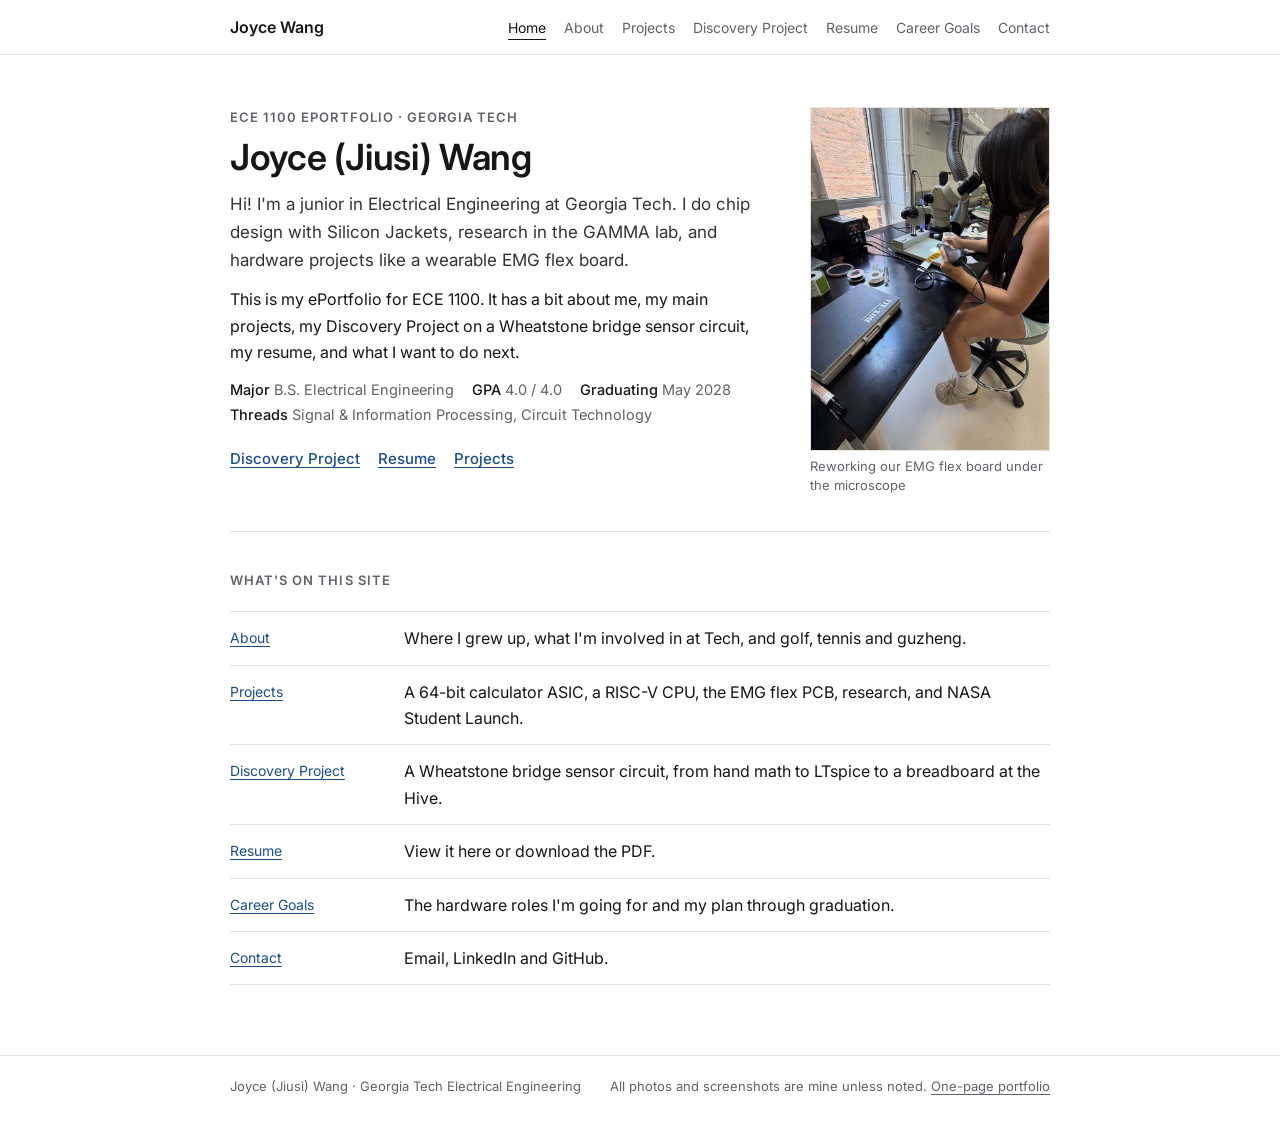
<file: index.html>
<!doctype html>
<html lang="en">
<head>
<meta charset="utf-8">
<meta name="viewport" content="width=device-width, initial-scale=1">
<title>Joyce Wang | ePortfolio</title>
<meta name="description" content="Joyce Wang, Electrical Engineering at Georgia Tech. ECE 1100 ePortfolio.">
<link rel="preconnect" href="https://fonts.googleapis.com">
<link rel="preconnect" href="https://fonts.gstatic.com" crossorigin>
<link href="https://fonts.googleapis.com/css2?family=Inter:wght@400;500;600;700&display=swap" rel="stylesheet">
<link rel="stylesheet" href="style.css">
</head>
<body>
<a class="skip" href="#main">Skip to content</a>
<header class="bar">
  <div class="wrap">
    <a class="name" href="index.html">Joyce Wang</a>
    <nav aria-label="Main">
      <a href="index.html" aria-current="page">Home</a>
      <a href="about.html">About</a>
      <a href="projects.html">Projects</a>
      <a href="discovery.html">Discovery Project</a>
      <a href="resume.html">Resume</a>
      <a href="goals.html">Career Goals</a>
      <a href="contact.html">Contact</a>
    </nav>
  </div>
</header>
<main id="main" class="wrap">
<div class="hero">
  <div>
    <div class="eyebrow">ECE 1100 ePortfolio · Georgia Tech</div>
    <h1>Joyce (Jiusi) Wang</h1>
    <p class="lede">Hi! I'm a junior in Electrical Engineering at Georgia Tech. I do chip design with Silicon Jackets, research in the GAMMA lab, and hardware projects like a wearable EMG flex board.</p>
    <p>This is my ePortfolio for ECE 1100. It has a bit about me, my main projects, my Discovery Project on a Wheatstone bridge sensor circuit, my resume, and what I want to do next.</p>
    <div class="facts">
      <span><strong>Major</strong> B.S. Electrical Engineering</span>
      <span><strong>GPA</strong> 4.0 / 4.0</span>
      <span><strong>Graduating</strong> May 2028</span>
      <span><strong>Threads</strong> Signal &amp; Information Processing, Circuit Technology</span>
    </div>
    <p style="margin-top:18px"><a class="btn" href="discovery.html">Discovery Project</a><a class="btn" href="resume.html">Resume</a><a class="btn" href="projects.html">Projects</a></p>
  </div>
  <figure>
    <img src="flex-rework.jpg" alt="Joyce at a stereo microscope using a hot air rework tool on a flexible circuit board" width="766" height="1100">
    <figcaption>Reworking our EMG flex board under the microscope</figcaption>
  </figure>
</div>

<section>
  <h2>What's on this site</h2>
  <div class="rows">
    <div class="row"><div class="when"><a href="about.html">About</a></div><p>Where I grew up, what I'm involved in at Tech, and golf, tennis and guzheng.</p></div>
    <div class="row"><div class="when"><a href="projects.html">Projects</a></div><p>A 64-bit calculator ASIC, a RISC-V CPU, the EMG flex PCB, research, and NASA Student Launch.</p></div>
    <div class="row"><div class="when"><a href="discovery.html">Discovery Project</a></div><p>A Wheatstone bridge sensor circuit, from hand math to LTspice to a breadboard at the Hive.</p></div>
    <div class="row"><div class="when"><a href="resume.html">Resume</a></div><p>View it here or download the PDF.</p></div>
    <div class="row"><div class="when"><a href="goals.html">Career Goals</a></div><p>The hardware roles I'm going for and my plan through graduation.</p></div>
    <div class="row"><div class="when"><a href="contact.html">Contact</a></div><p>Email, LinkedIn and GitHub.</p></div>
  </div>
</section>
</main>
<footer>
  <div class="wrap">
    <span>Joyce (Jiusi) Wang · Georgia Tech Electrical Engineering</span>
    <span>All photos and screenshots are mine unless noted. <a href="portfolio.html">One-page portfolio</a></span>
  </div>
</footer>
</body>
</html>
</file>
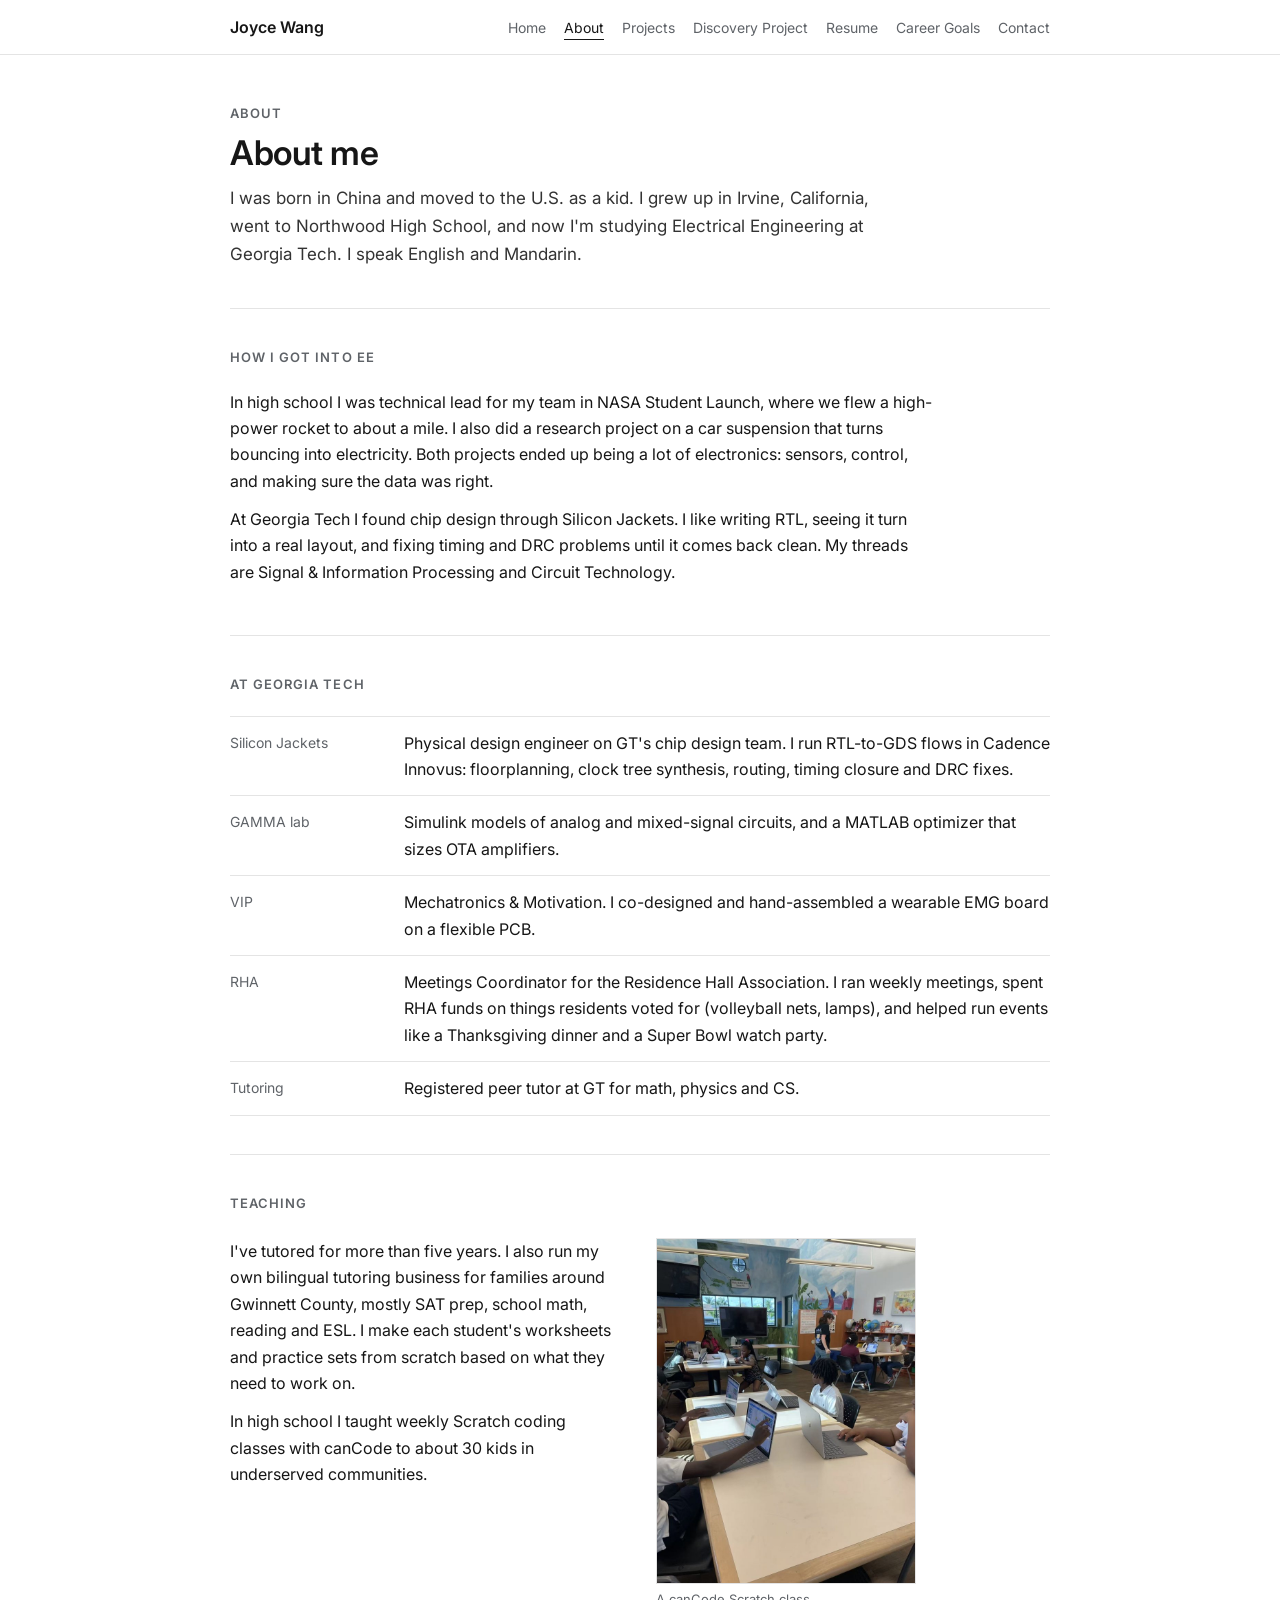
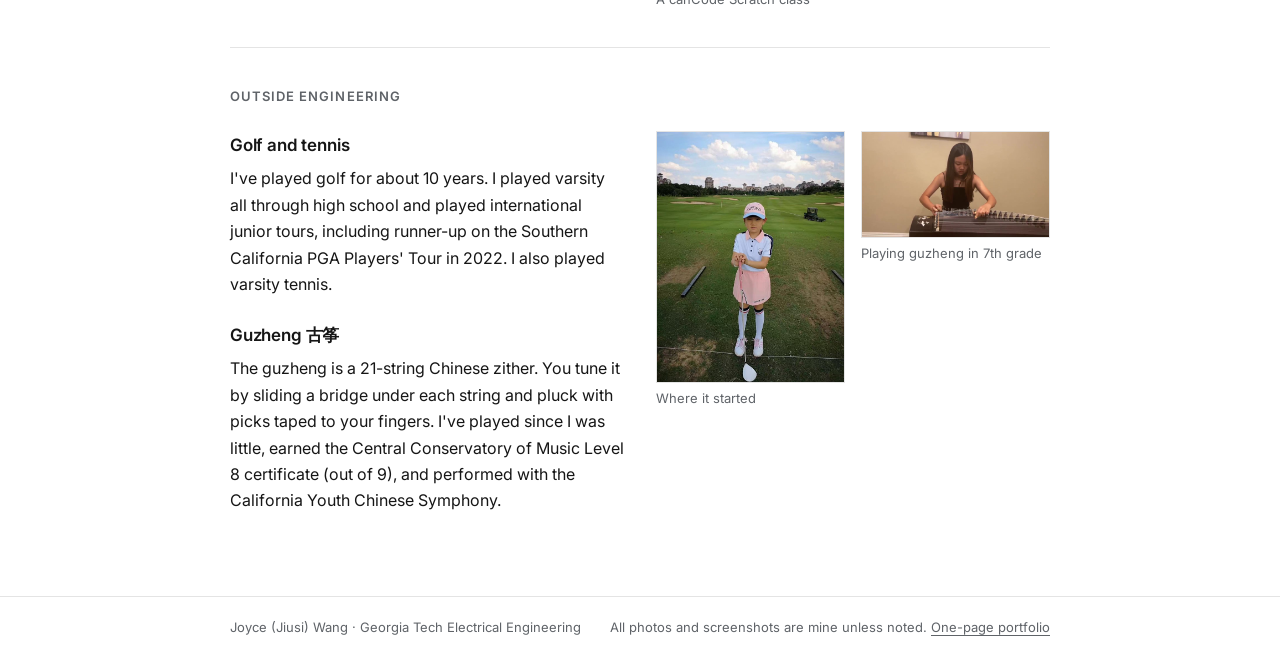
<file: about.html>
<!doctype html>
<html lang="en">
<head>
<meta charset="utf-8">
<meta name="viewport" content="width=device-width, initial-scale=1">
<title>About | Joyce Wang</title>
<meta name="description" content="About Joyce Wang.">
<link rel="preconnect" href="https://fonts.googleapis.com">
<link rel="preconnect" href="https://fonts.gstatic.com" crossorigin>
<link href="https://fonts.googleapis.com/css2?family=Inter:wght@400;500;600;700&display=swap" rel="stylesheet">
<link rel="stylesheet" href="style.css">
</head>
<body>
<a class="skip" href="#main">Skip to content</a>
<header class="bar">
  <div class="wrap">
    <a class="name" href="index.html">Joyce Wang</a>
    <nav aria-label="Main">
      <a href="index.html">Home</a>
      <a href="about.html" aria-current="page">About</a>
      <a href="projects.html">Projects</a>
      <a href="discovery.html">Discovery Project</a>
      <a href="resume.html">Resume</a>
      <a href="goals.html">Career Goals</a>
      <a href="contact.html">Contact</a>
    </nav>
  </div>
</header>
<main id="main" class="wrap">
<div class="page-head">
  <div class="eyebrow">About</div>
  <h1>About me</h1>
  <p class="lede">I was born in China and moved to the U.S. as a kid. I grew up in Irvine, California, went to Northwood High School, and now I'm studying Electrical Engineering at Georgia Tech. I speak English and Mandarin.</p>
</div>

<section>
  <h2>How I got into EE</h2>
  <div class="text">
    <p>In high school I was technical lead for my team in NASA Student Launch, where we flew a high-power rocket to about a mile. I also did a research project on a car suspension that turns bouncing into electricity. Both projects ended up being a lot of electronics: sensors, control, and making sure the data was right.</p>
    <p>At Georgia Tech I found chip design through Silicon Jackets. I like writing RTL, seeing it turn into a real layout, and fixing timing and DRC problems until it comes back clean. My threads are Signal &amp; Information Processing and Circuit Technology.</p>
  </div>
</section>

<section>
  <h2>At Georgia Tech</h2>
  <div class="rows">
    <div class="row"><div class="when">Silicon Jackets</div><p>Physical design engineer on GT's chip design team. I run RTL-to-GDS flows in Cadence Innovus: floorplanning, clock tree synthesis, routing, timing closure and DRC fixes.</p></div>
    <div class="row"><div class="when">GAMMA lab</div><p>Simulink models of analog and mixed-signal circuits, and a MATLAB optimizer that sizes OTA amplifiers.</p></div>
    <div class="row"><div class="when">VIP</div><p>Mechatronics &amp; Motivation. I co-designed and hand-assembled a wearable EMG board on a flexible PCB.</p></div>
    <div class="row"><div class="when">RHA</div><p>Meetings Coordinator for the Residence Hall Association. I ran weekly meetings, spent RHA funds on things residents voted for (volleyball nets, lamps), and helped run events like a Thanksgiving dinner and a Super Bowl watch party.</p></div>
    <div class="row"><div class="when">Tutoring</div><p>Registered peer tutor at GT for math, physics and CS.</p></div>
  </div>
</section>

<section>
  <h2>Teaching</h2>
  <div class="part">
    <div class="text">
      <p>I've tutored for more than five years. I also run my own bilingual tutoring business for families around Gwinnett County, mostly SAT prep, school math, reading and ESL. I make each student's worksheets and practice sets from scratch based on what they need to work on.</p>
      <p>In high school I taught weekly Scratch coding classes with canCode to about 30 kids in underserved communities.</p>
    </div>
    <figure class="narrow"><img src="cancode.jpg" alt="Kids working on Scratch projects on laptops during a canCode class" width="750" height="1000" loading="lazy"><figcaption>A canCode Scratch class</figcaption></figure>
  </div>
</section>

<section>
  <h2>Outside engineering</h2>
  <div class="part">
    <div class="text">
      <h3 style="margin-top:0">Golf and tennis</h3>
      <p>I've played golf for about 10 years. I played varsity all through high school and played international junior tours, including runner-up on the Southern California PGA Players' Tour in 2022. I also played varsity tennis.</p>
      <h3>Guzheng 古筝</h3>
      <p>The guzheng is a 21-string Chinese zither. You tune it by sliding a bridge under each string and pluck with picks taped to your fingers. I've played since I was little, earned the Central Conservatory of Music Level 8 certificate (out of 9), and performed with the California Youth Chinese Symphony.</p>
    </div>
    <div class="figs two">
      <figure><img src="golf-kid.jpg" alt="Joyce as a young kid holding a golf club on a driving range" width="675" height="900" loading="lazy"><figcaption>Where it started</figcaption></figure>
      <figure><img src="guzheng-poster.jpg" alt="Joyce playing the guzheng" width="1280" height="720" loading="lazy"><figcaption>Playing guzheng in 7th grade</figcaption></figure>
    </div>
  </div>
</section>
</main>
<footer>
  <div class="wrap">
    <span>Joyce (Jiusi) Wang · Georgia Tech Electrical Engineering</span>
    <span>All photos and screenshots are mine unless noted. <a href="portfolio.html">One-page portfolio</a></span>
  </div>
</footer>
</body>
</html>
</file>
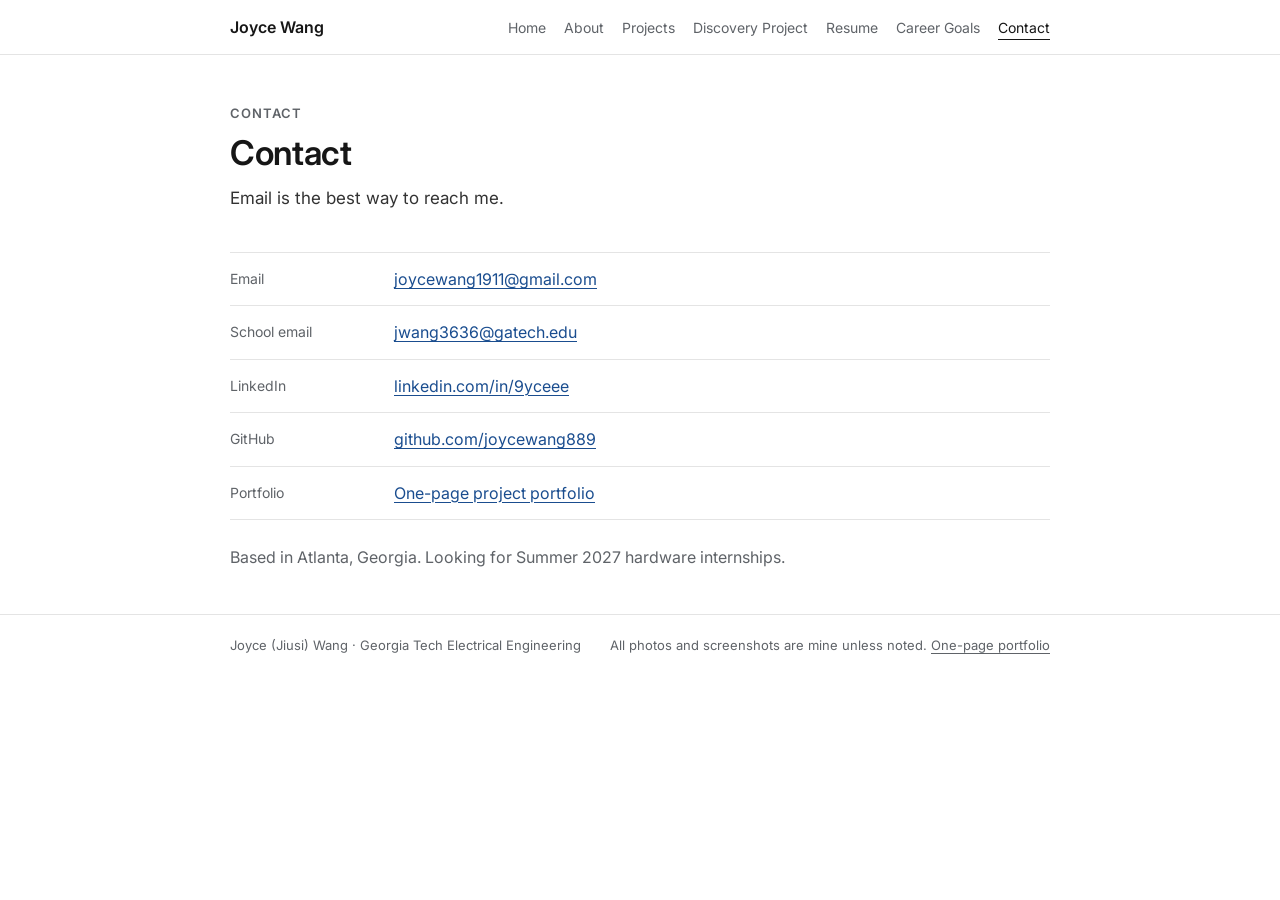
<file: contact.html>
<!doctype html>
<html lang="en">
<head>
<meta charset="utf-8">
<meta name="viewport" content="width=device-width, initial-scale=1">
<title>Contact | Joyce Wang</title>
<meta name="description" content="How to contact Joyce Wang.">
<link rel="preconnect" href="https://fonts.googleapis.com">
<link rel="preconnect" href="https://fonts.gstatic.com" crossorigin>
<link href="https://fonts.googleapis.com/css2?family=Inter:wght@400;500;600;700&display=swap" rel="stylesheet">
<link rel="stylesheet" href="style.css">
</head>
<body>
<a class="skip" href="#main">Skip to content</a>
<header class="bar">
  <div class="wrap">
    <a class="name" href="index.html">Joyce Wang</a>
    <nav aria-label="Main">
      <a href="index.html">Home</a>
      <a href="about.html">About</a>
      <a href="projects.html">Projects</a>
      <a href="discovery.html">Discovery Project</a>
      <a href="resume.html">Resume</a>
      <a href="goals.html">Career Goals</a>
      <a href="contact.html" aria-current="page">Contact</a>
    </nav>
  </div>
</header>
<main id="main" class="wrap">
<div class="page-head">
  <div class="eyebrow">Contact</div>
  <h1>Contact</h1>
  <p class="lede">Email is the best way to reach me.</p>
</div>
<div class="rows contact-rows">
  <div class="row"><div class="when">Email</div><p><a href="mailto:joycewang1911@gmail.com">joycewang1911@gmail.com</a></p></div>
  <div class="row"><div class="when">School email</div><p><a href="mailto:jwang3636@gatech.edu">jwang3636@gatech.edu</a></p></div>
  <div class="row"><div class="when">LinkedIn</div><p><a href="https://www.linkedin.com/in/9yceee" target="_blank" rel="noopener">linkedin.com/in/9yceee</a></p></div>
  <div class="row"><div class="when">GitHub</div><p><a href="https://github.com/joycewang889" target="_blank" rel="noopener">github.com/joycewang889</a></p></div>
  <div class="row"><div class="when">Portfolio</div><p><a href="portfolio.html">One-page project portfolio</a></p></div>
</div>
<p style="margin-top:24px;color:var(--muted)">Based in Atlanta, Georgia. Looking for Summer 2027 hardware internships.</p>
</main>
<footer>
  <div class="wrap">
    <span>Joyce (Jiusi) Wang · Georgia Tech Electrical Engineering</span>
    <span>All photos and screenshots are mine unless noted. <a href="portfolio.html">One-page portfolio</a></span>
  </div>
</footer>
</body>
</html>
</file>
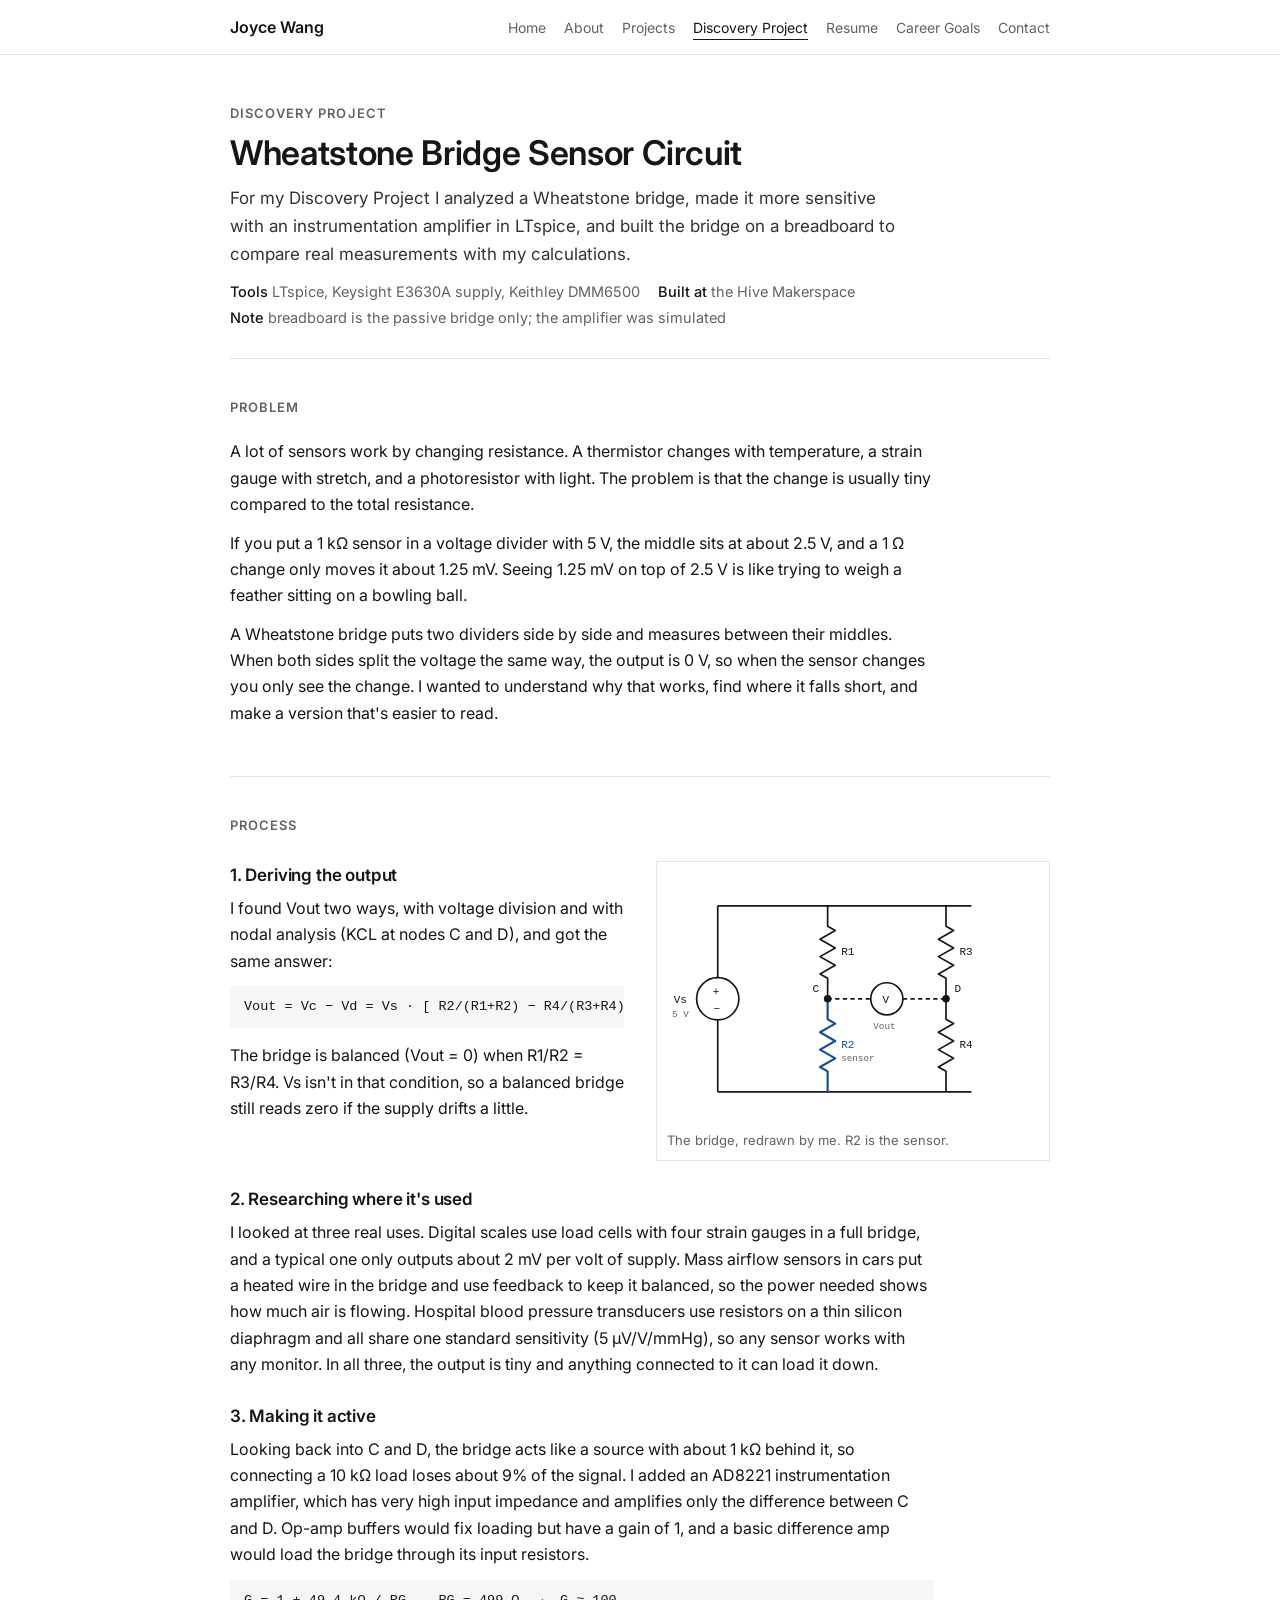
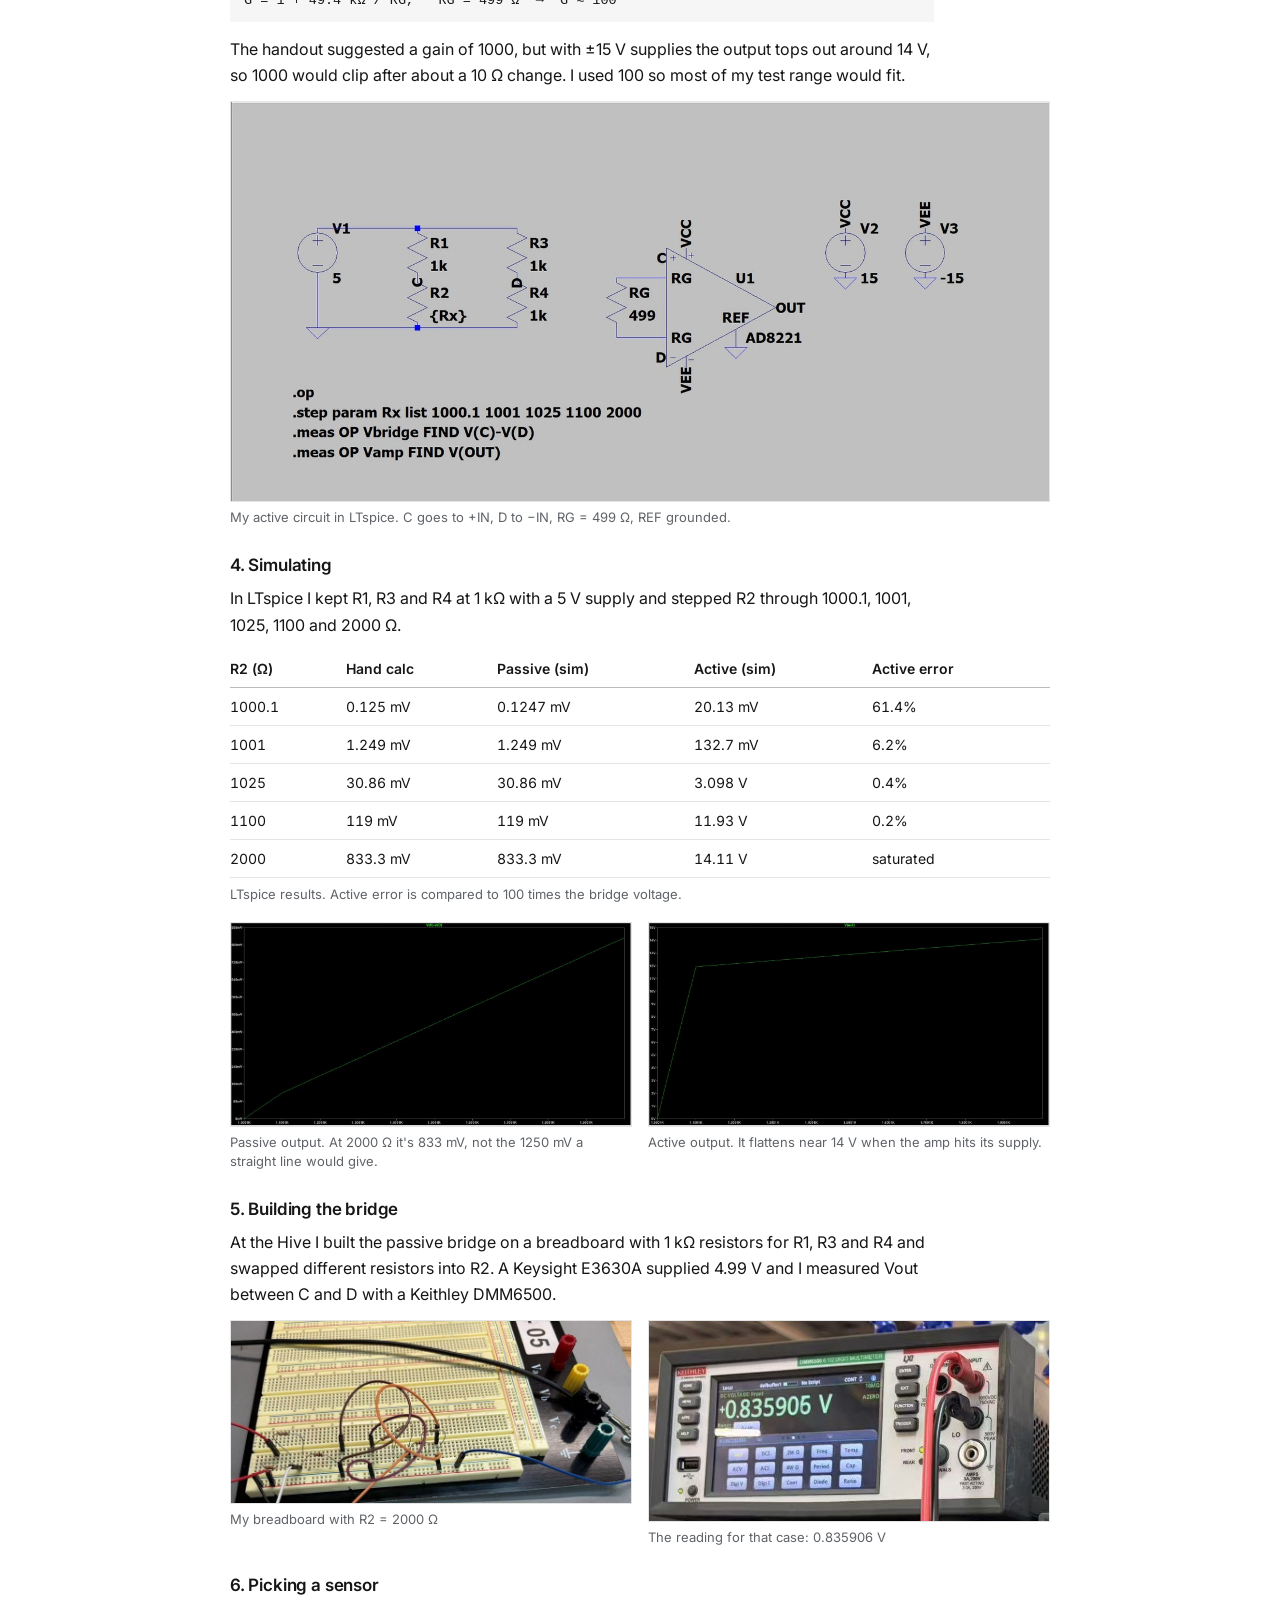
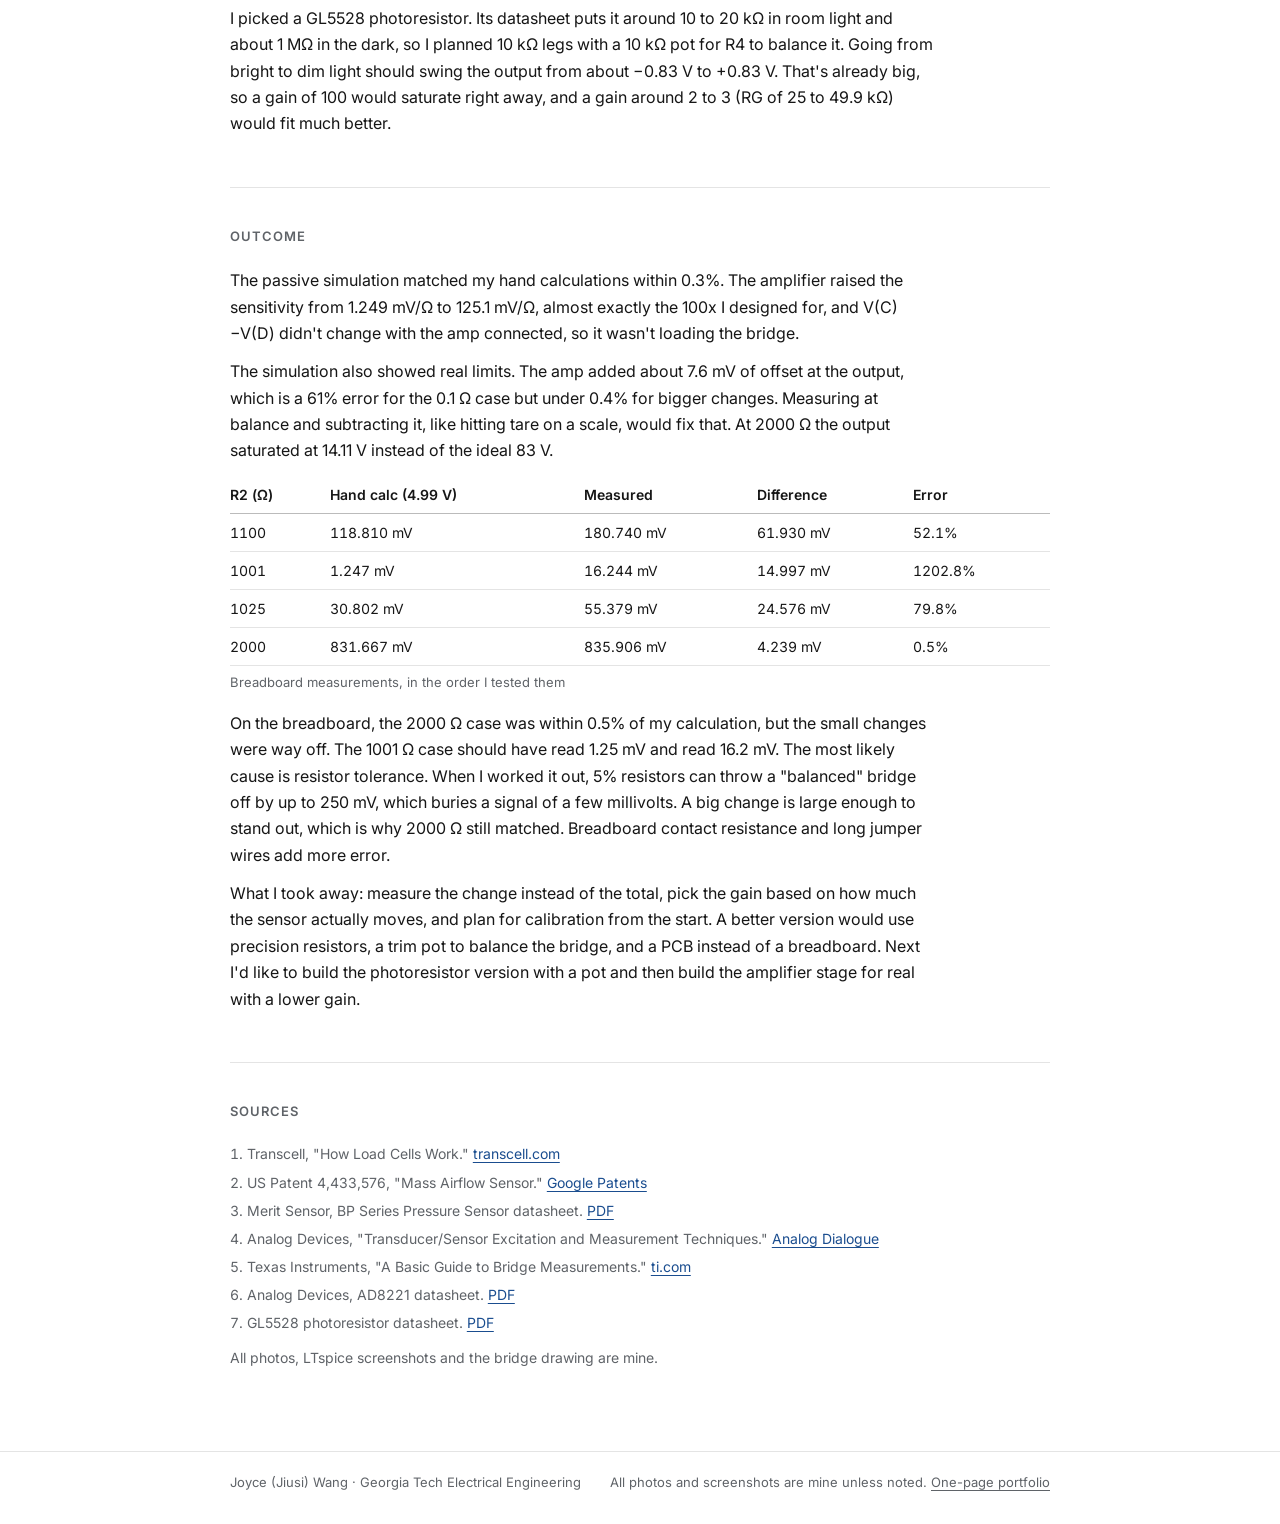
<file: discovery.html>
<!doctype html>
<html lang="en">
<head>
<meta charset="utf-8">
<meta name="viewport" content="width=device-width, initial-scale=1">
<title>Discovery Project | Joyce Wang</title>
<meta name="description" content="Wheatstone bridge sensor circuit: analysis, LTspice simulation and breadboard build.">
<link rel="preconnect" href="https://fonts.googleapis.com">
<link rel="preconnect" href="https://fonts.gstatic.com" crossorigin>
<link href="https://fonts.googleapis.com/css2?family=Inter:wght@400;500;600;700&display=swap" rel="stylesheet">
<link rel="stylesheet" href="style.css">
</head>
<body>
<a class="skip" href="#main">Skip to content</a>
<header class="bar">
  <div class="wrap">
    <a class="name" href="index.html">Joyce Wang</a>
    <nav aria-label="Main">
      <a href="index.html">Home</a>
      <a href="about.html">About</a>
      <a href="projects.html">Projects</a>
      <a href="discovery.html" aria-current="page">Discovery Project</a>
      <a href="resume.html">Resume</a>
      <a href="goals.html">Career Goals</a>
      <a href="contact.html">Contact</a>
    </nav>
  </div>
</header>
<main id="main" class="wrap">
<div class="page-head">
  <div class="eyebrow">Discovery Project</div>
  <h1>Wheatstone Bridge Sensor Circuit</h1>
  <p class="lede">For my Discovery Project I analyzed a Wheatstone bridge, made it more sensitive with an instrumentation amplifier in LTspice, and built the bridge on a breadboard to compare real measurements with my calculations.</p>
  <div class="facts">
    <span><strong>Tools</strong> LTspice, Keysight E3630A supply, Keithley DMM6500</span>
    <span><strong>Built at</strong> the Hive Makerspace</span>
    <span><strong>Note</strong> breadboard is the passive bridge only; the amplifier was simulated</span>
  </div>
</div>

<section>
  <h2>Problem</h2>
  <div class="text">
    <p>A lot of sensors work by changing resistance. A thermistor changes with temperature, a strain gauge with stretch, and a photoresistor with light. The problem is that the change is usually tiny compared to the total resistance.</p>
    <p>If you put a 1 kΩ sensor in a voltage divider with 5 V, the middle sits at about 2.5 V, and a 1 Ω change only moves it about 1.25 mV. Seeing 1.25 mV on top of 2.5 V is like trying to weigh a feather sitting on a bowling ball.</p>
    <p>A Wheatstone bridge puts two dividers side by side and measures between their middles. When both sides split the voltage the same way, the output is 0 V, so when the sensor changes you only see the change. I wanted to understand why that works, find where it falls short, and make a version that's easier to read.</p>
  </div>
</section>

<section>
  <h2>Process</h2>
  <div class="part">
    <div class="text">
      <h3 style="margin-top:0">1. Deriving the output</h3>
      <p>I found Vout two ways, with voltage division and with nodal analysis (KCL at nodes C and D), and got the same answer:</p>
      <pre class="eq">Vout = Vc − Vd = Vs · [ R2/(R1+R2) − R4/(R3+R4) ]</pre>
      <p>The bridge is balanced (Vout = 0) when R1/R2 = R3/R4. Vs isn't in that condition, so a balanced bridge still reads zero if the supply drifts a little.</p>
    </div>
    <figure class="diagram"><svg viewBox="0 0 440 300" role="img" aria-label="Wheatstone bridge: a 5 V source feeds R1 over R2 on the left with node C between them, and R3 over R4 on the right with node D. Vout is measured between C and D.">
  <g fill="none" stroke-width="2" stroke-linejoin="round" class="st">
    <path d="M60,40 H360 M60,260 H360 M60,40 V125 M60,175 V260"/>
    <circle cx="60" cy="150" r="25"/>
    <path d="M190,40 L190,64.2 L199,69.3 L181,79.6 L199,89.9 L181,100.1 L199,110.4 L181,120.7 L190,125.8 L190,150"/>
    <path d="M190,150 L190,174.2 L199,179.3 L181,189.6 L199,199.9 L181,210.1 L199,220.4 L181,230.7 L190,235.8 L190,260" style="stroke:var(--accent)" stroke-width="2.6"/>
    <path d="M330,40 L330,64.2 L339,69.3 L321,79.6 L339,89.9 L321,100.1 L339,110.4 L321,120.7 L330,125.8 L330,150"/>
    <path d="M330,150 L330,174.2 L339,179.3 L321,189.6 L339,199.9 L321,210.1 L339,220.4 L321,230.7 L330,235.8 L330,260"/>
    <path d="M190,150 H241 M279,150 H330" stroke-dasharray="5 4"/>
    <circle cx="260" cy="150" r="19"/>
  </g>
  <circle cx="190" cy="150" r="4.5" style="fill:var(--fg)"/><circle cx="330" cy="150" r="4.5" style="fill:var(--fg)"/>
  <text class="dt" x="54" y="146">+</text><text class="dt" x="55" y="166">&#8722;</text>
  <text class="dt" x="8" y="155">Vs</text><text class="dts" x="6" y="171">5 V</text>
  <text class="dt" x="206" y="98">R1</text>
  <text class="dt" x="206" y="208" style="fill:var(--accent)">R2</text><text class="dts" x="206" y="224">sensor</text>
  <text class="dt" x="346" y="98">R3</text><text class="dt" x="346" y="208">R4</text>
  <text class="dt" x="172" y="142">C</text><text class="dt" x="340" y="142">D</text>
  <text class="dt" x="255" y="155">V</text><text class="dts" x="244" y="186">Vout</text>
</svg><figcaption>The bridge, redrawn by me. R2 is the sensor.</figcaption></figure>
  </div>

  <div class="text">
    <h3>2. Researching where it's used</h3>
    <p>I looked at three real uses. Digital scales use load cells with four strain gauges in a full bridge, and a typical one only outputs about 2 mV per volt of supply. Mass airflow sensors in cars put a heated wire in the bridge and use feedback to keep it balanced, so the power needed shows how much air is flowing. Hospital blood pressure transducers use resistors on a thin silicon diaphragm and all share one standard sensitivity (5 µV/V/mmHg), so any sensor works with any monitor. In all three, the output is tiny and anything connected to it can load it down.</p>

    <h3>3. Making it active</h3>
    <p>Looking back into C and D, the bridge acts like a source with about 1 kΩ behind it, so connecting a 10 kΩ load loses about 9% of the signal. I added an AD8221 instrumentation amplifier, which has very high input impedance and amplifies only the difference between C and D. Op-amp buffers would fix loading but have a gain of 1, and a basic difference amp would load the bridge through its input resistors.</p>
    <pre class="eq">G = 1 + 49.4 kΩ / RG,   RG = 499 Ω  →  G ≈ 100</pre>
    <p>The handout suggested a gain of 1000, but with ±15 V supplies the output tops out around 14 V, so 1000 would clip after about a 10 Ω change. I used 100 so most of my test range would fit.</p>
  </div>
  <figure style="margin-top:8px"><img src="img/ltspice-active.jpg" alt="LTspice schematic of the bridge driving an AD8221 with RG of 499 ohms and plus and minus 15 V supplies" width="1400" height="684" loading="lazy"><figcaption>My active circuit in LTspice. C goes to +IN, D to −IN, RG = 499 Ω, REF grounded.</figcaption></figure>

  <div class="text">
    <h3>4. Simulating</h3>
    <p>In LTspice I kept R1, R3 and R4 at 1 kΩ with a 5 V supply and stepped R2 through 1000.1, 1001, 1025, 1100 and 2000 Ω.</p>
  </div>
  <div class="tbl"><table>
    <thead><tr><th>R2 (Ω)</th><th>Hand calc</th><th>Passive (sim)</th><th>Active (sim)</th><th>Active error</th></tr></thead>
    <tbody>
      <tr><td>1000.1</td><td>0.125 mV</td><td>0.1247 mV</td><td>20.13 mV</td><td>61.4%</td></tr>
      <tr><td>1001</td><td>1.249 mV</td><td>1.249 mV</td><td>132.7 mV</td><td>6.2%</td></tr>
      <tr><td>1025</td><td>30.86 mV</td><td>30.86 mV</td><td>3.098 V</td><td>0.4%</td></tr>
      <tr><td>1100</td><td>119 mV</td><td>119 mV</td><td>11.93 V</td><td>0.2%</td></tr>
      <tr><td>2000</td><td>833.3 mV</td><td>833.3 mV</td><td>14.11 V</td><td>saturated</td></tr>
    </tbody>
    <caption>LTspice results. Active error is compared to 100 times the bridge voltage.</caption>
  </table></div>
  <div class="figs two">
    <figure><img src="img/ltspice-passive-plot.jpg" alt="LTspice plot of the passive bridge output" width="1389" height="705" loading="lazy"><figcaption>Passive output. At 2000 Ω it's 833 mV, not the 1250 mV a straight line would give.</figcaption></figure>
    <figure><img src="img/ltspice-active-plot.jpg" alt="LTspice plot of the active output flattening near 14 V" width="1389" height="705" loading="lazy"><figcaption>Active output. It flattens near 14 V when the amp hits its supply.</figcaption></figure>
  </div>

  <div class="text">
    <h3>5. Building the bridge</h3>
    <p>At the Hive I built the passive bridge on a breadboard with 1 kΩ resistors for R1, R3 and R4 and swapped different resistors into R2. A Keysight E3630A supplied 4.99 V and I measured Vout between C and D with a Keithley DMM6500.</p>
  </div>
  <div class="figs two">
    <figure><img src="img/bridge-breadboard.jpg" alt="Breadboard with the bridge resistors and jumper wires connected to the power supply" width="853" height="388" loading="lazy"><figcaption>My breadboard with R2 = 2000 Ω</figcaption></figure>
    <figure><img src="img/bridge-dmm.jpg" alt="Keithley DMM6500 reading positive 0.835906 volts" width="700" height="350" loading="lazy"><figcaption>The reading for that case: 0.835906 V</figcaption></figure>
  </div>

  <div class="text">
    <h3>6. Picking a sensor</h3>
    <p>I picked a GL5528 photoresistor. Its datasheet puts it around 10 to 20 kΩ in room light and about 1 MΩ in the dark, so I planned 10 kΩ legs with a 10 kΩ pot for R4 to balance it. Going from bright to dim light should swing the output from about −0.83 V to +0.83 V. That's already big, so a gain of 100 would saturate right away, and a gain around 2 to 3 (RG of 25 to 49.9 kΩ) would fit much better.</p>
  </div>
</section>

<section>
  <h2>Outcome</h2>
  <div class="text">
    <p>The passive simulation matched my hand calculations within 0.3%. The amplifier raised the sensitivity from 1.249 mV/Ω to 125.1 mV/Ω, almost exactly the 100x I designed for, and V(C)−V(D) didn't change with the amp connected, so it wasn't loading the bridge.</p>
    <p>The simulation also showed real limits. The amp added about 7.6 mV of offset at the output, which is a 61% error for the 0.1 Ω case but under 0.4% for bigger changes. Measuring at balance and subtracting it, like hitting tare on a scale, would fix that. At 2000 Ω the output saturated at 14.11 V instead of the ideal 83 V.</p>
  </div>
  <div class="tbl"><table>
    <thead><tr><th>R2 (Ω)</th><th>Hand calc (4.99 V)</th><th>Measured</th><th>Difference</th><th>Error</th></tr></thead>
    <tbody>
      <tr><td>1100</td><td>118.810 mV</td><td>180.740 mV</td><td>61.930 mV</td><td>52.1%</td></tr>
      <tr><td>1001</td><td>1.247 mV</td><td>16.244 mV</td><td>14.997 mV</td><td>1202.8%</td></tr>
      <tr><td>1025</td><td>30.802 mV</td><td>55.379 mV</td><td>24.576 mV</td><td>79.8%</td></tr>
      <tr><td>2000</td><td>831.667 mV</td><td>835.906 mV</td><td>4.239 mV</td><td>0.5%</td></tr>
    </tbody>
    <caption>Breadboard measurements, in the order I tested them</caption>
  </table></div>
  <div class="text">
    <p>On the breadboard, the 2000 Ω case was within 0.5% of my calculation, but the small changes were way off. The 1001 Ω case should have read 1.25 mV and read 16.2 mV. The most likely cause is resistor tolerance. When I worked it out, 5% resistors can throw a "balanced" bridge off by up to 250 mV, which buries a signal of a few millivolts. A big change is large enough to stand out, which is why 2000 Ω still matched. Breadboard contact resistance and long jumper wires add more error.</p>
    <p>What I took away: measure the change instead of the total, pick the gain based on how much the sensor actually moves, and plan for calibration from the start. A better version would use precision resistors, a trim pot to balance the bridge, and a PCB instead of a breadboard. Next I'd like to build the photoresistor version with a pot and then build the amplifier stage for real with a lower gain.</p>
  </div>
</section>

<section>
  <h2>Sources</h2>
  <ol class="list" style="font-size:14px;color:var(--muted)">
    <li>Transcell, "How Load Cells Work." <a href="https://transcell.com/how-load-cells-work/">transcell.com</a></li>
    <li>US Patent 4,433,576, "Mass Airflow Sensor." <a href="https://patents.google.com/patent/US4433576">Google Patents</a></li>
    <li>Merit Sensor, BP Series Pressure Sensor datasheet. <a href="https://www.mouser.com/datasheet/2/764/BP-series-769877.pdf">PDF</a></li>
    <li>Analog Devices, "Transducer/Sensor Excitation and Measurement Techniques." <a href="https://www.analog.com/en/resources/analog-dialogue/articles/transducer-sensor-excitation-and-measurement-techniques.html">Analog Dialogue</a></li>
    <li>Texas Instruments, "A Basic Guide to Bridge Measurements." <a href="https://www.ti.com/document-viewer/lit/html/SBAA532">ti.com</a></li>
    <li>Analog Devices, AD8221 datasheet. <a href="https://www.analog.com/media/en/technical-documentation/data-sheets/AD8221.pdf">PDF</a></li>
    <li>GL5528 photoresistor datasheet. <a href="https://static.rapidonline.com/pdf/58-0134_v1.pdf">PDF</a></li>
  </ol>
  <p style="font-size:14px;color:var(--muted)">All photos, LTspice screenshots and the bridge drawing are mine.</p>
</section>
</main>
<footer>
  <div class="wrap">
    <span>Joyce (Jiusi) Wang · Georgia Tech Electrical Engineering</span>
    <span>All photos and screenshots are mine unless noted. <a href="portfolio.html">One-page portfolio</a></span>
  </div>
</footer>
</body>
</html>
</file>
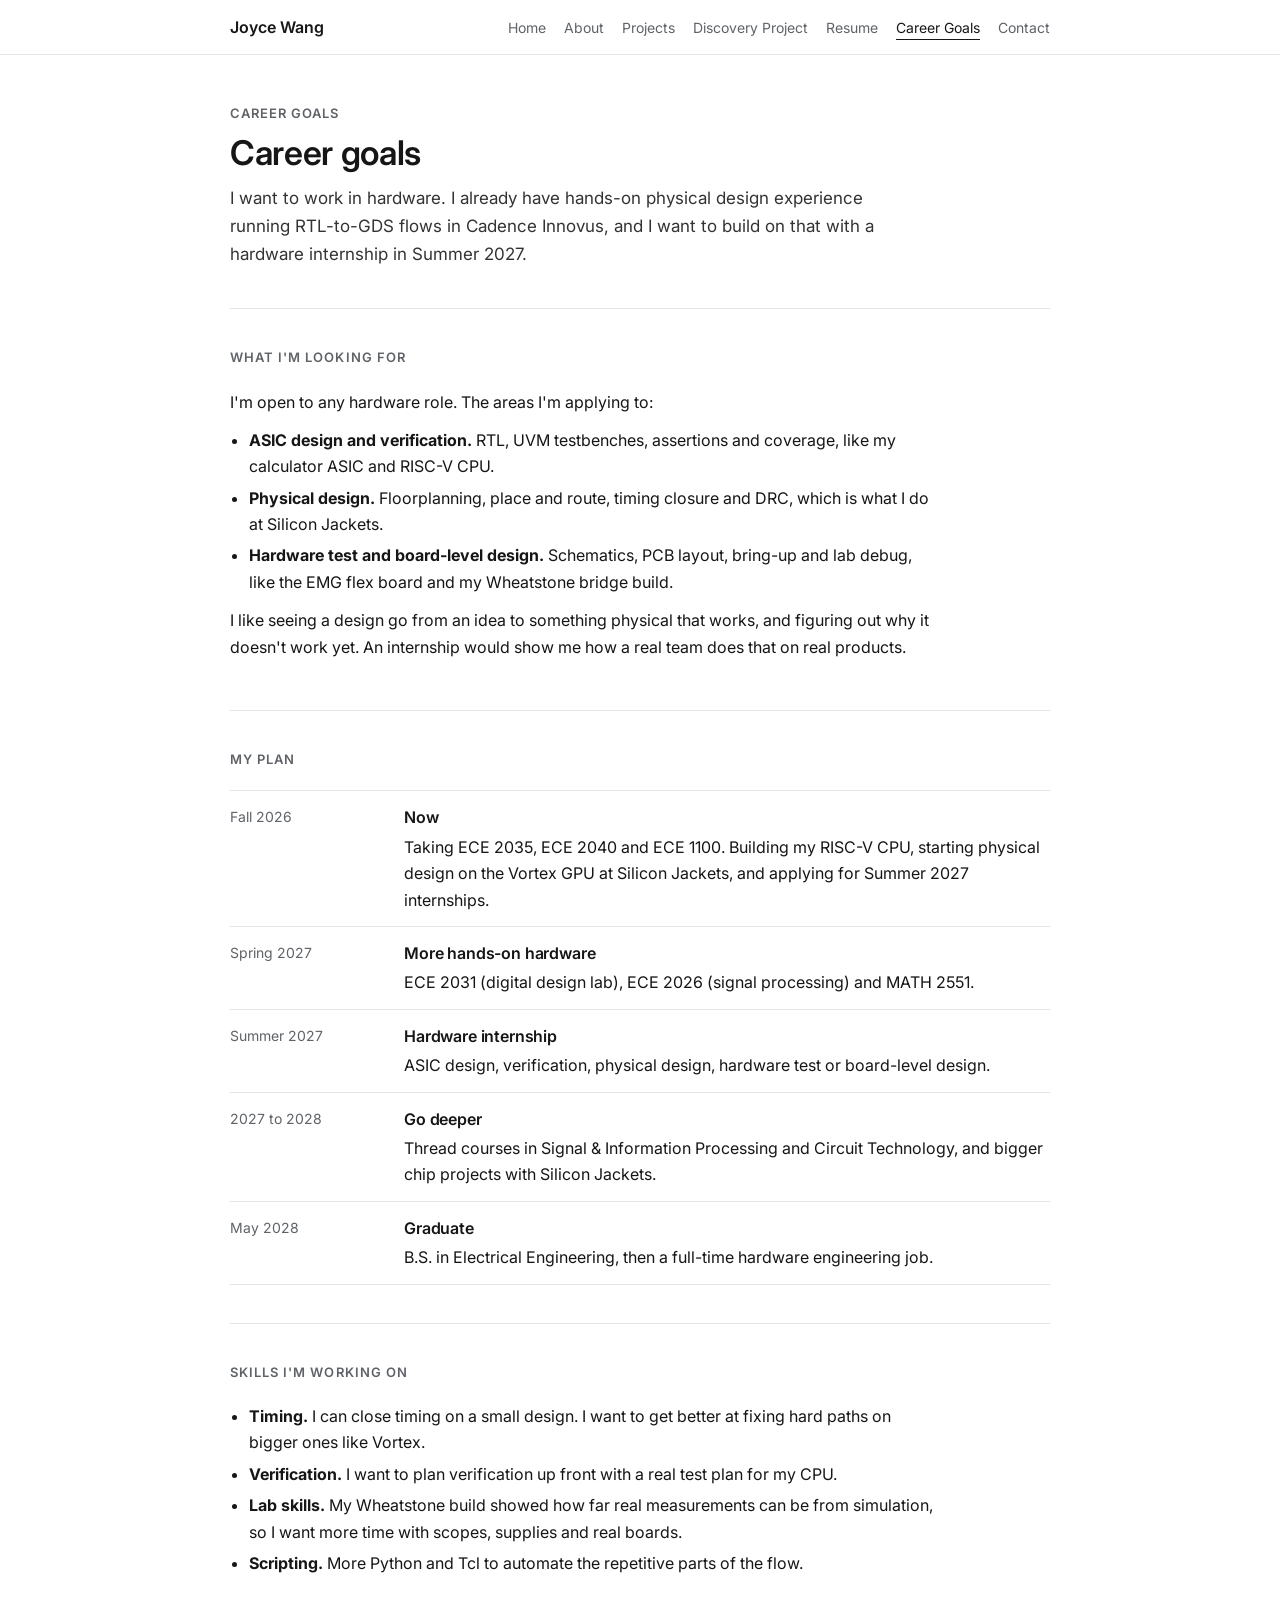
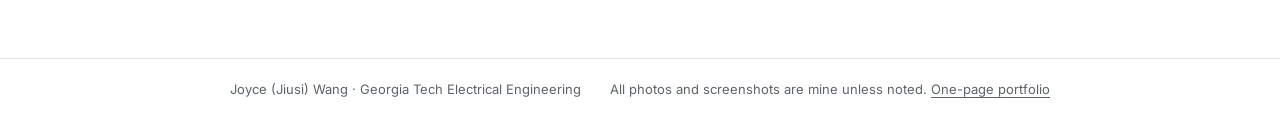
<file: goals.html>
<!doctype html>
<html lang="en">
<head>
<meta charset="utf-8">
<meta name="viewport" content="width=device-width, initial-scale=1">
<title>Career Goals | Joyce Wang</title>
<meta name="description" content="Joyce Wang's career goals.">
<link rel="preconnect" href="https://fonts.googleapis.com">
<link rel="preconnect" href="https://fonts.gstatic.com" crossorigin>
<link href="https://fonts.googleapis.com/css2?family=Inter:wght@400;500;600;700&display=swap" rel="stylesheet">
<link rel="stylesheet" href="style.css">
</head>
<body>
<a class="skip" href="#main">Skip to content</a>
<header class="bar">
  <div class="wrap">
    <a class="name" href="index.html">Joyce Wang</a>
    <nav aria-label="Main">
      <a href="index.html">Home</a>
      <a href="about.html">About</a>
      <a href="projects.html">Projects</a>
      <a href="discovery.html">Discovery Project</a>
      <a href="resume.html">Resume</a>
      <a href="goals.html" aria-current="page">Career Goals</a>
      <a href="contact.html">Contact</a>
    </nav>
  </div>
</header>
<main id="main" class="wrap">
<div class="page-head">
  <div class="eyebrow">Career Goals</div>
  <h1>Career goals</h1>
  <p class="lede">I want to work in hardware. I already have hands-on physical design experience running RTL-to-GDS flows in Cadence Innovus, and I want to build on that with a hardware internship in Summer 2027.</p>
</div>

<section>
  <h2>What I'm looking for</h2>
  <div class="text">
    <p>I'm open to any hardware role. The areas I'm applying to:</p>
    <ul class="list">
      <li><b>ASIC design and verification.</b> RTL, UVM testbenches, assertions and coverage, like my calculator ASIC and RISC-V CPU.</li>
      <li><b>Physical design.</b> Floorplanning, place and route, timing closure and DRC, which is what I do at Silicon Jackets.</li>
      <li><b>Hardware test and board-level design.</b> Schematics, PCB layout, bring-up and lab debug, like the EMG flex board and my Wheatstone bridge build.</li>
    </ul>
    <p>I like seeing a design go from an idea to something physical that works, and figuring out why it doesn't work yet. An internship would show me how a real team does that on real products.</p>
  </div>
</section>

<section>
  <h2>My plan</h2>
  <div class="rows">
    <div class="row"><div class="when">Fall 2026</div><div><h3>Now</h3><p>Taking ECE 2035, ECE 2040 and ECE 1100. Building my RISC-V CPU, starting physical design on the Vortex GPU at Silicon Jackets, and applying for Summer 2027 internships.</p></div></div>
    <div class="row"><div class="when">Spring 2027</div><div><h3>More hands-on hardware</h3><p>ECE 2031 (digital design lab), ECE 2026 (signal processing) and MATH 2551.</p></div></div>
    <div class="row"><div class="when">Summer 2027</div><div><h3>Hardware internship</h3><p>ASIC design, verification, physical design, hardware test or board-level design.</p></div></div>
    <div class="row"><div class="when">2027 to 2028</div><div><h3>Go deeper</h3><p>Thread courses in Signal &amp; Information Processing and Circuit Technology, and bigger chip projects with Silicon Jackets.</p></div></div>
    <div class="row"><div class="when">May 2028</div><div><h3>Graduate</h3><p>B.S. in Electrical Engineering, then a full-time hardware engineering job.</p></div></div>
  </div>
</section>

<section>
  <h2>Skills I'm working on</h2>
  <div class="text">
    <ul class="list">
      <li><b>Timing.</b> I can close timing on a small design. I want to get better at fixing hard paths on bigger ones like Vortex.</li>
      <li><b>Verification.</b> I want to plan verification up front with a real test plan for my CPU.</li>
      <li><b>Lab skills.</b> My Wheatstone build showed how far real measurements can be from simulation, so I want more time with scopes, supplies and real boards.</li>
      <li><b>Scripting.</b> More Python and Tcl to automate the repetitive parts of the flow.</li>
    </ul>
  </div>
</section>
</main>
<footer>
  <div class="wrap">
    <span>Joyce (Jiusi) Wang · Georgia Tech Electrical Engineering</span>
    <span>All photos and screenshots are mine unless noted. <a href="portfolio.html">One-page portfolio</a></span>
  </div>
</footer>
</body>
</html>
</file>
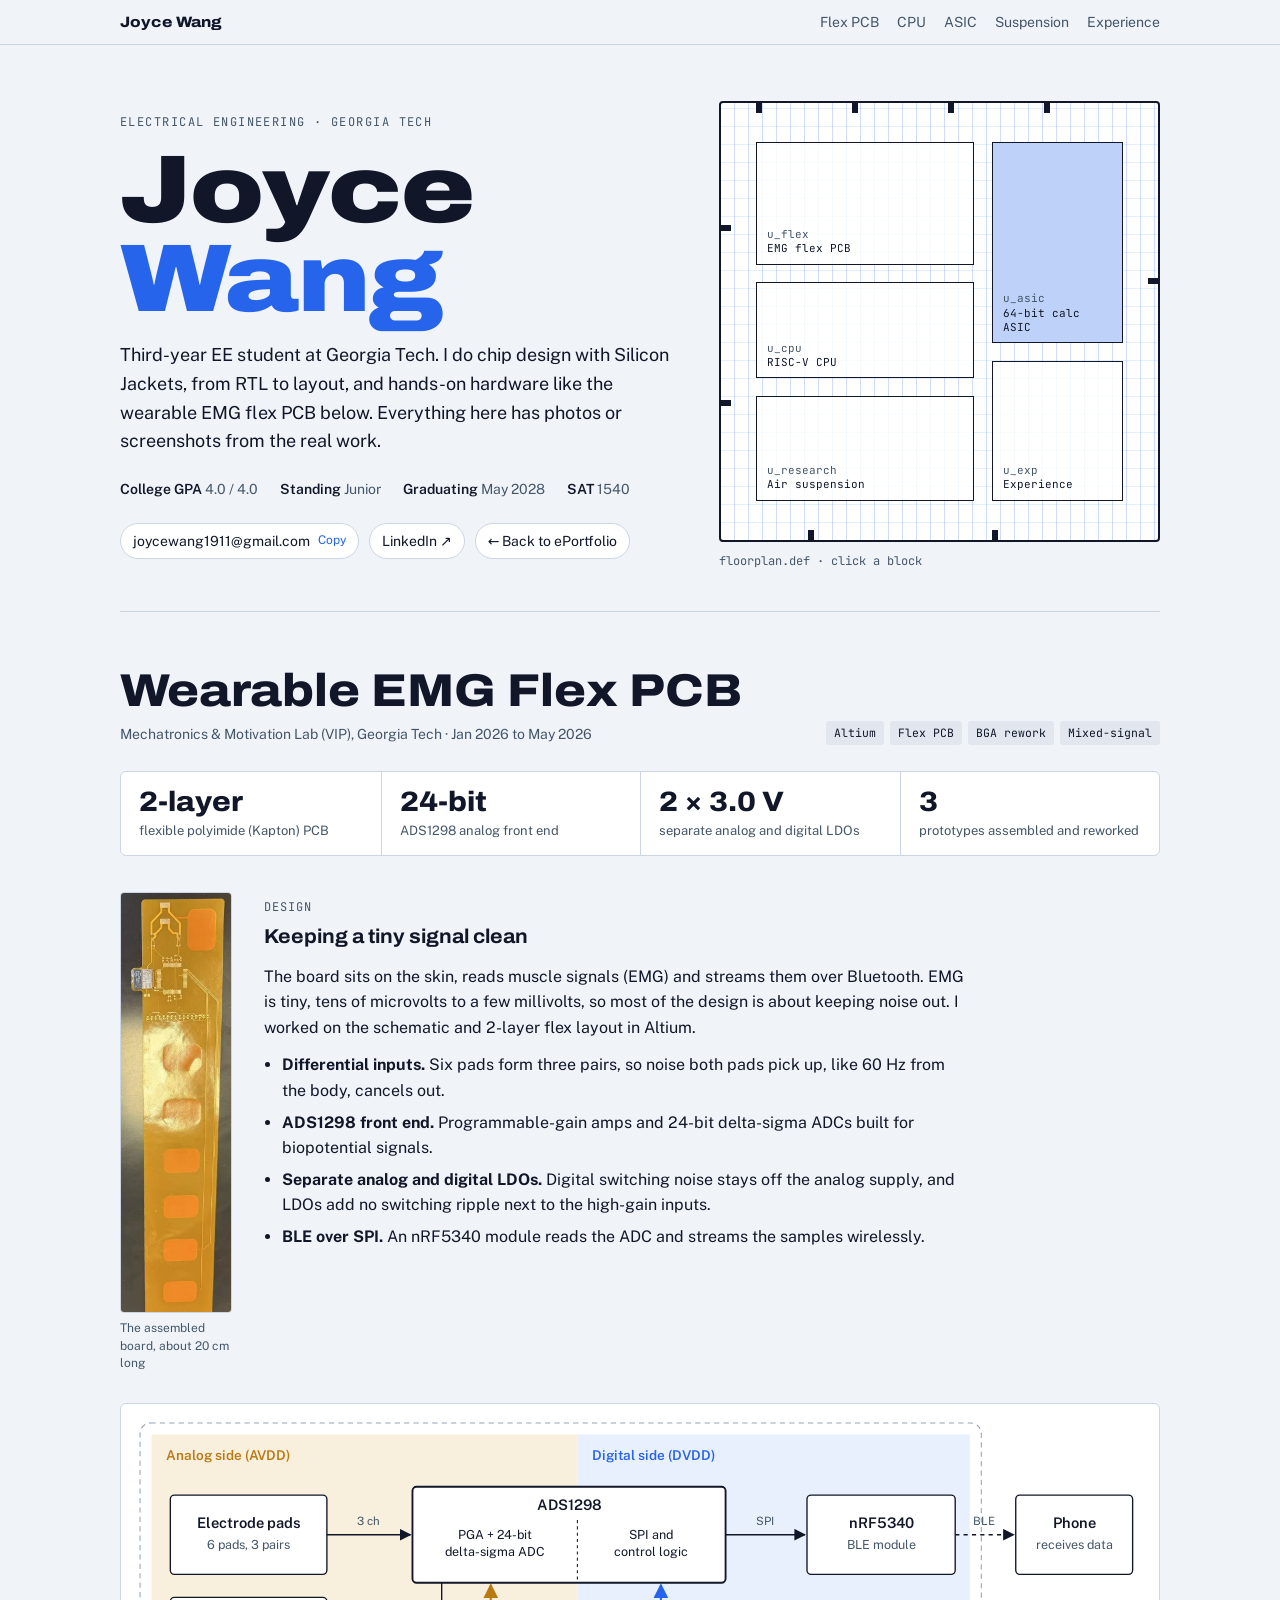
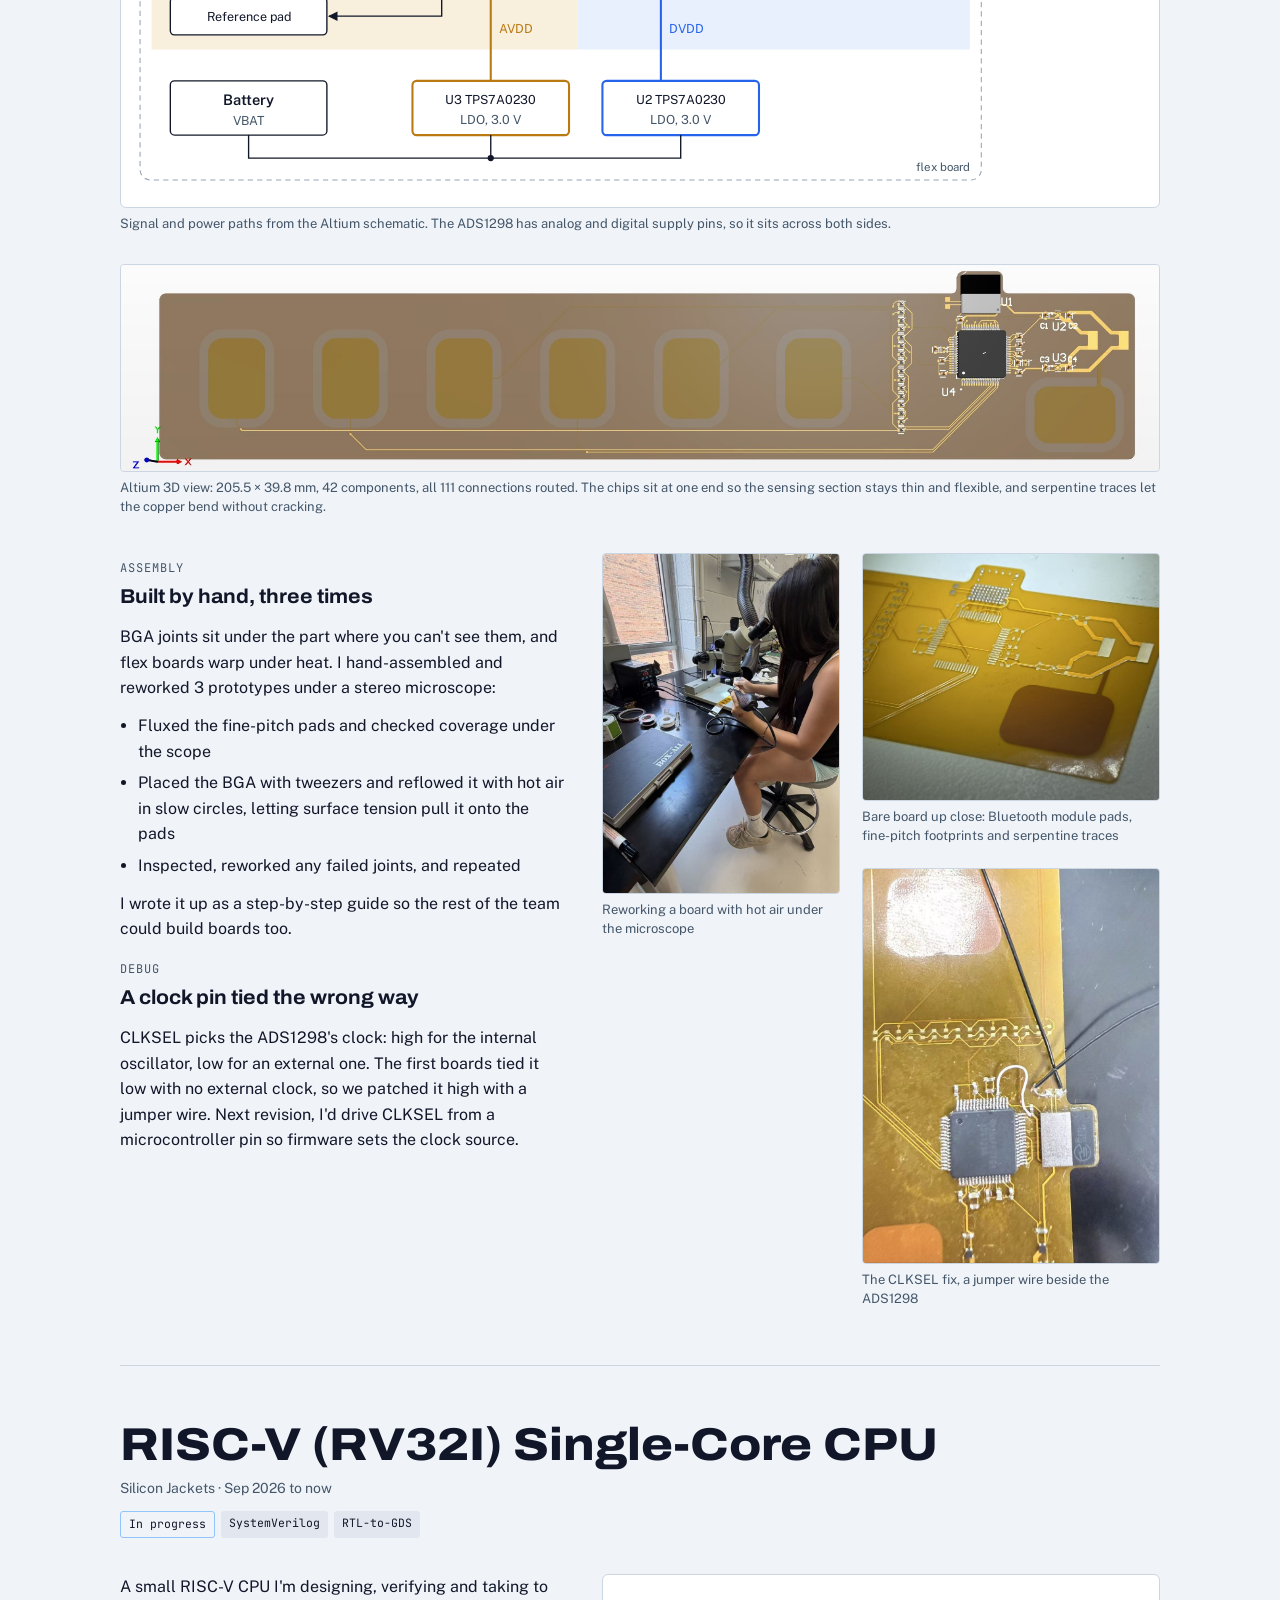
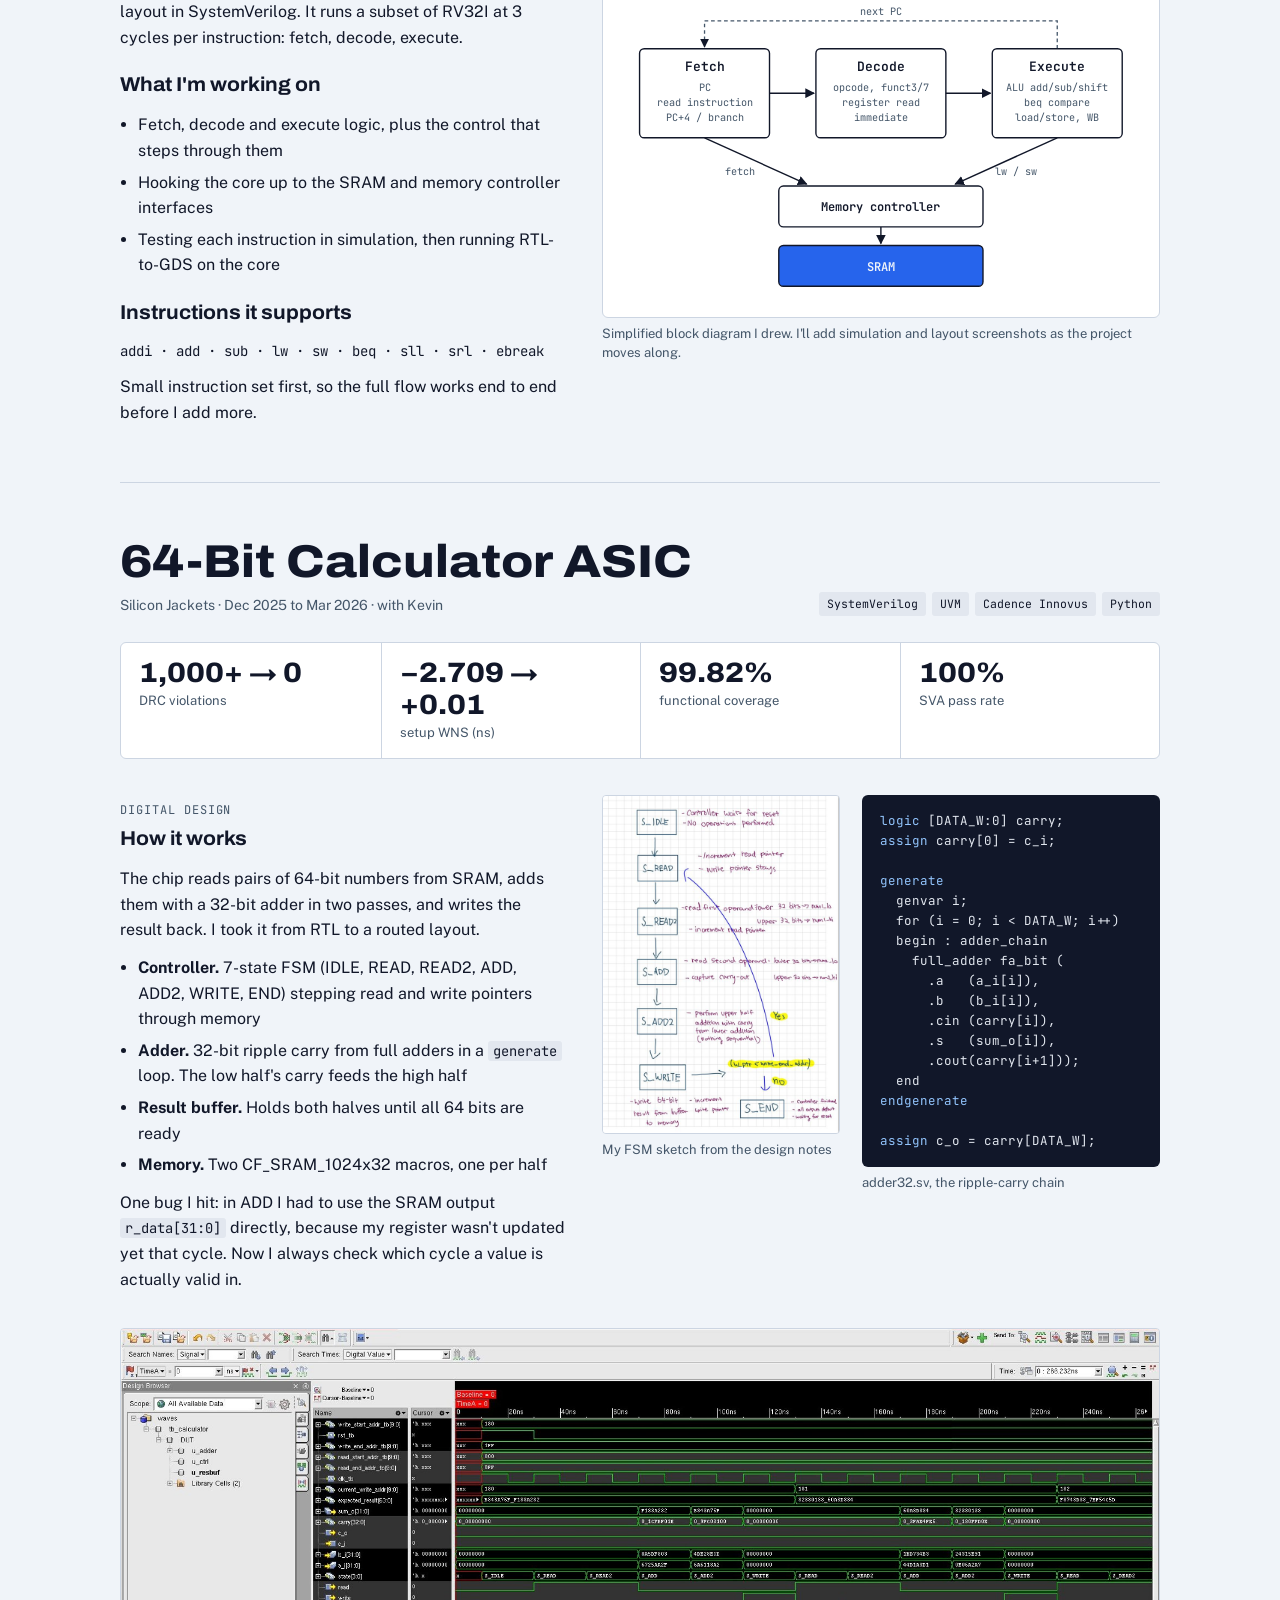
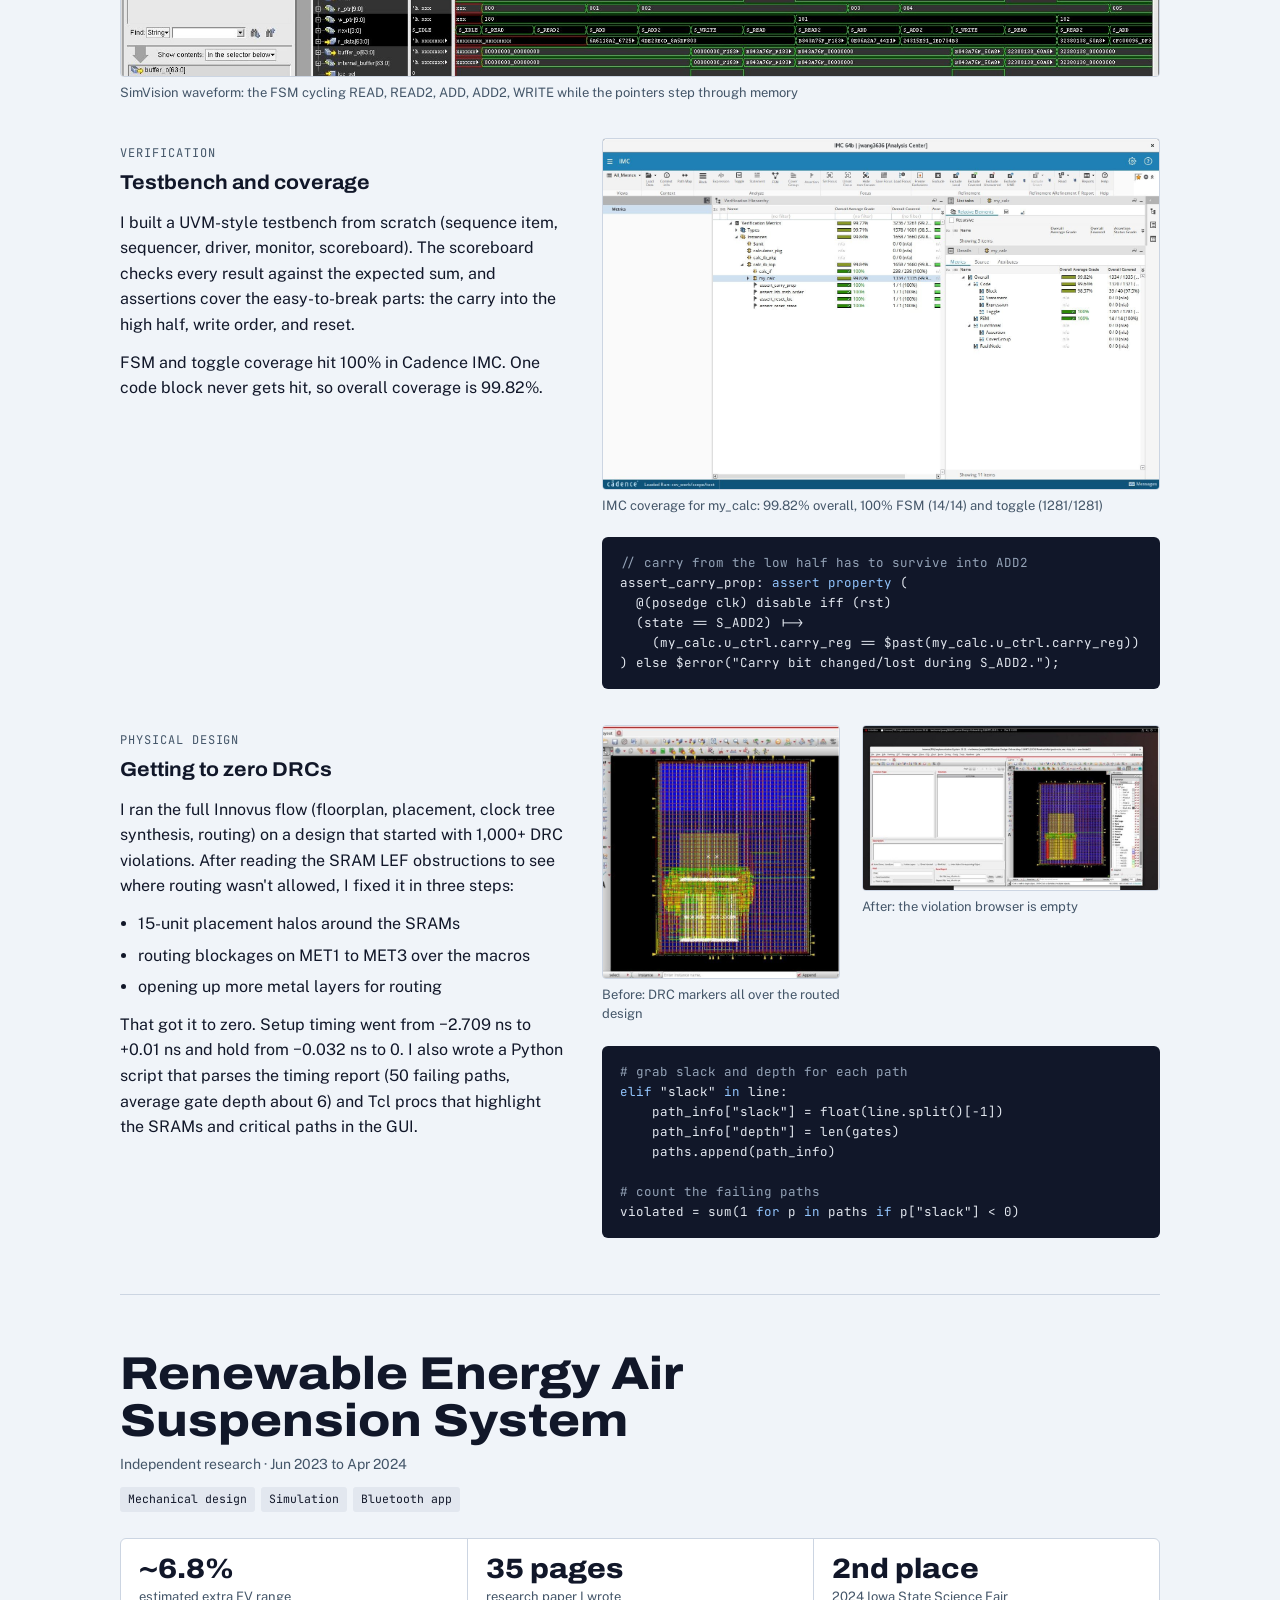
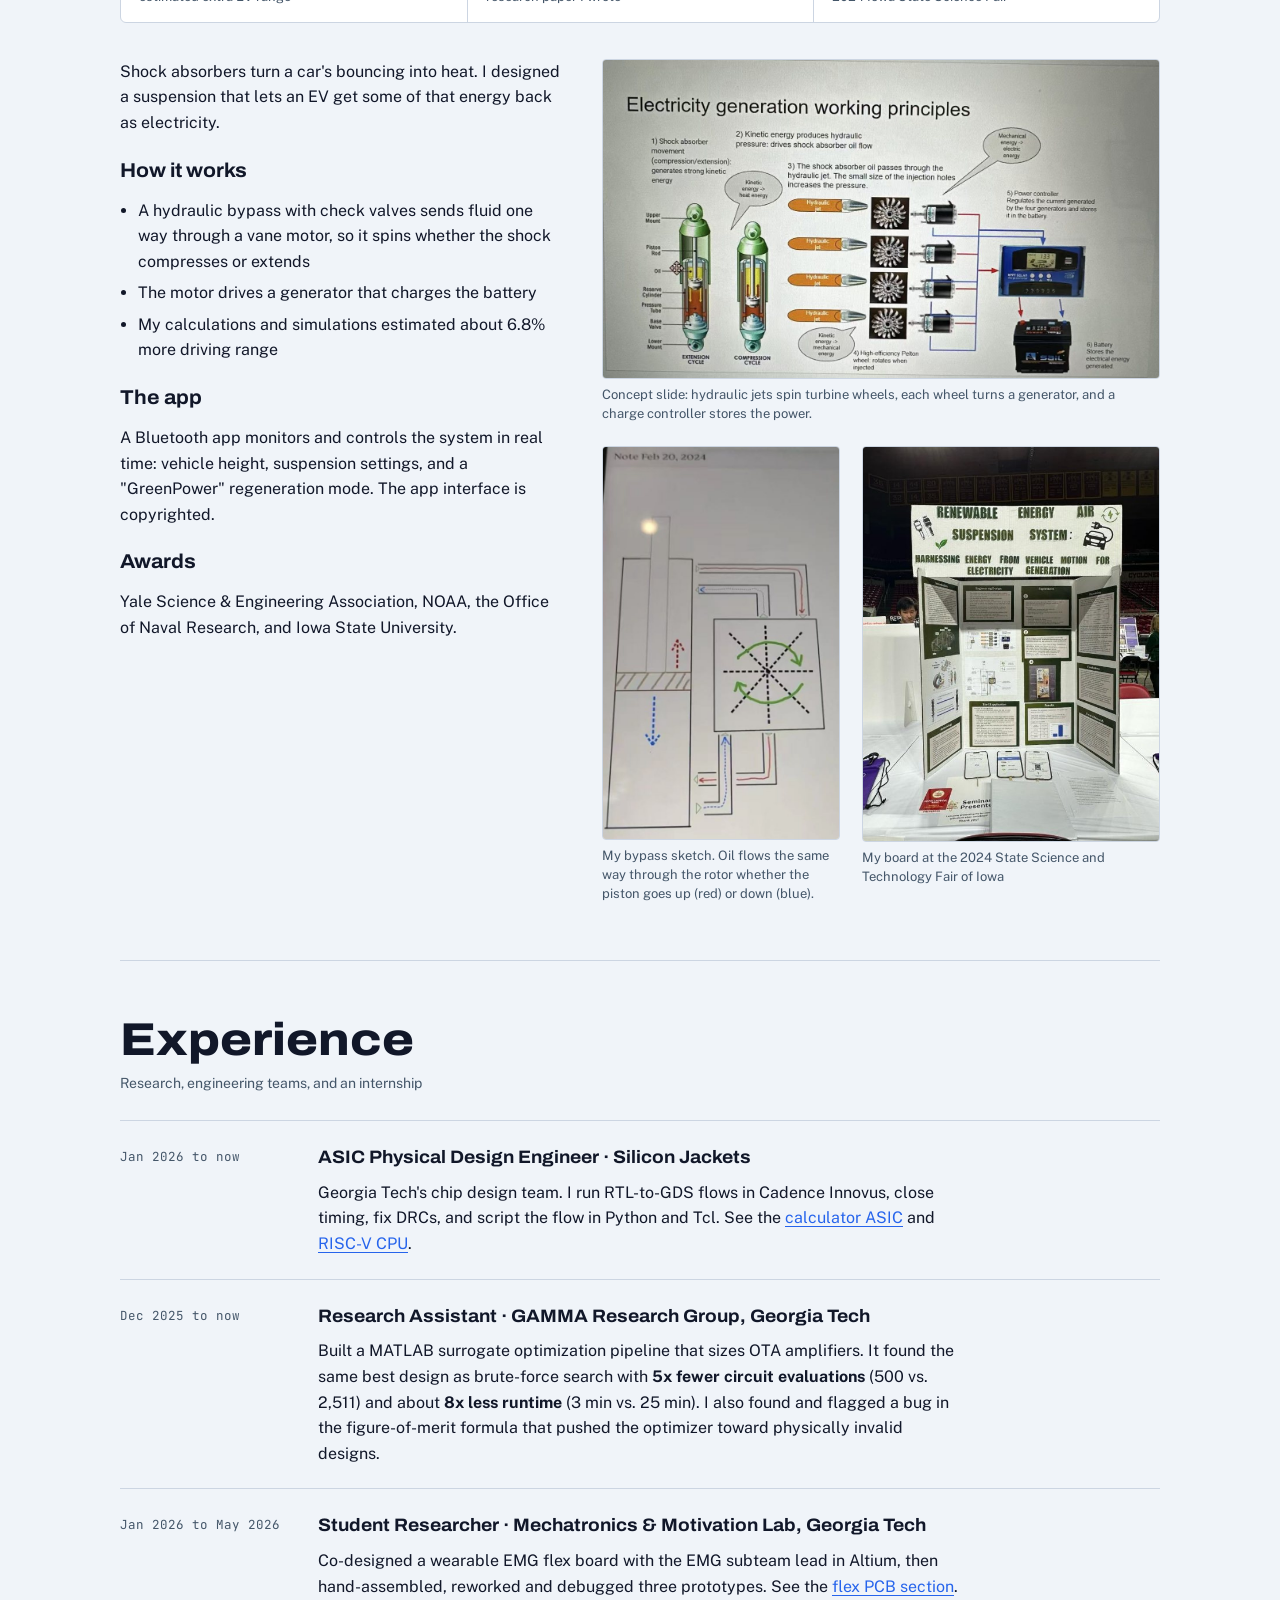
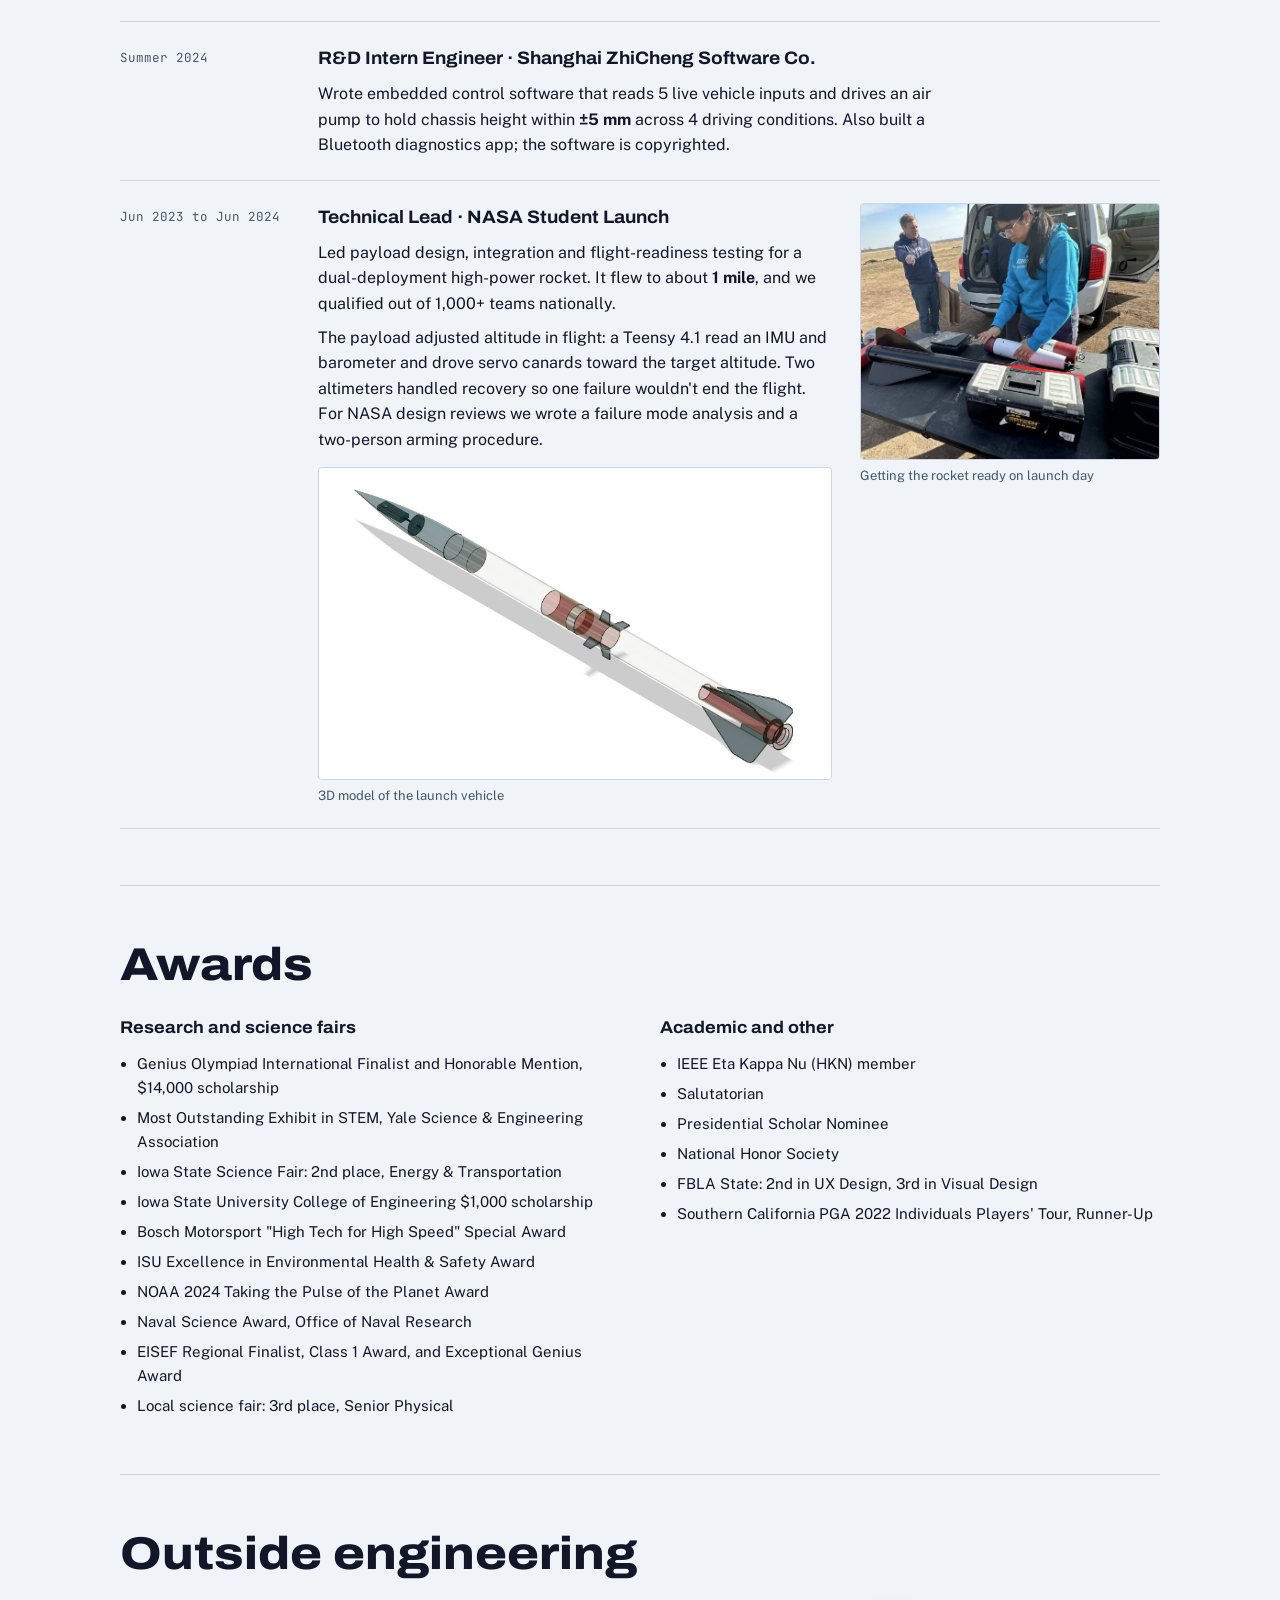
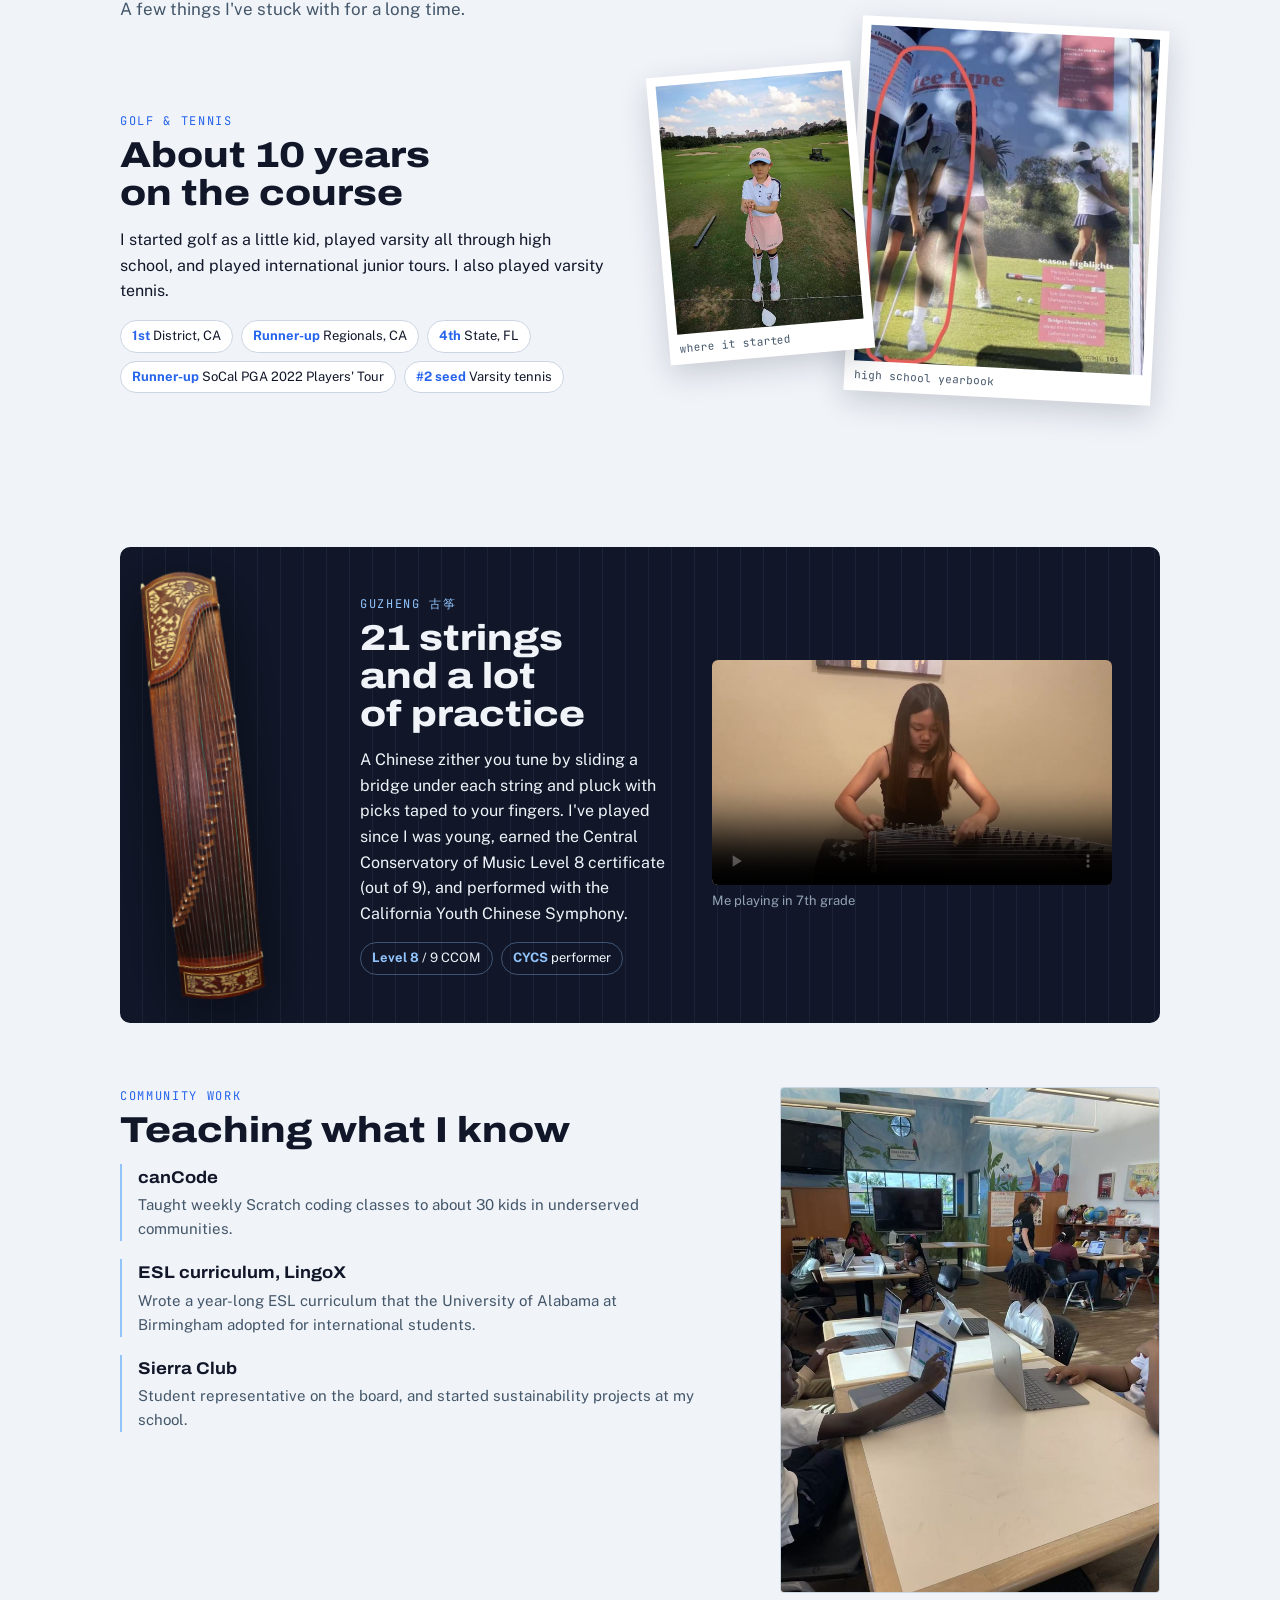
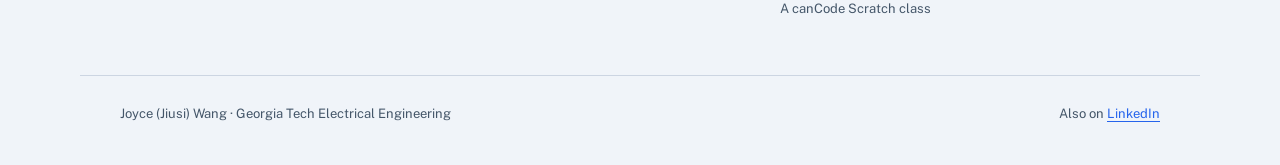
<file: portfolio.html>
<!doctype html>
<html lang="en">
<head>
<meta charset="utf-8">
<meta name="viewport" content="width=device-width, initial-scale=1, viewport-fit=cover">
<meta name="description" content="Joyce Wang, Electrical Engineering at Georgia Tech. Flex PCB, ASIC design, verification, and physical design projects.">
<title>Joyce Wang Portfolio</title>
<link rel="preconnect" href="https://fonts.googleapis.com">
<link rel="preconnect" href="https://fonts.gstatic.com" crossorigin>
<link rel="stylesheet" href="https://fonts.googleapis.com/css2?family=Archivo:wdth,wght@100..125,500..900&family=Public+Sans:ital,wght@0,400;0,600;1,400&family=JetBrains+Mono:wght@400;600&display=swap">
<style>
/* Layout: a chip "die" header, then one long column per project with a spec strip, prose on the left, tool screenshots on the right. Colors borrow from Innovus metal layers. */
/* Palette: Neural Gray / Neural Dark / Neural Blue / black, with their tints. Layout: chip "die" header, one column per project, a darker band for the guzheng. */
:root {
  --bg: #F0F4F9;
  --surface: #FFFFFF;
  --fg: #111729;          /* neural dark */
  --muted: #445669;
  --line: #CCD5E2;
  --accent: #2664EC;      /* neural blue */
  --accent-soft: #E2E7EF;
  --hl: #92C4FC;          /* light blue tint */
  --gray: #94A3B7;        /* neural gray */
  --code-bg: #111729;
  --code-fg: #E2E7EF;
  --code-dim: #94A3B7;
  --panel: #111729;
  --panel-fg: #F0F4F9;
  --panel-muted: #94A3B7;
  --f-display: "Archivo", "Arial Narrow", system-ui, sans-serif;
  --f-body: "Public Sans", system-ui, -apple-system, "Segoe UI", sans-serif;
  --f-mono: "JetBrains Mono", ui-monospace, "SFMono-Regular", Consolas, monospace;
}
@media (prefers-color-scheme: dark) {
  :root:not([data-theme="light"]) {
    --bg: #000000; --surface: #111729; --fg: #F0F4F9; --muted: #94A3B7; --line: #1E293C;
    --accent: #3E81F7; --accent-soft: #1E293C; --hl: #92C4FC; --gray: #94A3B7;
    --code-bg: #0A0F1C; --code-fg: #E2E7EF; --code-dim: #94A3B7;
    --panel: #111729; --panel-fg: #F0F4F9; --panel-muted: #94A3B7;
    color-scheme: dark;
  }
}
:root[data-theme="dark"] {
  --bg: #000000; --surface: #111729; --fg: #F0F4F9; --muted: #94A3B7; --line: #1E293C;
  --accent: #3E81F7; --accent-soft: #1E293C; --hl: #92C4FC; --gray: #94A3B7;
  --code-bg: #0A0F1C; --code-fg: #E2E7EF; --code-dim: #94A3B7;
  --panel: #111729; --panel-fg: #F0F4F9; --panel-muted: #94A3B7;
  color-scheme: dark;
}

* { box-sizing: border-box; }
body { background: var(--bg); color: var(--fg); font-family: var(--f-body); font-size: 16px; line-height: 1.6; margin: 0; }
.wrap { max-width: 1120px; margin: 0 auto; padding-inline: clamp(16px, 4vw, 40px); }
a { color: var(--accent); text-underline-offset: 3px; }
a:focus-visible, button:focus-visible { outline: 2px solid var(--accent); outline-offset: 2px; border-radius: 3px; }
h1, h2, h3 { font-family: var(--f-display); text-wrap: balance; margin: 0; }
p { margin: 0; }
.mono { font-family: var(--f-mono); }

/* top bar */
.bar { position: sticky; top: env(safe-area-inset-top, 0px); z-index: 5; background: color-mix(in srgb, var(--bg) 88%, transparent); backdrop-filter: blur(8px); border-bottom: 1px solid var(--line); }
.bar .wrap { display: flex; flex-wrap: wrap; align-items: center; justify-content: space-between; gap: 16px; padding-block: 10px; }
.bar b { font-family: var(--f-display); font-stretch: 112%; font-weight: 800; font-size: 15px; letter-spacing: .01em; }
.bar nav { display: flex; gap: 18px; flex-wrap: wrap; font-size: 14px; }
.bar nav a { color: var(--muted); text-decoration: none; }
.bar nav a:hover { color: var(--fg); }

/* hero */
.hero > div { min-width: 0; }
.hero { padding-block: 56px 40px; display: grid; grid-template-columns: 1.25fr 1fr; gap: 48px; align-items: center; }
.eyebrow { font-family: var(--f-mono); font-size: 12px; letter-spacing: .12em; text-transform: uppercase; color: var(--muted); }
.hero h1 { font-size: clamp(48px, 9vw, 96px); font-stretch: 118%; font-weight: 900; line-height: .92; letter-spacing: -.01em; margin-block: 14px 18px; }
.hero h1 span { color: var(--accent); }
.hero .lede { font-size: 18px; max-width: 34em; color: var(--fg); }
.facts { display: flex; flex-wrap: wrap; gap: 8px 22px; margin-top: 22px; font-size: 14px; color: var(--muted); }
.facts strong { color: var(--fg); font-weight: 600; }
.contact { margin-top: 22px; display: flex; flex-wrap: wrap; gap: 10px; align-items: center; font-size: 14px; }
.chip { display: inline-flex; align-items: center; gap: 8px; border: 1px solid var(--line); background: var(--surface); border-radius: 999px; padding: 6px 12px; color: var(--fg); text-decoration: none; }
.chip button { font: inherit; font-size: 12px; color: var(--accent); background: none; border: 0; padding: 0; cursor: pointer; }
.chip .addr { user-select: all; }

/* die graphic */
.die { position: relative; aspect-ratio: 1 / 1; max-width: 100%; border: 2px solid var(--fg); border-radius: 4px; background:
  repeating-linear-gradient(90deg, transparent 0 13px, color-mix(in srgb, var(--accent) 22%, transparent) 13px 14px),
  repeating-linear-gradient(0deg, transparent 0 17px, color-mix(in srgb, var(--hl) 26%, transparent) 17px 18px),
  var(--surface); overflow: hidden; }
.die .pad { position: absolute; background: var(--fg); }
.die .blk { position: absolute; border: 1.5px solid var(--fg); background: color-mix(in srgb, var(--surface) 82%, transparent); display: flex; align-items: flex-end; padding: 8px 10px; font-family: var(--f-mono); font-size: 11px; line-height: 1.3; color: var(--fg); text-decoration: none; transition: background .2s; }
.die .blk:hover { background: var(--accent-soft); }
.die .blk em { font-style: normal; color: var(--muted); display: block; }
.die .sram { background: color-mix(in srgb, var(--accent) 30%, var(--surface)); }
.die-cap { margin-top: 10px; font-size: 12px; color: var(--muted); font-family: var(--f-mono); }

/* project sections */
section.proj { border-top: 1px solid var(--line); padding-block: 56px; }
.proj-head { display: flex; flex-wrap: wrap; justify-content: space-between; align-items: end; gap: 12px 24px; margin-bottom: 26px; }
.proj-head h2 { font-size: clamp(30px, 5vw, 46px); font-stretch: 112%; font-weight: 800; line-height: 1.02; }
.proj-head .meta { font-size: 14px; color: var(--muted); margin-top: 8px; }
.tags { display: flex; flex-wrap: wrap; gap: 6px; }
.tag { font-family: var(--f-mono); font-size: 11.5px; padding: 3px 8px; border-radius: 3px; background: var(--accent-soft); color: var(--fg); }
.status { font-family: var(--f-mono); font-size: 11.5px; padding: 3px 8px; border-radius: 3px; border: 1px solid var(--hl); color: var(--fg); }

.specs { display: grid; grid-template-columns: repeat(4, minmax(0, 1fr)); border: 1px solid var(--line); border-radius: 6px; background: var(--surface); margin-bottom: 30px; }
.specs.three { grid-template-columns: repeat(3, minmax(0, 1fr)); }
.spec { padding: 14px 18px; border-left: 1px solid var(--line); min-width: 0; }
.spec:first-child { border-left: 0; }
.spec .v { font-family: var(--f-display); font-stretch: 108%; font-weight: 800; font-size: clamp(20px, 2.6vw, 28px); line-height: 1.15; font-variant-numeric: tabular-nums; }
.spec .k { font-size: 13px; color: var(--muted); margin-top: 2px; }

.part { display: grid; grid-template-columns: minmax(0, 1fr) minmax(0, 1.25fr); gap: 36px; align-items: start; margin-top: 36px; }
.part:first-of-type { margin-top: 0; }
.text { display: grid; gap: 12px; max-width: 34em; min-width: 0; }
.text h3 { font-size: 20px; font-stretch: 106%; font-weight: 700; margin-top: 6px; }
.text h3 .n { font-family: var(--f-mono); font-size: 12px; font-weight: 400; color: var(--muted); letter-spacing: .08em; display: block; margin-bottom: 2px; text-transform: uppercase; }
.text ul { margin: 0; padding-left: 1.1em; display: grid; gap: 6px; }
.text code { font-family: var(--f-mono); font-size: .86em; background: var(--accent-soft); padding: 1px 5px; border-radius: 3px; }
.figs { display: grid; gap: 22px; min-width: 0; }
.figs.two { grid-template-columns: minmax(0, .8fr) minmax(0, 1fr); align-items: start; }
figure { margin: 0; min-width: 0; }
figure img { display: block; width: 100%; height: auto; border: 1px solid var(--line); border-radius: 4px; background: var(--surface); }
figcaption { font-size: 13px; color: var(--muted); margin-top: 7px; line-height: 1.45; }
pre.code { margin: 0; background: var(--code-bg); color: var(--code-fg); font-family: var(--f-mono); font-size: 12.5px; line-height: 1.6; padding: 16px 18px; border-radius: 6px; overflow-x: auto; }
pre.code .c { color: var(--code-dim); }
pre.code .k { color: var(--hl); }

.diagram { background: var(--surface); border: 1px solid var(--line); border-radius: 6px; padding: 18px; overflow-x: auto; }
.diagram svg { display: block; width: 100%; min-width: 460px; height: auto; }
.diagram svg text { font-family: var(--f-mono); }

/* EMG block diagram */
.emg-dia svg text { font-family: var(--f-body); }
.emg-dia .t-b { font-size: 14px; font-weight: 600; fill: var(--fg); }
.emg-dia .t-s { font-size: 12px; fill: var(--fg); }
.emg-dia .t-sm { font-size: 11px; }
.emg-dia .t-dom { font-size: 13px; font-weight: 600; }
.emg-dia .f-fg { fill: var(--fg); }
.emg-dia .f-mut { fill: var(--muted); }
.emg-dia .f-kap { fill: #B97A12; }
.emg-dia .f-acc { fill: var(--accent); }
.emg-dia .box { fill: var(--surface); stroke: var(--fg); stroke-width: 1.3; }
.emg-dia .box.thick { stroke-width: 1.8; }
.emg-dia .box.s-kap { stroke: #B97A12; stroke-width: 2; }
.emg-dia .box.s-acc { stroke: var(--accent); stroke-width: 2; }
.emg-dia .outline { fill: none; stroke: var(--gray); stroke-dasharray: 5 4; }
.emg-dia .dom-a { fill: color-mix(in srgb, #D9971E 15%, var(--surface)); }
.emg-dia .dom-d { fill: color-mix(in srgb, var(--accent) 10%, var(--surface)); }
.emg-dia .dash { stroke: var(--fg); stroke-dasharray: 3 3; }
.emg-dia .wire { fill: none; stroke: var(--fg); stroke-width: 1.6; }
.emg-dia .wire.thin { stroke-width: 1.3; }
.emg-dia .wire.dashed { stroke-dasharray: 4 4; }
.emg-dia .rail-a { stroke: #B97A12; stroke-width: 2; }
.emg-dia .rail-d { stroke: var(--accent); stroke-width: 2; }

.awards { display: grid; grid-template-columns: repeat(2, minmax(0, 1fr)); gap: 12px 40px; }
.awards h3 { font-size: 17px; font-stretch: 106%; font-weight: 700; margin-bottom: 10px; }
.awards ul { margin: 0; padding-left: 1.1em; display: grid; gap: 6px; font-size: 15px; }
@media (max-width: 860px) {
  .awards { grid-template-columns: 1fr; }
}
/* outside engineering */
.life { display: grid; gap: 64px; }
.life-intro { font-size: 17px; color: var(--muted); max-width: 36em; margin-top: -8px; }
.kicker { font-family: var(--f-mono); font-size: 12px; letter-spacing: .14em; text-transform: uppercase; color: var(--accent); }
.life h3 { font-family: var(--f-display); font-stretch: 116%; font-weight: 800; font-size: clamp(26px, 4vw, 36px); line-height: 1.05; margin-block: 6px 14px; }
.life p { max-width: 34em; }
.facts-row { display: flex; flex-wrap: wrap; gap: 8px; margin-top: 16px; }
.pill { font-size: 13px; padding: 5px 11px; border-radius: 999px; border: 1px solid var(--line); background: var(--surface); }
.pill b { color: var(--accent); }

.golf { display: grid; grid-template-columns: minmax(0, 1fr) minmax(0, 1.05fr); gap: 40px; align-items: center; }
.snaps { position: relative; min-height: 460px; }
.snap { position: absolute; margin: 0; background: #fff; padding: 9px 9px 30px; box-shadow: 0 10px 30px rgba(17,23,41,.18); }
.snap img { display: block; border: 0; border-radius: 0; width: 100%; height: auto; }
.snap figcaption { position: absolute; left: 10px; right: 10px; bottom: 7px; font-family: var(--f-mono); font-size: 11px; color: #445669; margin: 0; }
.snap.kid { width: 40%; left: 2%; top: 46px; transform: rotate(-5deg); z-index: 1; }
.snap.yb { width: 60%; right: 0; top: 0; transform: rotate(3deg); }

.guzheng { position: relative; background: var(--panel); color: var(--panel-fg); border-radius: 10px; padding: clamp(24px, 4vw, 48px); padding-left: clamp(24px, 22vw, 240px); overflow: hidden; min-height: 460px; display: flex; align-items: center; }
.guzheng .kicker { color: var(--hl); }
.guzheng p { color: var(--panel-fg); }
.guzheng .strings { position: absolute; inset: 0; background: repeating-linear-gradient(90deg, transparent 0 22px, rgba(146,196,252,.07) 22px 23px); pointer-events: none; }
.guzheng .instrument { position: absolute; left: clamp(18px, 3vw, 44px); top: 50%; height: 90%; width: auto; transform: translateY(-50%) rotate(-6deg); filter: drop-shadow(0 18px 30px rgba(0,0,0,.5)); pointer-events: none; }
.gz-body { position: relative; width: 100%; display: grid; grid-template-columns: minmax(0, 1fr) minmax(0, 1.25fr); gap: 32px; align-items: center; }
.gz-body .pill { background: transparent; border-color: rgba(146,196,252,.35); color: var(--panel-fg); }
.gz-body .pill b { color: var(--hl); }
.video { margin: 0; }
.video video { display: block; width: 100%; aspect-ratio: 16 / 9; background: #000; border-radius: 6px; }
.video figcaption { color: var(--panel-muted); }

.community { display: grid; grid-template-columns: minmax(0, 1.4fr) minmax(0, 1fr); gap: 40px; align-items: start; }
.community figure { max-width: 380px; justify-self: end; }
.cw { list-style: none; margin: 0; padding: 0; display: grid; gap: 18px; }
.cw li { display: grid; gap: 2px; padding-left: 16px; border-left: 2px solid var(--hl); }
.cw b { font-family: var(--f-display); font-stretch: 108%; font-size: 17px; }
.cw span { color: var(--muted); font-size: 15px; }
.sat-line { font-family: var(--f-mono); font-size: 13px; color: var(--muted); }

@media (max-width: 860px) {
  .golf, .community, .gz-body { grid-template-columns: 1fr; }
  .snaps { min-height: 400px; max-width: 520px; }
  .guzheng { padding-left: clamp(24px, 4vw, 48px); padding-top: 110px; display: block; min-height: 0; }
  .guzheng .instrument { height: auto; width: 110%; max-width: none; left: -5%; top: 20px; transform: rotate(-90deg) translateX(0); transform-origin: center; display: none; }
  .guzheng .instrument-h { display: block; }
}
.guzheng .instrument-h { display: none; position: absolute; top: 24px; left: 50%; width: 88%; transform: translateX(-50%); pointer-events: none; }
.wide { margin-bottom: 30px; }
.part.flex-design { grid-template-columns: 112px minmax(0, 1fr); gap: 32px; align-items: start; }
.part.flex-design .text { max-width: 44em; }
.vstrip img { width: 100%; max-width: 112px; margin-inline: auto; }
.vstrip figcaption { font-size: 12px; }
@media (max-width: 860px) { .part.flex-design { grid-template-columns: 80px minmax(0, 1fr) !important; gap: 16px; } }
.exp { display: grid; gap: 0; border-top: 1px solid var(--line); }
.job { display: grid; grid-template-columns: 170px minmax(0, 1fr); gap: 8px 28px; padding-block: 22px; border-bottom: 1px solid var(--line); }
.job.has-photo { grid-template-columns: 170px minmax(0, 1fr) minmax(0, 300px); }
.job .when { font-family: var(--f-mono); font-size: 12.5px; color: var(--muted); padding-top: 4px; font-variant-numeric: tabular-nums; }
.job .what { display: grid; gap: 8px; align-content: start; max-width: 40em; min-width: 0; }
.job h3 { font-size: 18px; font-stretch: 106%; font-weight: 700; }
@media (max-width: 860px) {
  .job, .job.has-photo { grid-template-columns: 1fr; }
}
footer { border-top: 1px solid var(--line); padding-block: 28px 40px; font-size: 13px; color: var(--muted); display: flex; flex-wrap: wrap; gap: 8px 24px; justify-content: space-between; }

@media (max-width: 860px) {
  .hero { grid-template-columns: 1fr; padding-block: 36px 28px; gap: 32px; }
  .die { max-width: min(420px, 100%); }
  .part, .figs.two { grid-template-columns: 1fr; }
  .specs { grid-template-columns: repeat(2, minmax(0, 1fr)); }
  .specs .spec:nth-child(3) { border-left: 0; }
  .specs .spec:nth-child(n+3) { border-top: 1px solid var(--line); }
  .specs.three { grid-template-columns: 1fr; }
  .specs.three .spec { border-left: 0; border-top: 1px solid var(--line); }
  .specs.three .spec:first-child { border-top: 0; }
}
@media (max-width: 520px) {
  .bar nav { gap: 12px; font-size: 13px; }
  .bar nav .hide-sm { display: none; }
}
@media (prefers-reduced-motion: reduce) { * { transition: none !important; scroll-behavior: auto !important; } }
html { scroll-behavior: smooth; }
section[id] { scroll-margin-top: 64px; }
</style>
</head>
<body>

<header class="bar">
  <div class="wrap">
    <b>Joyce Wang</b>
    <nav aria-label="Projects">
      <a href="#flex">Flex PCB</a>
      <a href="#cpu">CPU</a>
      <a href="#asic">ASIC</a>
      <a href="#suspension" class="hide-sm">Suspension</a>
      <a href="#experience">Experience</a>
    </nav>
  </div>
</header>

<main class="wrap">
  <div class="hero">
    <div>
      <div class="eyebrow">Electrical Engineering · Georgia Tech</div>
      <h1>Joyce<br><span>Wang</span></h1>
      <p class="lede">Third-year EE student at Georgia Tech. I do chip design with Silicon Jackets, from RTL to layout, and hands-on hardware like the wearable EMG flex PCB below. Everything here has photos or screenshots from the real work.</p>
      <div class="facts">
        <span><strong>College GPA</strong> 4.0 / 4.0</span>
        <span><strong>Standing</strong> Junior</span>
        <span><strong>Graduating</strong> May 2028</span>
        <span><strong>SAT</strong> 1540</span>
      </div>
      <div class="contact" id="contact">
        <span class="chip"><span class="addr" id="email">joycewang1911@gmail.com</span><button type="button" id="copy-email" aria-label="Copy email address">Copy</button></span>
        <a class="chip" href="https://www.linkedin.com/in/9yceee" target="_blank" rel="noopener">LinkedIn ↗</a>
        <a class="chip" href="index.html">← Back to ePortfolio</a>
      </div>
    </div>
    <div>
      <div class="die" role="navigation" aria-label="Project map">
        <span class="pad" style="left:8%;top:0;width:6px;height:10px"></span>
        <span class="pad" style="left:30%;top:0;width:6px;height:10px"></span>
        <span class="pad" style="left:52%;top:0;width:6px;height:10px"></span>
        <span class="pad" style="left:74%;top:0;width:6px;height:10px"></span>
        <span class="pad" style="left:20%;bottom:0;width:6px;height:10px"></span>
        <span class="pad" style="left:62%;bottom:0;width:6px;height:10px"></span>
        <span class="pad" style="left:0;top:28%;width:10px;height:6px"></span>
        <span class="pad" style="left:0;top:68%;width:10px;height:6px"></span>
        <span class="pad" style="right:0;top:40%;width:10px;height:6px"></span>
        <a class="blk" href="#flex" style="left:8%;top:9%;width:50%;height:28%"><span><em>u_flex</em>EMG flex PCB</span></a>
        <a class="blk" href="#cpu" style="left:8%;top:41%;width:50%;height:22%"><span><em>u_cpu</em>RISC-V CPU</span></a>
        <a class="blk sram" href="#asic" style="left:62%;top:9%;width:30%;height:46%"><span><em>u_asic</em>64-bit calc ASIC</span></a>
        <a class="blk" href="#suspension" style="left:8%;top:67%;width:50%;height:24%"><span><em>u_research</em>Air suspension</span></a>
        <a class="blk" href="#experience" style="left:62%;top:59%;width:30%;height:32%"><span><em>u_exp</em>Experience</span></a>
      </div>
      <div class="die-cap">floorplan.def · click a block</div>
    </div>
  </div>

  <!-- FLEX PCB -->
  <section class="proj" id="flex">
    <div class="proj-head">
      <div>
        <h2>Wearable EMG Flex PCB</h2>
        <div class="meta">Mechatronics &amp; Motivation Lab (VIP), Georgia Tech · Jan 2026 to May 2026</div>
      </div>
      <div class="tags"><span class="tag">Altium</span><span class="tag">Flex PCB</span><span class="tag">BGA rework</span><span class="tag">Mixed-signal</span></div>
    </div>

    <div class="specs">
      <div class="spec"><div class="v">2-layer</div><div class="k">flexible polyimide (Kapton) PCB</div></div>
      <div class="spec"><div class="v">24-bit</div><div class="k">ADS1298 analog front end</div></div>
      <div class="spec"><div class="v">2 &times; 3.0 V</div><div class="k">separate analog and digital LDOs</div></div>
      <div class="spec"><div class="v">3</div><div class="k">prototypes assembled and reworked</div></div>
    </div>

    <div class="part flex-design">
      <figure class="vstrip">
        <img src="flex-strip-v.jpg" alt="The assembled flexible PCB, shown vertically, with six orange electrode pads and the Bluetooth module at the top" width="378" height="1440">
        <figcaption>The assembled board, about 20 cm long</figcaption>
      </figure>
      <div class="text">
        <h3><span class="n">Design</span>Keeping a tiny signal clean</h3>
        <p>The board sits on the skin, reads muscle signals (EMG) and streams them over Bluetooth. EMG is tiny, tens of microvolts to a few millivolts, so most of the design is about keeping noise out. I worked on the schematic and 2-layer flex layout in Altium.</p>
        <ul>
          <li><b>Differential inputs.</b> Six pads form three pairs, so noise both pads pick up, like 60 Hz from the body, cancels out.</li>
          <li><b>ADS1298 front end.</b> Programmable-gain amps and 24-bit delta-sigma ADCs built for biopotential signals.</li>
          <li><b>Separate analog and digital LDOs.</b> Digital switching noise stays off the analog supply, and LDOs add no switching ripple next to the high-gain inputs.</li>
          <li><b>BLE over SPI.</b> An nRF5340 module reads the ADC and streams the samples wirelessly.</li>
        </ul>
      </div>
    </div>

    <figure class="wide" style="margin-top:30px">
      <div class="diagram emg-dia">
        <svg viewBox="0 0 960 352" role="img" aria-label="Block diagram. Electrode pads feed the ADS1298 ADC, which talks to the nRF5340 BLE module over SPI and on to a phone. A battery feeds two TPS7A0230 LDOs: one makes AVDD for the analog side, the other DVDD for the digital side.">
          <defs>
            <marker id="eah" viewBox="0 0 10 10" refX="9" refY="5" markerWidth="7" markerHeight="7" orient="auto-start-reverse"><path d="M0 0 L10 5 L0 10 z" class="f-fg"/></marker>
            <marker id="eahk" viewBox="0 0 10 10" refX="9" refY="5" markerWidth="7" markerHeight="7" orient="auto-start-reverse"><path d="M0 0 L10 5 L0 10 z" class="f-kap"/></marker>
            <marker id="eahs" viewBox="0 0 10 10" refX="9" refY="5" markerWidth="7" markerHeight="7" orient="auto-start-reverse"><path d="M0 0 L10 5 L0 10 z" class="f-acc"/></marker>
          </defs>
          <rect x="1" y="1" width="806" height="342" rx="10" class="outline"/>
          <text x="796" y="334" text-anchor="end" class="t-sm f-mut">flex board</text>
          <rect x="12" y="12" width="408" height="206" class="dom-a"/>
          <rect x="420" y="12" width="376" height="206" class="dom-d"/>
          <text x="26" y="36" class="t-dom f-kap">Analog side (AVDD)</text>
          <text x="434" y="36" class="t-dom f-acc">Digital side (DVDD)</text>

          <rect x="30" y="70" width="150" height="76" rx="4" class="box"/>
          <text x="105" y="102" text-anchor="middle" class="t-b">Electrode pads</text>
          <text x="105" y="122" text-anchor="middle" class="t-s f-mut">6 pads, 3 pairs</text>
          <rect x="30" y="168" width="150" height="36" rx="4" class="box"/>
          <text x="105" y="191" text-anchor="middle" class="t-s">Reference pad</text>

          <rect x="262" y="62" width="300" height="92" rx="4" class="box thick"/>
          <line x1="420" y1="94" x2="420" y2="154" class="dash"/>
          <text x="412" y="84" text-anchor="middle" class="t-b">ADS1298</text>
          <text x="341" y="112" text-anchor="middle" class="t-s">PGA + 24-bit</text>
          <text x="341" y="128" text-anchor="middle" class="t-s">delta-sigma ADC</text>
          <text x="491" y="112" text-anchor="middle" class="t-s">SPI and</text>
          <text x="491" y="128" text-anchor="middle" class="t-s">control logic</text>

          <rect x="640" y="70" width="142" height="76" rx="4" class="box"/>
          <text x="711" y="102" text-anchor="middle" class="t-b">nRF5340</text>
          <text x="711" y="122" text-anchor="middle" class="t-s f-mut">BLE module</text>
          <rect x="840" y="70" width="112" height="76" rx="4" class="box"/>
          <text x="896" y="102" text-anchor="middle" class="t-b">Phone</text>
          <text x="896" y="122" text-anchor="middle" class="t-s f-mut">receives data</text>

          <line x1="180" y1="108" x2="260" y2="108" class="wire" marker-end="url(#eah)"/>
          <text x="220" y="99" text-anchor="middle" class="t-sm f-mut">3 ch</text>
          <line x1="562" y1="108" x2="638" y2="108" class="wire" marker-end="url(#eah)"/>
          <text x="600" y="99" text-anchor="middle" class="t-sm f-mut">SPI</text>
          <line x1="782" y1="108" x2="838" y2="108" class="wire dashed" marker-end="url(#eah)"/>
          <text x="810" y="99" text-anchor="middle" class="t-sm f-mut">BLE</text>
          <path d="M290 154 V186 H182" class="wire thin" marker-end="url(#eah)"/>

          <rect x="30" y="248" width="150" height="52" rx="4" class="box"/>
          <text x="105" y="271" text-anchor="middle" class="t-b">Battery</text>
          <text x="105" y="290" text-anchor="middle" class="t-s f-mut">VBAT</text>
          <rect x="262" y="248" width="150" height="52" rx="4" class="box s-kap"/>
          <text x="337" y="270" text-anchor="middle" class="t-s">U3 TPS7A0230</text>
          <text x="337" y="289" text-anchor="middle" class="t-s f-mut">LDO, 3.0 V</text>
          <rect x="444" y="248" width="150" height="52" rx="4" class="box s-acc"/>
          <text x="519" y="270" text-anchor="middle" class="t-s">U2 TPS7A0230</text>
          <text x="519" y="289" text-anchor="middle" class="t-s f-mut">LDO, 3.0 V</text>
          <path d="M105 300 V322 H519 V300" class="wire thin"/>
          <path d="M337 322 V300" class="wire thin"/>
          <circle cx="337" cy="322" r="3" class="f-fg"/>
          <line x1="337" y1="248" x2="337" y2="156" class="rail-a" marker-end="url(#eahk)"/>
          <text x="345" y="202" class="t-s f-kap">AVDD</text>
          <line x1="500" y1="248" x2="500" y2="156" class="rail-d" marker-end="url(#eahs)"/>
          <text x="508" y="202" class="t-s f-acc">DVDD</text>
        </svg>
      </div>
      <figcaption>Signal and power paths from the Altium schematic. The ADS1298 has analog and digital supply pins, so it sits across both sides.</figcaption>
    </figure>

    <figure class="wide">
      <img src="emg-3d.jpg" alt="Altium 3D view of the flex board showing six electrode pads, the ADS1298, the BLE module on a tab, two LDOs and the reference pad" width="1950" height="388" loading="lazy">
      <figcaption>Altium 3D view: 205.5 &times; 39.8 mm, 42 components, all 111 connections routed. The chips sit at one end so the sensing section stays thin and flexible, and serpentine traces let the copper bend without cracking.</figcaption>
    </figure>

    <div class="part">
      <div class="text">
        <h3><span class="n">Assembly</span>Built by hand, three times</h3>
        <p>BGA joints sit under the part where you can't see them, and flex boards warp under heat. I hand-assembled and reworked 3 prototypes under a stereo microscope:</p>
        <ul>
          <li>Fluxed the fine-pitch pads and checked coverage under the scope</li>
          <li>Placed the BGA with tweezers and reflowed it with hot air in slow circles, letting surface tension pull it onto the pads</li>
          <li>Inspected, reworked any failed joints, and repeated</li>
        </ul>
        <p>I wrote it up as a step-by-step guide so the rest of the team could build boards too.</p>
        <h3><span class="n">Debug</span>A clock pin tied the wrong way</h3>
        <p>CLKSEL picks the ADS1298's clock: high for the internal oscillator, low for an external one. The first boards tied it low with no external clock, so we patched it high with a jumper wire. Next revision, I'd drive CLKSEL from a microcontroller pin so firmware sets the clock source.</p>
      </div>
      <div class="figs two">
        <figure>
          <img src="flex-rework.jpg" alt="Joyce at a stereo microscope using a hot air rework gun on a flex PCB" width="766" height="1100" loading="lazy">
          <figcaption>Reworking a board with hot air under the microscope</figcaption>
        </figure>
        <div class="figs">
          <figure>
            <img src="flex-closeup.jpg" alt="Close-up of the bare flex PCB showing the BGA pad array, fine-pitch footprints and copper traces" width="1279" height="1066" loading="lazy">
            <figcaption>Bare board up close: Bluetooth module pads, fine-pitch footprints and serpentine traces</figcaption>
          </figure>
          <figure>
            <img src="flex-clksel.jpg" alt="Jumper wire soldered next to the ADS1298 on the flex board" width="900" height="1200" loading="lazy">
            <figcaption>The CLKSEL fix, a jumper wire beside the ADS1298</figcaption>
          </figure>
        </div>
      </div>
    </div>
  </section>

  <!-- CPU -->
  <section class="proj" id="cpu">
    <div class="proj-head">
      <div>
        <h2>RISC-V (RV32I) Single-Core CPU</h2>
        <div class="meta">Silicon Jackets · Sep 2026 to now</div>
      </div>
      <div class="tags"><span class="status">In progress</span><span class="tag">SystemVerilog</span><span class="tag">RTL-to-GDS</span></div>
    </div>
    <div class="part">
      <div class="text">
        <p>A small RISC-V CPU I'm designing, verifying and taking to layout in SystemVerilog. It runs a subset of RV32I at 3 cycles per instruction: fetch, decode, execute.</p>
        <h3>What I'm working on</h3>
        <ul>
          <li>Fetch, decode and execute logic, plus the control that steps through them</li>
          <li>Hooking the core up to the SRAM and memory controller interfaces</li>
          <li>Testing each instruction in simulation, then running RTL-to-GDS on the core</li>
        </ul>
        <h3>Instructions it supports</h3>
        <p class="mono" style="font-size:14px">addi · add · sub · lw · sw · beq · sll · srl · ebreak</p>
        <p>Small instruction set first, so the full flow works end to end before I add more.</p>
      </div>
      <figure>
        <div class="diagram">
          <svg viewBox="0 0 560 330" role="img" aria-label="Block diagram: fetch, decode and execute stages connected to a memory controller and SRAM">
            <defs>
              <marker id="ah" viewBox="0 0 10 10" refX="9" refY="5" markerWidth="7" markerHeight="7" orient="auto-start-reverse"><path d="M0,0 L10,5 L0,10 z" fill="var(--fg)"/></marker>
            </defs>
            <path d="M470 60 V30 H90 V58" fill="none" stroke="var(--muted)" stroke-dasharray="4 3" stroke-width="1.4" marker-end="url(#ah)"/>
            <text x="280" y="24" text-anchor="middle" font-size="11" fill="var(--muted)">next PC</text>
            <g font-size="11" fill="var(--fg)">
              <rect x="20" y="60" width="140" height="96" rx="5" fill="var(--surface)" stroke="var(--fg)" stroke-width="1.5"/>
              <text x="90" y="84" text-anchor="middle" font-weight="600" font-size="14">Fetch</text>
              <text x="90" y="106" text-anchor="middle" fill="var(--muted)">PC</text>
              <text x="90" y="122" text-anchor="middle" fill="var(--muted)">read instruction</text>
              <text x="90" y="138" text-anchor="middle" fill="var(--muted)">PC+4 / branch</text>
              <rect x="210" y="60" width="140" height="96" rx="5" fill="var(--surface)" stroke="var(--fg)" stroke-width="1.5"/>
              <text x="280" y="84" text-anchor="middle" font-weight="600" font-size="14">Decode</text>
              <text x="280" y="106" text-anchor="middle" fill="var(--muted)">opcode, funct3/7</text>
              <text x="280" y="122" text-anchor="middle" fill="var(--muted)">register read</text>
              <text x="280" y="138" text-anchor="middle" fill="var(--muted)">immediate</text>
              <rect x="400" y="60" width="140" height="96" rx="5" fill="var(--surface)" stroke="var(--fg)" stroke-width="1.5"/>
              <text x="470" y="84" text-anchor="middle" font-weight="600" font-size="14">Execute</text>
              <text x="470" y="106" text-anchor="middle" fill="var(--muted)">ALU add/sub/shift</text>
              <text x="470" y="122" text-anchor="middle" fill="var(--muted)">beq compare</text>
              <text x="470" y="138" text-anchor="middle" fill="var(--muted)">load/store, WB</text>
            </g>
            <line x1="160" y1="108" x2="208" y2="108" stroke="var(--fg)" stroke-width="1.5" marker-end="url(#ah)"/>
            <line x1="350" y1="108" x2="398" y2="108" stroke="var(--fg)" stroke-width="1.5" marker-end="url(#ah)"/>
            <line x1="90" y1="156" x2="200" y2="206" stroke="var(--fg)" stroke-width="1.5" marker-end="url(#ah)"/>
            <line x1="470" y1="156" x2="360" y2="206" stroke="var(--fg)" stroke-width="1.5" marker-end="url(#ah)"/>
            <text x="112" y="196" font-size="11" fill="var(--muted)">fetch</text>
            <text x="448" y="196" font-size="11" fill="var(--muted)" text-anchor="end">lw / sw</text>
            <rect x="170" y="208" width="220" height="44" rx="5" fill="var(--surface)" stroke="var(--fg)" stroke-width="1.5"/>
            <text x="280" y="235" text-anchor="middle" font-size="13" font-weight="600" fill="var(--fg)">Memory controller</text>
            <line x1="280" y1="252" x2="280" y2="270" stroke="var(--fg)" stroke-width="1.5" marker-end="url(#ah)"/>
            <rect x="170" y="272" width="220" height="44" rx="5" fill="var(--accent)" stroke="var(--fg)" stroke-width="1.5"/>
            <text x="280" y="299" text-anchor="middle" font-size="13" font-weight="600" fill="var(--bg)">SRAM</text>
          </svg>
        </div>
        <figcaption>Simplified block diagram I drew. I'll add simulation and layout screenshots as the project moves along.</figcaption>
      </figure>
    </div>
  </section>

  <!-- ASIC -->
  <section class="proj" id="asic">
    <div class="proj-head">
      <div>
        <h2>64-Bit Calculator ASIC</h2>
        <div class="meta">Silicon Jackets · Dec 2025 to Mar 2026 · with Kevin</div>
      </div>
      <div class="tags"><span class="tag">SystemVerilog</span><span class="tag">UVM</span><span class="tag">Cadence Innovus</span><span class="tag">Python</span></div>
    </div>

    <div class="specs">
      <div class="spec"><div class="v">1,000+ → 0</div><div class="k">DRC violations</div></div>
      <div class="spec"><div class="v">−2.709 → +0.01</div><div class="k">setup WNS (ns)</div></div>
      <div class="spec"><div class="v">99.82%</div><div class="k">functional coverage</div></div>
      <div class="spec"><div class="v">100%</div><div class="k">SVA pass rate</div></div>
    </div>

    <div class="part">
      <div class="text">
        <h3><span class="n">Digital design</span>How it works</h3>
        <p>The chip reads pairs of 64-bit numbers from SRAM, adds them with a 32-bit adder in two passes, and writes the result back. I took it from RTL to a routed layout.</p>
        <ul>
          <li><b>Controller.</b> 7-state FSM (IDLE, READ, READ2, ADD, ADD2, WRITE, END) stepping read and write pointers through memory</li>
          <li><b>Adder.</b> 32-bit ripple carry from full adders in a <code>generate</code> loop. The low half's carry feeds the high half</li>
          <li><b>Result buffer.</b> Holds both halves until all 64 bits are ready</li>
          <li><b>Memory.</b> Two CF_SRAM_1024x32 macros, one per half</li>
        </ul>
        <p>One bug I hit: in ADD I had to use the SRAM output <code>r_data[31:0]</code> directly, because my register wasn't updated yet that cycle. Now I always check which cycle a value is actually valid in.</p>
      </div>
      <div class="figs two">
        <figure>
          <img src="fsm.jpg" alt="Hand-drawn FSM diagram with states IDLE, READ, READ2, ADD, ADD2, WRITE and END" width="630" height="900" loading="lazy">
          <figcaption>My FSM sketch from the design notes</figcaption>
        </figure>
        <figure>
<pre class="code"><span class="k">logic</span> [DATA_W:0] carry;
<span class="k">assign</span> carry[0] = c_i;

<span class="k">generate</span>
  genvar i;
  for (i = 0; i &lt; DATA_W; i++)
  begin : adder_chain
    full_adder fa_bit (
      .a   (a_i[i]),
      .b   (b_i[i]),
      .cin (carry[i]),
      .s   (sum_o[i]),
      .cout(carry[i+1]));
  end
<span class="k">endgenerate</span>

<span class="k">assign</span> c_o = carry[DATA_W];</pre>
          <figcaption>adder32.sv, the ripple-carry chain</figcaption>
        </figure>
      </div>
    </div>

    <div class="part" style="grid-template-columns:1fr">
      <figure>
        <img src="wave.jpg" alt="SimVision waveform showing the controller cycling through its states while the read and write pointers increment" width="1900" height="634" loading="lazy">
        <figcaption>SimVision waveform: the FSM cycling READ, READ2, ADD, ADD2, WRITE while the pointers step through memory</figcaption>
      </figure>
    </div>

    <div class="part">
      <div class="text">
        <h3><span class="n">Verification</span>Testbench and coverage</h3>
        <p>I built a UVM-style testbench from scratch (sequence item, sequencer, driver, monitor, scoreboard). The scoreboard checks every result against the expected sum, and assertions cover the easy-to-break parts: the carry into the high half, write order, and reset.</p>
        <p>FSM and toggle coverage hit 100% in Cadence IMC. One code block never gets hit, so overall coverage is 99.82%.</p>
      </div>
      <div class="figs">
        <figure>
          <img src="coverage.jpg" alt="Cadence IMC coverage report showing 99.82 percent overall coverage for my_calc" width="1536" height="965" loading="lazy">
          <figcaption>IMC coverage for my_calc: 99.82% overall, 100% FSM (14/14) and toggle (1281/1281)</figcaption>
        </figure>
<pre class="code"><span class="c">// carry from the low half has to survive into ADD2</span>
assert_carry_prop: <span class="k">assert property</span> (
  @(posedge clk) disable iff (rst)
  (state == S_ADD2) |-&gt;
    (my_calc.u_ctrl.carry_reg == $past(my_calc.u_ctrl.carry_reg))
) else $error("Carry bit changed/lost during S_ADD2.");</pre>
      </div>
    </div>

    <div class="part">
      <div class="text">
        <h3><span class="n">Physical design</span>Getting to zero DRCs</h3>
        <p>I ran the full Innovus flow (floorplan, placement, clock tree synthesis, routing) on a design that started with 1,000+ DRC violations. After reading the SRAM LEF obstructions to see where routing wasn't allowed, I fixed it in three steps:</p>
        <ul>
          <li>15-unit placement halos around the SRAMs</li>
          <li>routing blockages on MET1 to MET3 over the macros</li>
          <li>opening up more metal layers for routing</li>
        </ul>
        <p>That got it to zero. Setup timing went from −2.709 ns to +0.01 ns and hold from −0.032 ns to 0. I also wrote a Python script that parses the timing report (50 failing paths, average gate depth about 6) and Tcl procs that highlight the SRAMs and critical paths in the GUI.</p>
      </div>
      <div class="figs">
        <div class="figs two">
          <figure>
            <img src="layout-before.jpg" alt="Innovus layout covered in DRC violation markers" width="637" height="680" loading="lazy">
            <figcaption>Before: DRC markers all over the routed design</figcaption>
          </figure>
          <figure>
            <img src="layout-after.jpg" alt="Innovus window with an empty violation browser next to the clean layout" width="955" height="527" loading="lazy">
            <figcaption>After: the violation browser is empty</figcaption>
          </figure>
        </div>
<pre class="code"><span class="c"># grab slack and depth for each path</span>
<span class="k">elif</span> "slack" <span class="k">in</span> line:
    path_info["slack"] = float(line.split()[-1])
    path_info["depth"] = len(gates)
    paths.append(path_info)

<span class="c"># count the failing paths</span>
violated = sum(1 <span class="k">for</span> p <span class="k">in</span> paths <span class="k">if</span> p["slack"] &lt; 0)</pre>
      </div>
    </div>
  </section>

  <!-- Suspension -->
  <section class="proj" id="suspension">
    <div class="proj-head">
      <div>
        <h2>Renewable Energy Air Suspension System</h2>
        <div class="meta">Independent research · Jun 2023 to Apr 2024</div>
      </div>
      <div class="tags"><span class="tag">Mechanical design</span><span class="tag">Simulation</span><span class="tag">Bluetooth app</span></div>
    </div>

    <div class="specs three">
      <div class="spec"><div class="v">~6.8%</div><div class="k">estimated extra EV range</div></div>
      <div class="spec"><div class="v">35 pages</div><div class="k">research paper I wrote</div></div>
      <div class="spec"><div class="v">2nd place</div><div class="k">2024 Iowa State Science Fair</div></div>
    </div>

    <div class="part">
      <div class="text">
        <p>Shock absorbers turn a car's bouncing into heat. I designed a suspension that lets an EV get some of that energy back as electricity.</p>
        <h3>How it works</h3>
        <ul>
          <li>A hydraulic bypass with check valves sends fluid one way through a vane motor, so it spins whether the shock compresses or extends</li>
          <li>The motor drives a generator that charges the battery</li>
          <li>My calculations and simulations estimated about 6.8% more driving range</li>
        </ul>
        <h3>The app</h3>
        <p>A Bluetooth app monitors and controls the system in real time: vehicle height, suspension settings, and a "GreenPower" regeneration mode. The app interface is copyrighted.</p>
        <h3>Awards</h3>
        <p>Yale Science &amp; Engineering Association, NOAA, the Office of Naval Research, and Iowa State University.</p>
      </div>
      <div class="figs">
        <figure>
          <img src="susp-concept.jpg" alt="Slide titled Electricity generation working principles showing shock absorber, hydraulic jets, Pelton wheels, generators, charge controller and battery" width="1400" height="803" loading="lazy">
          <figcaption>Concept slide: hydraulic jets spin turbine wheels, each wheel turns a generator, and a charge controller stores the power.</figcaption>
        </figure>
        <div class="figs two">
          <figure>
            <img src="susp-sketch.jpg" alt="Sketch of a shock absorber cylinder with a hydraulic bypass loop through a rotor, with red and blue flow arrows" width="542" height="900" loading="lazy">
            <figcaption>My bypass sketch. Oil flows the same way through the rotor whether the piston goes up (red) or down (blue).</figcaption>
          </figure>
          <figure>
            <img src="poster.jpg" alt="Trifold poster titled Renewable Energy Air Suspension System at a science fair" width="510" height="680" loading="lazy">
            <figcaption>My board at the 2024 State Science and Technology Fair of Iowa</figcaption>
          </figure>
        </div>
      </div>
    </div>
  </section>

  <!-- EXPERIENCE -->
  <section class="proj" id="experience">
    <div class="proj-head">
      <div>
        <h2>Experience</h2>
        <div class="meta">Research, engineering teams, and an internship</div>
      </div>
    </div>
    <div class="exp">
      <article class="job">
        <div class="when">Jan 2026 to now</div>
        <div class="what">
          <h3>ASIC Physical Design Engineer · Silicon Jackets</h3>
          <p>Georgia Tech's chip design team. I run RTL-to-GDS flows in Cadence Innovus, close timing, fix DRCs, and script the flow in Python and Tcl. See the <a href="#asic">calculator ASIC</a> and <a href="#cpu">RISC-V CPU</a>.</p>
        </div>
      </article>
      <article class="job">
        <div class="when">Dec 2025 to now</div>
        <div class="what">
          <h3>Research Assistant · GAMMA Research Group, Georgia Tech</h3>
          <p>Built a MATLAB surrogate optimization pipeline that sizes OTA amplifiers. It found the same best design as brute-force search with <b>5x fewer circuit evaluations</b> (500 vs. 2,511) and about <b>8x less runtime</b> (3 min vs. 25 min). I also found and flagged a bug in the figure-of-merit formula that pushed the optimizer toward physically invalid designs.</p>
        </div>
      </article>
      <article class="job">
        <div class="when">Jan 2026 to May 2026</div>
        <div class="what">
          <h3>Student Researcher · Mechatronics &amp; Motivation Lab, Georgia Tech</h3>
          <p>Co-designed a wearable EMG flex board with the EMG subteam lead in Altium, then hand-assembled, reworked and debugged three prototypes. See the <a href="#flex">flex PCB section</a>.</p>
        </div>
      </article>
      <article class="job">
        <div class="when">Summer 2024</div>
        <div class="what">
          <h3>R&amp;D Intern Engineer · Shanghai ZhiCheng Software Co.</h3>
          <p>Wrote embedded control software that reads 5 live vehicle inputs and drives an air pump to hold chassis height within <b>±5 mm</b> across 4 driving conditions. Also built a Bluetooth diagnostics app; the software is copyrighted.</p>
        </div>
      </article>
      <article class="job has-photo">
        <div class="when">Jun 2023 to Jun 2024</div>
        <div class="what">
          <h3>Technical Lead · NASA Student Launch</h3>
          <p>Led payload design, integration and flight-readiness testing for a dual-deployment high-power rocket. It flew to about <b>1 mile</b>, and we qualified out of 1,000+ teams nationally.</p>
<p>The payload adjusted altitude in flight: a Teensy 4.1 read an IMU and barometer and drove servo canards toward the target altitude. Two altimeters handled recovery so one failure wouldn't end the flight. For NASA design reviews we wrote a failure mode analysis and a two-person arming procedure.</p>
<figure style="margin-top:6px"><img src="nasa-model.jpg" alt="3D model of the launch vehicle with canard fins and electronics bay" width="1652" height="1004" loading="lazy"><figcaption>3D model of the launch vehicle</figcaption></figure>
        </div>
        <figure>
          <img src="nasa-launch.jpg" alt="Team members assembling a red, white and black high-power rocket on a folding table at a launch field" width="1300" height="1111" loading="lazy">
          <figcaption>Getting the rocket ready on launch day</figcaption>
        </figure>
      </article>
    </div>
  </section>

  <!-- AWARDS -->
  <section class="proj" id="awards">
    <div class="proj-head"><div><h2>Awards</h2></div></div>
    <div class="awards">
      <div>
        <h3>Research and science fairs</h3>
        <ul>
          <li>Genius Olympiad International Finalist and Honorable Mention, $14,000 scholarship</li>
          <li>Most Outstanding Exhibit in STEM, Yale Science &amp; Engineering Association</li>
          <li>Iowa State Science Fair: 2nd place, Energy &amp; Transportation</li>
          <li>Iowa State University College of Engineering $1,000 scholarship</li>
          <li>Bosch Motorsport "High Tech for High Speed" Special Award</li>
          <li>ISU Excellence in Environmental Health &amp; Safety Award</li>
          <li>NOAA 2024 Taking the Pulse of the Planet Award</li>
          <li>Naval Science Award, Office of Naval Research</li>
          <li>EISEF Regional Finalist, Class 1 Award, and Exceptional Genius Award</li>
          <li>Local science fair: 3rd place, Senior Physical</li>
        </ul>
      </div>
      <div>
        <h3>Academic and other</h3>
        <ul>
          <li>IEEE Eta Kappa Nu (HKN) member</li>
          <li>Salutatorian</li>
          <li>Presidential Scholar Nominee</li>
          <li>National Honor Society</li>
          <li>FBLA State: 2nd in UX Design, 3rd in Visual Design</li>
          <li>Southern California PGA 2022 Individuals Players' Tour, Runner-Up</li>
        </ul>
      </div>
    </div>
  </section>

  <!-- OUTSIDE ENGINEERING -->
  <section class="proj" id="about">
    <div class="proj-head"><div><h2>Outside engineering</h2></div></div>
    <p class="life-intro">A few things I've stuck with for a long time.</p>
    <div class="life">

      <div class="golf">
        <div>
          <div class="kicker">Golf &amp; tennis</div>
          <h3>About 10 years on the course</h3>
          <p>I started golf as a little kid, played varsity all through high school, and played international junior tours. I also played varsity tennis.</p>
          <div class="facts-row">
            <span class="pill"><b>1st</b> District, CA</span>
            <span class="pill"><b>Runner-up</b> Regionals, CA</span>
            <span class="pill"><b>4th</b> State, FL</span>
            <span class="pill"><b>Runner-up</b> SoCal PGA 2022 Players' Tour</span>
            <span class="pill"><b>#2 seed</b> Varsity tennis</span>
          </div>
        </div>
        <div class="snaps">
          <figure class="snap kid">
            <img src="golf-kid.jpg" alt="Joyce as a young kid holding a golf club on a driving range" width="500" height="771" loading="lazy">
            <figcaption>where it started</figcaption>
          </figure>
          <figure class="snap yb">
            <img src="golf-hs.jpg" alt="High school yearbook golf page, with Joyce circled in red lining up a shot" width="776" height="900" loading="lazy">
            <figcaption>high school yearbook</figcaption>
          </figure>
        </div>
      </div>

      <div class="guzheng">
        <div class="strings"></div>
        <img class="instrument" src="guzheng.png" alt="" width="224" height="1100">
        <img class="instrument-h" src="guzheng-h.png" alt="" width="1100" height="224">
        <div class="gz-body">
          <div>
            <div class="kicker">Guzheng 古筝</div>
            <h3>21 strings and a lot of practice</h3>
            <p>A Chinese zither you tune by sliding a bridge under each string and pluck with picks taped to your fingers. I've played since I was young, earned the Central Conservatory of Music Level 8 certificate (out of 9), and performed with the California Youth Chinese Symphony.</p>
            <div class="facts-row">
              <span class="pill"><b>Level 8</b> / 9 CCOM</span>
              <span class="pill"><b>CYCS</b> performer</span>
            </div>
          </div>
          <figure class="video">
            <video controls playsinline preload="metadata" poster="guzheng-poster.jpg" src="guzheng.mp4"></video>
            <figcaption>Me playing in 7th grade</figcaption>
          </figure>
        </div>
      </div>

      <div class="community">
        <div>
          <div class="kicker">Community work</div>
          <h3>Teaching what I know</h3>
          <ul class="cw">
            <li><b>canCode</b><span>Taught weekly Scratch coding classes to about 30 kids in underserved communities.</span></li>
            <li><b>ESL curriculum, LingoX</b><span>Wrote a year-long ESL curriculum that the University of Alabama at Birmingham adopted for international students.</span></li>
            <li><b>Sierra Club</b><span>Student representative on the board, and started sustainability projects at my school.</span></li>
          </ul>
        </div>
        <figure>
          <img src="cancode.jpg" alt="Kids working on Scratch projects on laptops during a canCode class" width="750" height="1000" loading="lazy">
          <figcaption>A canCode Scratch class</figcaption>
        </figure>
      </div>

    </div>
  </section>
</main>

<footer class="wrap">
  <span>Joyce (Jiusi) Wang · Georgia Tech Electrical Engineering</span>
  <span>Also on <a href="https://www.linkedin.com/in/9yceee" target="_blank" rel="noopener">LinkedIn</a></span>
</footer>

<script>
document.getElementById('copy-email').addEventListener('click', async (e) => {
  const btn = e.currentTarget, text = document.getElementById('email').textContent;
  try { await navigator.clipboard.writeText(text); btn.textContent = 'Copied'; }
  catch (err) {
    const r = document.createRange(); r.selectNodeContents(document.getElementById('email'));
    const s = getSelection(); s.removeAllRanges(); s.addRange(r); btn.textContent = 'Selected';
  }
  setTimeout(() => { btn.textContent = 'Copy'; }, 1800);
});
</script>
</body>
</html>
</file>
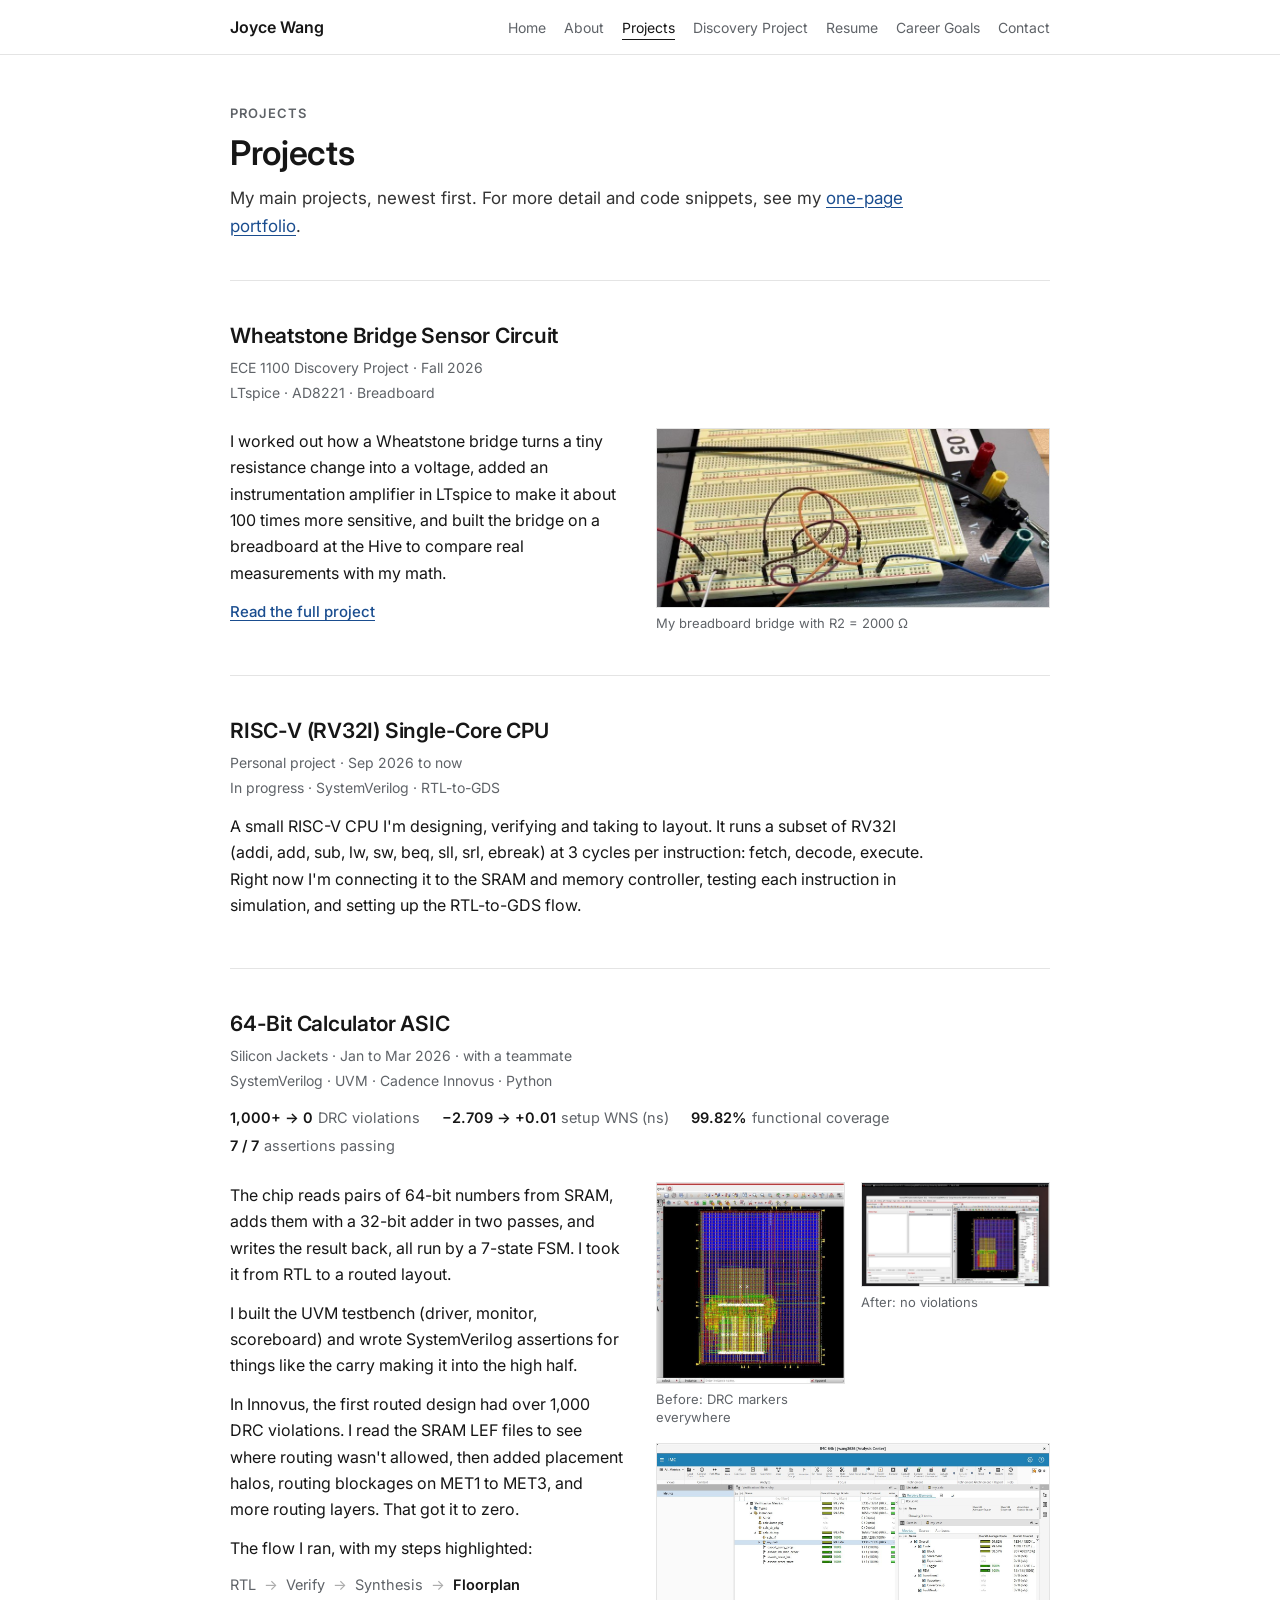
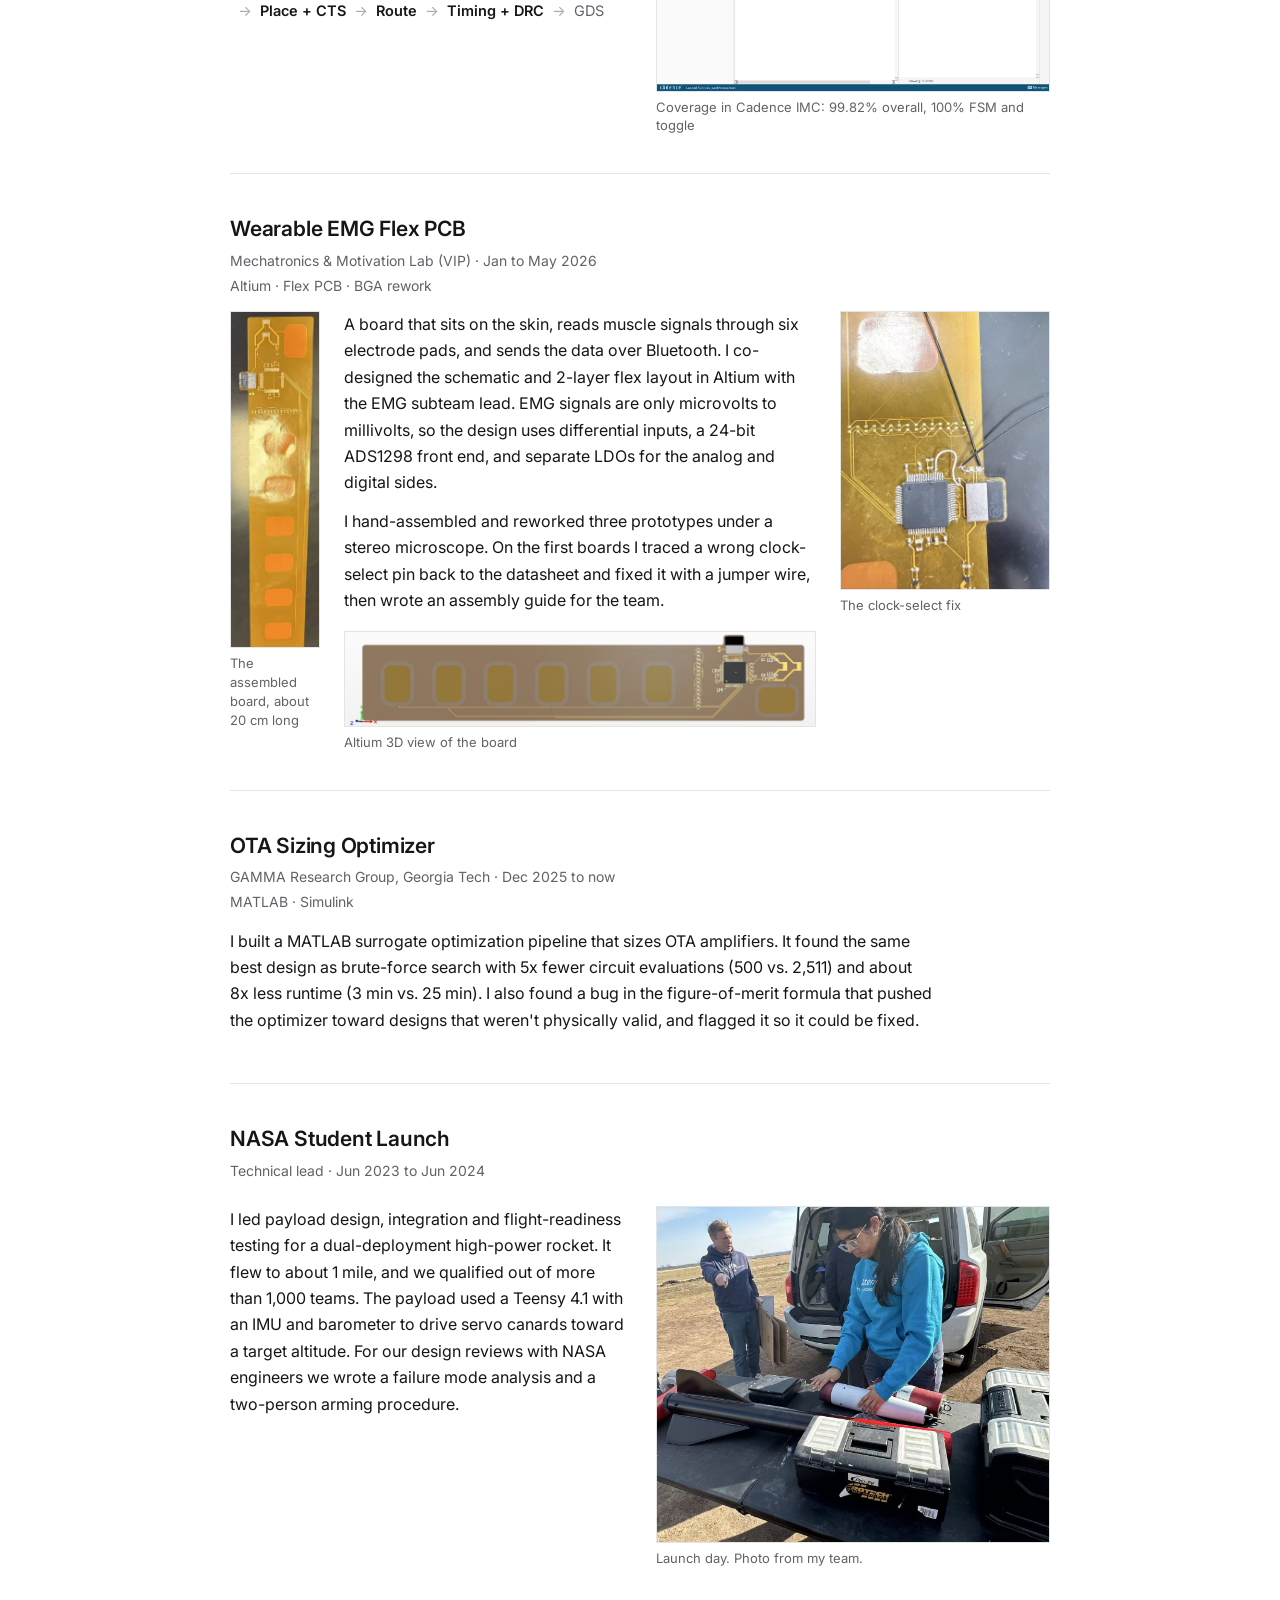
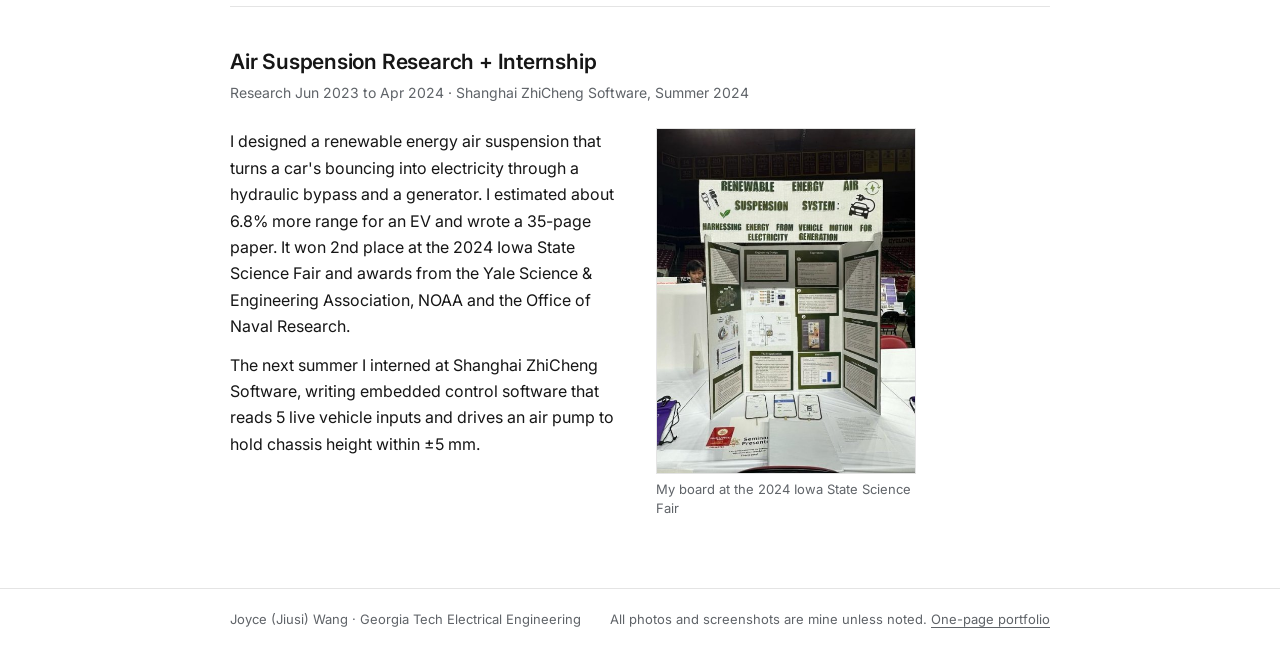
<file: projects.html>
<!doctype html>
<html lang="en">
<head>
<meta charset="utf-8">
<meta name="viewport" content="width=device-width, initial-scale=1">
<title>Projects | Joyce Wang</title>
<meta name="description" content="Chip design, PCB and research projects by Joyce Wang.">
<link rel="preconnect" href="https://fonts.googleapis.com">
<link rel="preconnect" href="https://fonts.gstatic.com" crossorigin>
<link href="https://fonts.googleapis.com/css2?family=Inter:wght@400;500;600;700&display=swap" rel="stylesheet">
<link rel="stylesheet" href="style.css">
</head>
<body>
<a class="skip" href="#main">Skip to content</a>
<header class="bar">
  <div class="wrap">
    <a class="name" href="index.html">Joyce Wang</a>
    <nav aria-label="Main">
      <a href="index.html">Home</a>
      <a href="about.html">About</a>
      <a href="projects.html" aria-current="page">Projects</a>
      <a href="discovery.html">Discovery Project</a>
      <a href="resume.html">Resume</a>
      <a href="goals.html">Career Goals</a>
      <a href="contact.html">Contact</a>
    </nav>
  </div>
</header>
<main id="main" class="wrap">
<div class="page-head">
  <div class="eyebrow">Projects</div>
  <h1>Projects</h1>
  <p class="lede">My main projects, newest first. For more detail and code snippets, see my <a href="portfolio.html">one-page portfolio</a>.</p>
</div>

<section>
  <div class="sec-head">
    <div><h2>Wheatstone Bridge Sensor Circuit</h2><div class="meta">ECE 1100 Discovery Project · Fall 2026</div></div>
    <div class="tags"><span class="tag">LTspice</span><span class="tag">AD8221</span><span class="tag">Breadboard</span></div>
  </div>
  <div class="part">
    <div class="text">
      <p>I worked out how a Wheatstone bridge turns a tiny resistance change into a voltage, added an instrumentation amplifier in LTspice to make it about 100 times more sensitive, and built the bridge on a breadboard at the Hive to compare real measurements with my math.</p>
      <p><a class="btn" href="discovery.html">Read the full project</a></p>
    </div>
    <figure><img src="img/bridge-breadboard.jpg" alt="Breadboard with the Wheatstone bridge resistors wired to a power supply" width="853" height="388"><figcaption>My breadboard bridge with R2 = 2000 Ω</figcaption></figure>
  </div>
</section>

<section>
  <div class="sec-head">
    <div><h2>RISC-V (RV32I) Single-Core CPU</h2><div class="meta">Personal project · Sep 2026 to now</div></div>
    <div class="tags"><span class="status">In progress</span><span class="tag">SystemVerilog</span><span class="tag">RTL-to-GDS</span></div>
  </div>
  <div class="text">
    <p>A small RISC-V CPU I'm designing, verifying and taking to layout. It runs a subset of RV32I (addi, add, sub, lw, sw, beq, sll, srl, ebreak) at 3 cycles per instruction: fetch, decode, execute. Right now I'm connecting it to the SRAM and memory controller, testing each instruction in simulation, and setting up the RTL-to-GDS flow.</p>
  </div>
</section>

<section>
  <div class="sec-head">
    <div><h2>64-Bit Calculator ASIC</h2><div class="meta">Silicon Jackets · Jan to Mar 2026 · with a teammate</div></div>
    <div class="tags"><span class="tag">SystemVerilog</span><span class="tag">UVM</span><span class="tag">Cadence Innovus</span><span class="tag">Python</span></div>
  </div>
  <div class="specs">
    <div class="spec"><div class="v">1,000+ → 0</div><div class="k">DRC violations</div></div>
    <div class="spec"><div class="v">−2.709 → +0.01</div><div class="k">setup WNS (ns)</div></div>
    <div class="spec"><div class="v">99.82%</div><div class="k">functional coverage</div></div>
    <div class="spec"><div class="v">7 / 7</div><div class="k">assertions passing</div></div>
  </div>
  <div class="part">
    <div class="text">
      <p>The chip reads pairs of 64-bit numbers from SRAM, adds them with a 32-bit adder in two passes, and writes the result back, all run by a 7-state FSM. I took it from RTL to a routed layout.</p>
      <p>I built the UVM testbench (driver, monitor, scoreboard) and wrote SystemVerilog assertions for things like the carry making it into the high half.</p>
      <p>In Innovus, the first routed design had over 1,000 DRC violations. I read the SRAM LEF files to see where routing wasn't allowed, then added placement halos, routing blockages on MET1 to MET3, and more routing layers. That got it to zero.</p>
      <p>The flow I ran, with my steps highlighted:</p>
      <ol class="flow" aria-label="RTL to GDS flow">
        <li>RTL</li><li>Verify</li><li>Synthesis</li><li class="me">Floorplan</li><li class="me">Place + CTS</li><li class="me">Route</li><li class="me">Timing + DRC</li><li>GDS</li>
      </ol>
    </div>
    <div class="figs">
      <div class="figs two">
        <figure><img src="layout-before.jpg" alt="Innovus layout covered in DRC violation markers" width="637" height="680" loading="lazy"><figcaption>Before: DRC markers everywhere</figcaption></figure>
        <figure><img src="layout-after.jpg" alt="Innovus window with an empty violation browser next to the clean layout" width="955" height="527" loading="lazy"><figcaption>After: no violations</figcaption></figure>
      </div>
      <figure><img src="coverage.jpg" alt="Cadence IMC coverage report showing 99.82 percent overall coverage" width="1536" height="965" loading="lazy"><figcaption>Coverage in Cadence IMC: 99.82% overall, 100% FSM and toggle</figcaption></figure>
    </div>
  </div>
</section>

<section>
  <div class="sec-head">
    <div><h2>Wearable EMG Flex PCB</h2><div class="meta">Mechatronics &amp; Motivation Lab (VIP) · Jan to May 2026</div></div>
    <div class="tags"><span class="tag">Altium</span><span class="tag">Flex PCB</span><span class="tag">BGA rework</span></div>
  </div>
  <div class="flexrow">
    <figure class="vstrip"><img src="flex-strip-v.jpg" alt="The assembled flexible PCB shown vertically with six orange electrode pads" width="378" height="1440"><figcaption>The assembled board, about 20 cm long</figcaption></figure>
    <div class="text">
      <p>A board that sits on the skin, reads muscle signals through six electrode pads, and sends the data over Bluetooth. I co-designed the schematic and 2-layer flex layout in Altium with the EMG subteam lead. EMG signals are only microvolts to millivolts, so the design uses differential inputs, a 24-bit ADS1298 front end, and separate LDOs for the analog and digital sides.</p>
      <p>I hand-assembled and reworked three prototypes under a stereo microscope. On the first boards I traced a wrong clock-select pin back to the datasheet and fixed it with a jumper wire, then wrote an assembly guide for the team.</p>
      <figure style="margin-top:18px"><img src="emg-3d.jpg" alt="Altium 3D view of the flex board" width="1950" height="388" loading="lazy"><figcaption>Altium 3D view of the board</figcaption></figure>
    </div>
    <figure class="side"><img src="flex-clksel.jpg" alt="Jumper wire soldered next to the ADS1298 on the flex board" width="900" height="1200" loading="lazy"><figcaption>The clock-select fix</figcaption></figure>
  </div>
</section>

<section>
  <div class="sec-head">
    <div><h2>OTA Sizing Optimizer</h2><div class="meta">GAMMA Research Group, Georgia Tech · Dec 2025 to now</div></div>
    <div class="tags"><span class="tag">MATLAB</span><span class="tag">Simulink</span></div>
  </div>
  <div class="text">
    <p>I built a MATLAB surrogate optimization pipeline that sizes OTA amplifiers. It found the same best design as brute-force search with 5x fewer circuit evaluations (500 vs. 2,511) and about 8x less runtime (3 min vs. 25 min). I also found a bug in the figure-of-merit formula that pushed the optimizer toward designs that weren't physically valid, and flagged it so it could be fixed.</p>
  </div>
</section>

<section>
  <div class="sec-head">
    <div><h2>NASA Student Launch</h2><div class="meta">Technical lead · Jun 2023 to Jun 2024</div></div>
  </div>
  <div class="part">
    <div class="text">
      <p>I led payload design, integration and flight-readiness testing for a dual-deployment high-power rocket. It flew to about 1 mile, and we qualified out of more than 1,000 teams. The payload used a Teensy 4.1 with an IMU and barometer to drive servo canards toward a target altitude. For our design reviews with NASA engineers we wrote a failure mode analysis and a two-person arming procedure.</p>
    </div>
    <figure><img src="nasa-launch.jpg" alt="Team members assembling a high-power rocket on a folding table at a launch field" width="1300" height="1111" loading="lazy"><figcaption>Launch day. Photo from my team.</figcaption></figure>
  </div>
</section>

<section>
  <div class="sec-head">
    <div><h2>Air Suspension Research + Internship</h2><div class="meta">Research Jun 2023 to Apr 2024 · Shanghai ZhiCheng Software, Summer 2024</div></div>
  </div>
  <div class="part">
    <div class="text">
      <p>I designed a renewable energy air suspension that turns a car's bouncing into electricity through a hydraulic bypass and a generator. I estimated about 6.8% more range for an EV and wrote a 35-page paper. It won 2nd place at the 2024 Iowa State Science Fair and awards from the Yale Science &amp; Engineering Association, NOAA and the Office of Naval Research.</p>
      <p>The next summer I interned at Shanghai ZhiCheng Software, writing embedded control software that reads 5 live vehicle inputs and drives an air pump to hold chassis height within ±5 mm.</p>
    </div>
    <figure class="narrow"><img src="poster.jpg" alt="Trifold poster titled Renewable Energy Air Suspension System at a science fair" width="510" height="680" loading="lazy"><figcaption>My board at the 2024 Iowa State Science Fair</figcaption></figure>
  </div>
</section>
</main>
<footer>
  <div class="wrap">
    <span>Joyce (Jiusi) Wang · Georgia Tech Electrical Engineering</span>
    <span>All photos and screenshots are mine unless noted. <a href="portfolio.html">One-page portfolio</a></span>
  </div>
</footer>
</body>
</html>
</file>
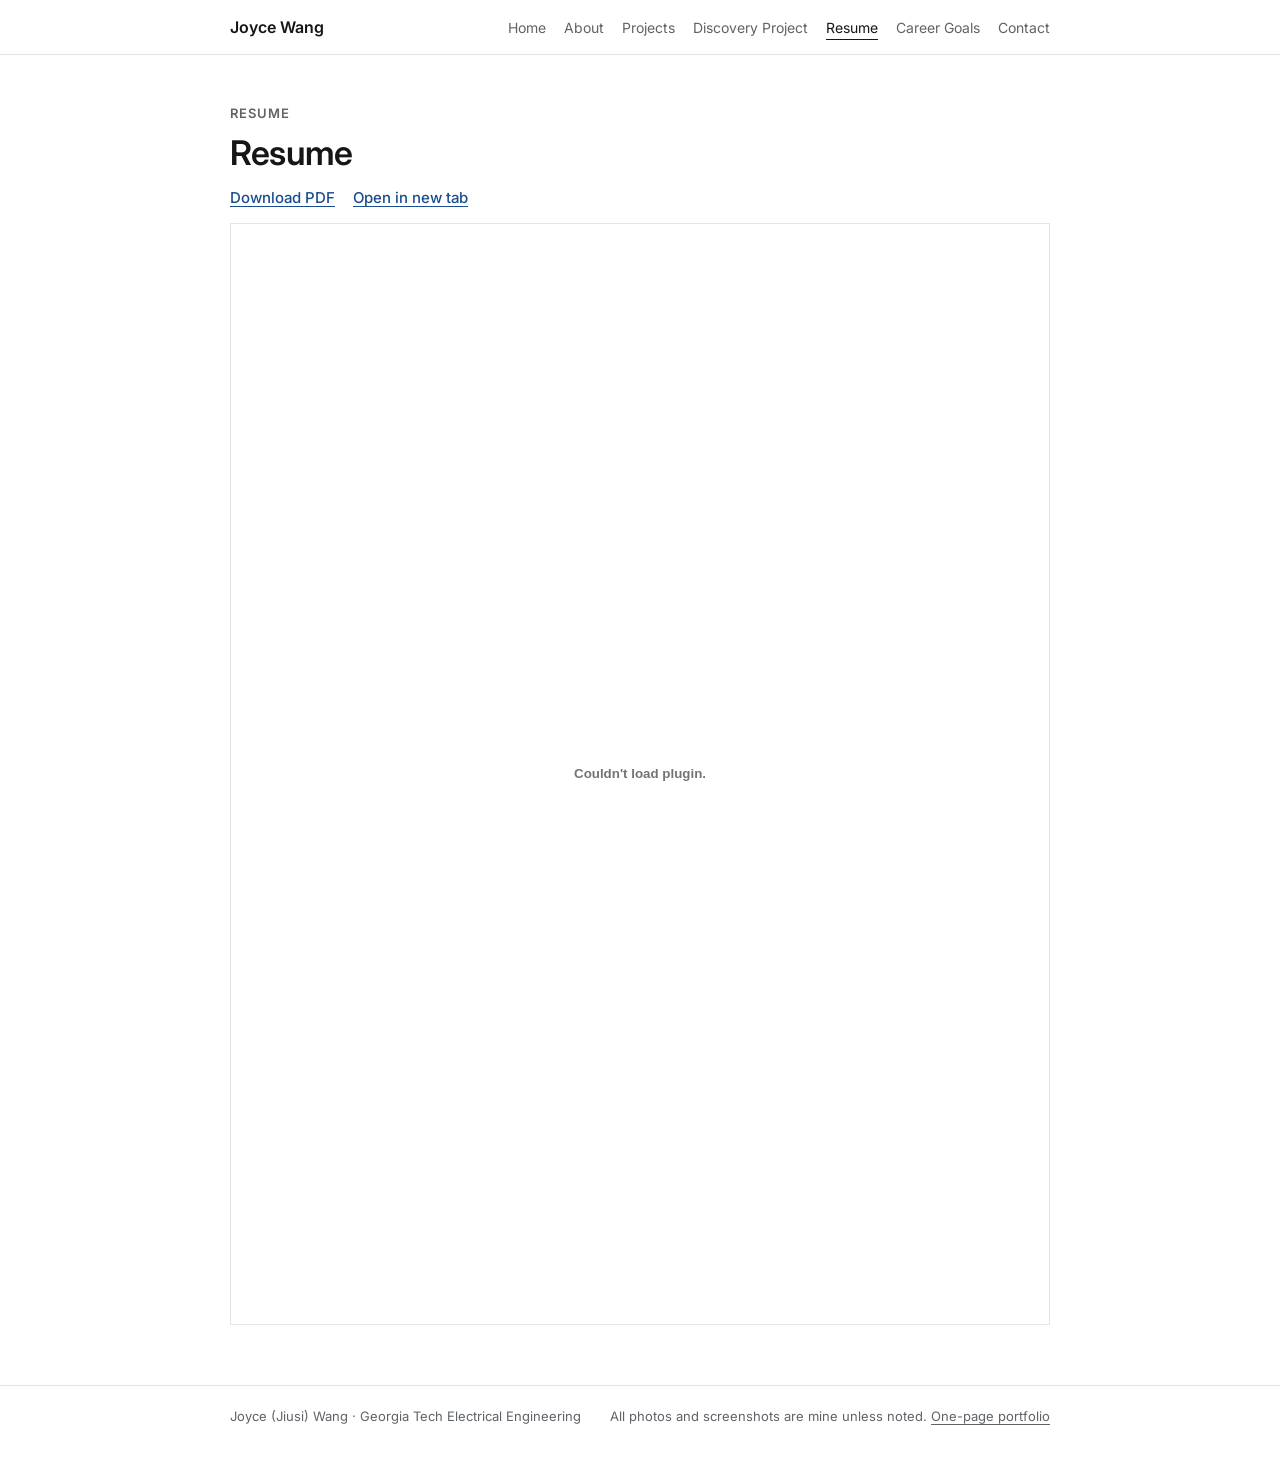
<file: resume.html>
<!doctype html>
<html lang="en">
<head>
<meta charset="utf-8">
<meta name="viewport" content="width=device-width, initial-scale=1">
<title>Resume | Joyce Wang</title>
<meta name="description" content="View or download Joyce Wang's resume.">
<link rel="preconnect" href="https://fonts.googleapis.com">
<link rel="preconnect" href="https://fonts.gstatic.com" crossorigin>
<link href="https://fonts.googleapis.com/css2?family=Inter:wght@400;500;600;700&display=swap" rel="stylesheet">
<link rel="stylesheet" href="style.css">
</head>
<body>
<a class="skip" href="#main">Skip to content</a>
<header class="bar">
  <div class="wrap">
    <a class="name" href="index.html">Joyce Wang</a>
    <nav aria-label="Main">
      <a href="index.html">Home</a>
      <a href="about.html">About</a>
      <a href="projects.html">Projects</a>
      <a href="discovery.html">Discovery Project</a>
      <a href="resume.html" aria-current="page">Resume</a>
      <a href="goals.html">Career Goals</a>
      <a href="contact.html">Contact</a>
    </nav>
  </div>
</header>
<main id="main" class="wrap">
<div class="page-head">
  <div class="eyebrow">Resume</div>
  <h1>Resume</h1>
  <p><a class="btn" href="Joyce_Wang_Resume.pdf" download>Download PDF</a><a class="btn alt" href="Joyce_Wang_Resume.pdf" target="_blank" rel="noopener">Open in new tab</a></p>
  <div class="viewer">
    <object data="Joyce_Wang_Resume.pdf#view=FitH" type="application/pdf" aria-label="Joyce Wang resume PDF"></object>
    <img class="preview" src="img/resume-preview.jpg" alt="Joyce Wang's one-page resume" width="1020" height="1320" loading="lazy">
  </div>
</div>
</main>
<footer>
  <div class="wrap">
    <span>Joyce (Jiusi) Wang · Georgia Tech Electrical Engineering</span>
    <span>All photos and screenshots are mine unless noted. <a href="portfolio.html">One-page portfolio</a></span>
  </div>
</footer>
</body>
</html>
</file>
<file: style.css>
/* ECE 1100 ePortfolio: minimal and professional */
:root { --fg: #161616; --muted: #5f6368; --line: #e4e4e4; --link: #1a4d8f; --bg: #ffffff; --soft: #f6f6f6; }
* { box-sizing: border-box; }
html { -webkit-text-size-adjust: 100%; }
body { margin: 0; background: var(--bg); color: var(--fg); font-family: "Inter", system-ui, -apple-system, "Segoe UI", sans-serif; font-size: 16px; line-height: 1.65; }
.wrap { max-width: 860px; margin: 0 auto; padding-inline: 20px; }
a { color: var(--link); text-underline-offset: 3px; }
a:focus-visible { outline: 2px solid var(--link); outline-offset: 2px; }
h1, h2, h3 { margin: 0; font-weight: 600; letter-spacing: -0.01em; }
p { margin: 0 0 12px; }
img, video, svg { max-width: 100%; height: auto; display: block; }
.skip { position: absolute; left: -999px; top: 0; }
.skip:focus { left: 8px; top: 8px; background: #fff; padding: 6px 10px; z-index: 10; }

/* header */
.bar { border-bottom: 1px solid var(--line); background: var(--bg); }
.bar .wrap { display: flex; flex-wrap: wrap; justify-content: space-between; align-items: center; gap: 8px 20px; padding-block: 14px; }
.bar .name { font-weight: 600; color: var(--fg); text-decoration: none; }
.bar nav { display: flex; flex-wrap: wrap; gap: 4px 18px; font-size: 14px; }
.bar nav a { color: var(--muted); text-decoration: none; }
.bar nav a:hover, .bar nav a[aria-current="page"] { color: var(--fg); }
.bar nav a[aria-current="page"] { text-decoration: underline; text-underline-offset: 6px; }

main { padding-bottom: 32px; }

/* page head */
.page-head { padding-block: 48px 28px; }
.eyebrow { font-size: 13px; font-weight: 600; text-transform: uppercase; letter-spacing: .08em; color: var(--muted); }
.page-head h1 { font-size: 34px; line-height: 1.15; margin-block: 8px 12px; }
.lede { font-size: 17px; color: #333; max-width: 40em; }

/* home */
.hero { padding-block: 52px 36px; display: grid; grid-template-columns: minmax(0, 1fr) 240px; gap: 40px; align-items: start; }
.hero > * { min-width: 0; }
.hero h1 { font-size: 36px; line-height: 1.15; margin-block: 8px 12px; }
.facts { display: flex; flex-wrap: wrap; gap: 2px 18px; margin-top: 10px; font-size: 14.5px; color: var(--muted); }
.facts strong { color: var(--fg); font-weight: 500; }

/* sections */
section { border-top: 1px solid var(--line); padding-block: 38px; }
section > h2 { font-size: 13px; font-weight: 600; text-transform: uppercase; letter-spacing: .08em; color: var(--muted); margin-bottom: 20px; }
.sec-head { margin-bottom: 14px; }
.sec-head h2 { font-size: 21px; margin: 0 0 2px; }
.meta { font-size: 14px; color: var(--muted); }
h3 { font-size: 17px; margin: 24px 0 6px; }
.text { max-width: 44em; }
ul.list, ol.list { margin: 0 0 12px; padding-left: 1.2em; }
ul.list li, ol.list li { margin-bottom: 5px; }

/* tags and status read as plain gray text */
.tags { font-size: 14px; color: var(--muted); margin-top: 2px; }
.tag, .status { font: inherit; background: none; border: 0; padding: 0; color: inherit; }
.tags > * + *::before { content: " · "; }

/* number strip as one plain line */
.specs { display: flex; flex-wrap: wrap; gap: 4px 22px; margin: 0 0 16px; font-size: 14.5px; color: var(--muted); }
.spec { padding: 0; border: 0; }
.spec .v { display: inline; font-weight: 600; color: var(--fg); }
.spec .k { display: inline; margin-left: 5px; }

.part { display: grid; grid-template-columns: minmax(0, 1fr) minmax(0, 1fr); gap: 32px; align-items: start; margin-top: 24px; }
.part:first-child { margin-top: 0; }
.part > * { min-width: 0; }
.figs { display: grid; gap: 16px; min-width: 0; }
.figs.two { grid-template-columns: minmax(0, 1fr) minmax(0, 1fr); align-items: start; }

figure { margin: 0; min-width: 0; }
figure img { width: 100%; height: auto; border: 1px solid var(--line); }
figcaption { font-size: 13px; color: var(--muted); margin-top: 6px; line-height: 1.45; }
.narrow { max-width: 260px; }

.flexrow { display: grid; grid-template-columns: 90px minmax(0, 1fr) 210px; gap: 24px; align-items: start; }
.flexrow > * { min-width: 0; }
.vstrip img { max-width: 90px; }

/* rows with a label column */
.rows { border-top: 1px solid var(--line); }
.row { display: grid; grid-template-columns: 150px minmax(0, 1fr); gap: 4px 24px; padding-block: 13px; border-bottom: 1px solid var(--line); }
.row .when { font-size: 14px; color: var(--muted); padding-top: 1px; }
.row h3 { margin: 0 0 3px; font-size: 16px; }
.row p { margin: 0; }

/* flow as plain text */
.flow { list-style: none; padding: 0; margin: 4px 0 12px; display: flex; flex-wrap: wrap; gap: 2px 0; font-size: 14.5px; color: var(--muted); }
.flow li { border: 0; background: none; padding: 0; }
.flow li.me { color: var(--fg); font-weight: 600; }
.flow li + li::before { content: "\2192"; margin: 0 8px; color: #aaa; font-weight: 400; }

pre.eq { font-family: ui-monospace, "SFMono-Regular", Consolas, monospace; font-size: 13.5px; background: var(--soft); border: 0; padding: 10px 14px; overflow-x: auto; margin: 4px 0 14px; }

.tbl { overflow-x: auto; margin: 4px 0 16px; -webkit-overflow-scrolling: touch; }
table { border-collapse: collapse; width: 100%; font-size: 14px; }
th, td { border-bottom: 1px solid var(--line); padding: 7px 12px 7px 0; text-align: left; white-space: nowrap; }
th { font-weight: 600; border-bottom-color: #bbb; }
td { font-variant-numeric: tabular-nums; }
caption { caption-side: bottom; text-align: left; font-size: 13px; color: var(--muted); padding-top: 6px; }

.diagram { border: 1px solid var(--line); padding: 10px; }
.diagram svg { width: 100%; }
.st { stroke: var(--fg); }
.dt { font-family: ui-monospace, Consolas, monospace; font-size: 13px; fill: var(--fg); }
.dts { font-family: ui-monospace, Consolas, monospace; font-size: 11px; fill: var(--muted); }
:root { --accent: #1a4d8f; }

/* buttons become plain links */
.btn { display: inline; font: inherit; font-size: 15px; font-weight: 500; padding: 0; background: none; border: 0; color: var(--link); text-decoration: underline; text-underline-offset: 3px; margin: 0 18px 0 0; }
.btn.alt { color: var(--link); }

.viewer { border: 1px solid var(--line); margin-top: 12px; }
.viewer object { display: block; width: 100%; height: 1100px; border: 0; }
.viewer .preview { display: none; border: 0; }

.contact-rows .row { grid-template-columns: 140px minmax(0, 1fr); }

footer { border-top: 1px solid var(--line); }
footer .wrap { display: flex; flex-wrap: wrap; justify-content: space-between; gap: 6px 20px; padding-block: 20px 30px; font-size: 13px; color: var(--muted); }
footer a { color: var(--muted); }

@media (max-width: 760px) {
  .hero, .part, .figs.two { grid-template-columns: 1fr; }
  .hero { padding-block: 34px 24px; gap: 24px; }
  .hero figure { max-width: 240px; }
  .page-head { padding-block: 32px 20px; }
  .page-head h1, .hero h1 { font-size: 28px; }
  .flexrow { grid-template-columns: 70px minmax(0, 1fr); gap: 16px; }
  .vstrip img { max-width: 70px; }
  .flexrow .side { grid-column: 1 / -1; max-width: 240px; }
  .row, .contact-rows .row { grid-template-columns: 1fr; gap: 0; }
  section { padding-block: 30px; }
  .viewer object { display: none; }
  .viewer .preview { display: block; }
}
</file>
